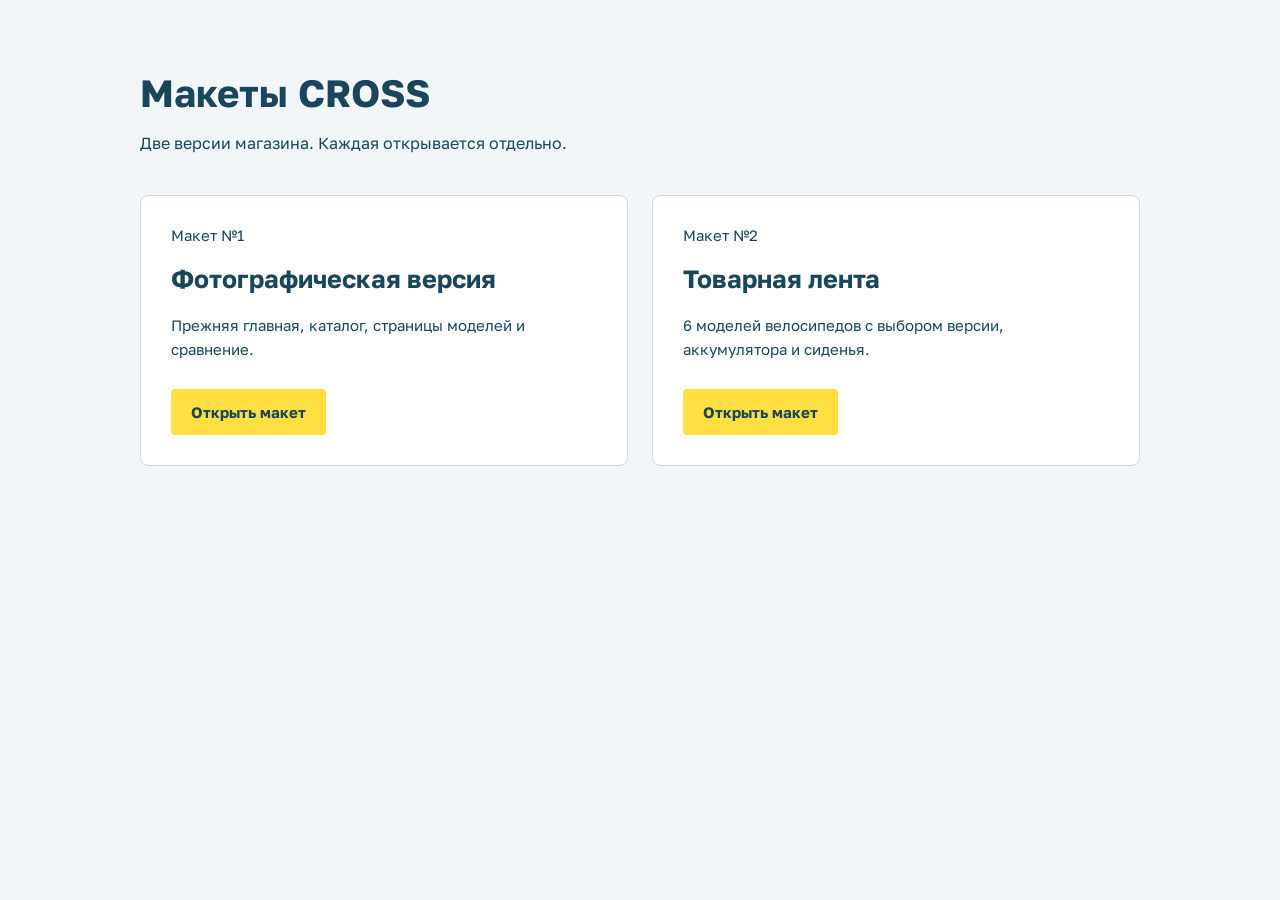
<file: public/index.html>
<!doctype html>
<html lang="ru">
<head>
  <meta charset="utf-8">
  <meta name="viewport" content="width=device-width, initial-scale=1">
  <title>CROSS | Макеты</title>
  <link rel="icon" href="data:,">
  <link rel="stylesheet" href="./mockups.css">
</head>
<body>
  <main>
    <h1>Макеты CROSS</h1>
    <p>Две версии магазина. Каждая открывается отдельно.</p>
    <div class="versions">
      <a href="./mockup-1/"><span>Макет №1</span><h2>Фотографическая версия</h2><p>Прежняя главная, каталог, страницы моделей и сравнение.</p><strong>Открыть макет</strong></a>
      <a href="./mockup-2/"><span>Макет №2</span><h2>Товарная лента</h2><p>6 моделей велосипедов с выбором версии, аккумулятора и сиденья.</p><strong>Открыть макет</strong></a>
    </div>
  </main>
</body>
</html>
</file>
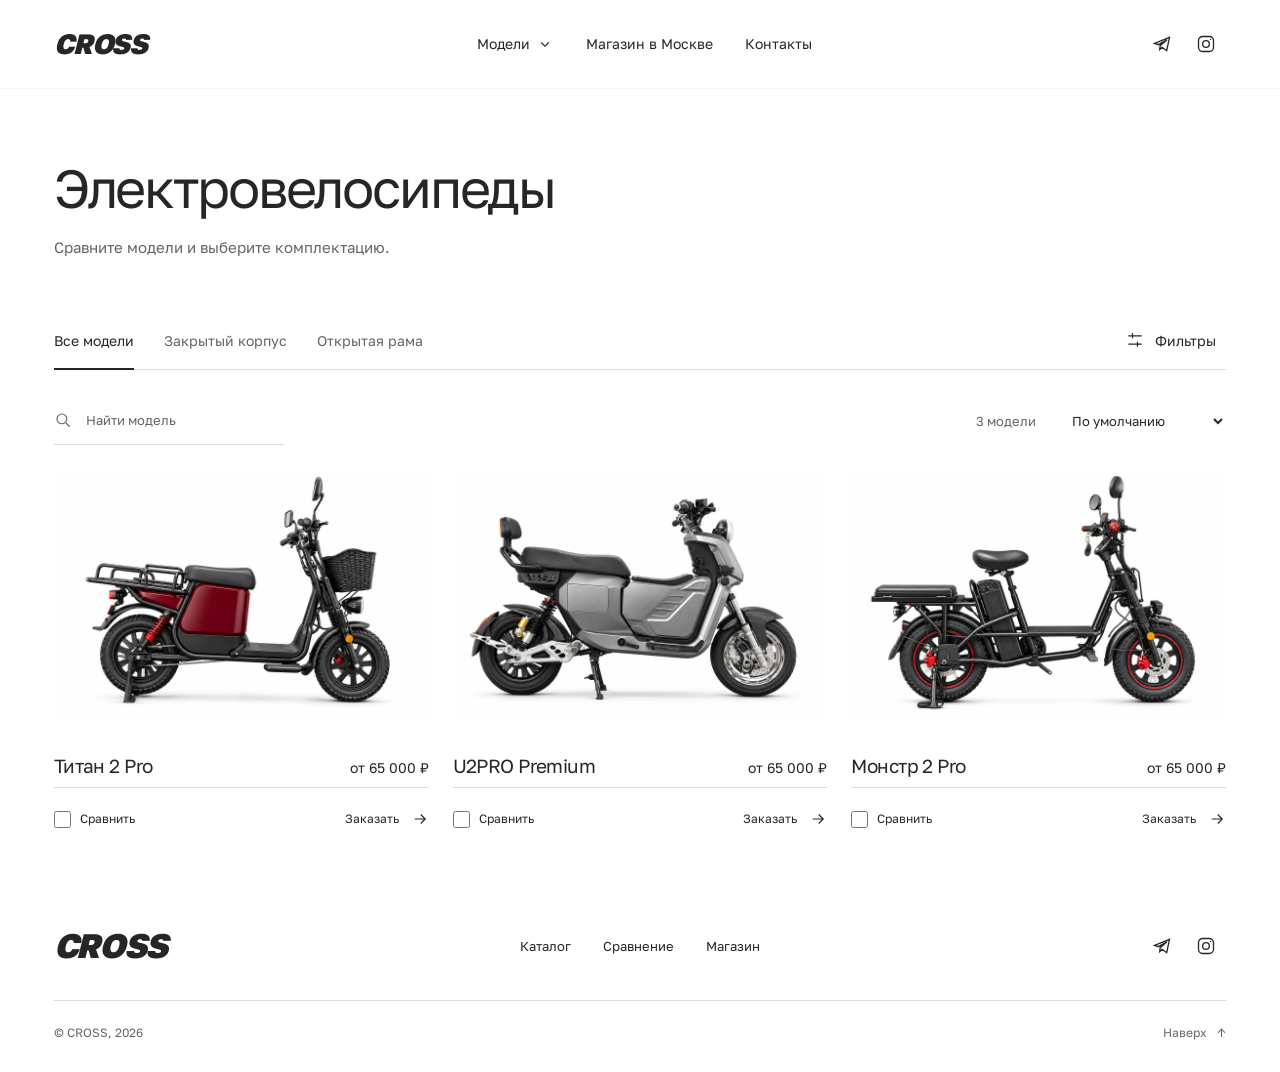
<file: public/catalog/index.html>
<!doctype html>
<html lang="ru">
<head>
  <meta charset="utf-8">
  <meta name="viewport" content="width=device-width, initial-scale=1">
  <meta name="theme-color" content="#f5f5f2">
  <meta name="description" content="Каталог электровелосипедов CROSS. Сравните модели и выберите комплектацию.">
  <title>Каталог электровелосипедов | CROSS</title>
  <link rel="icon" href="data:,">
  <link rel="preload" href="../assets/GolosText.ttf" as="font" type="font/ttf" crossorigin>
  <link rel="stylesheet" href="../style.css">
  <script type="module" src="../app.js"></script>
</head>
<body data-page="catalog">
  <a class="skip" href="#main">Перейти к содержимому</a>
  <header class="site-header" data-header></header>
  <main id="main" class="catalog-page section-wrap">
    <div class="catalog-heading"><h1>Электровелосипеды</h1><p>Сравните модели и выберите комплектацию.</p></div>
    <div class="catalog-toolbar">
      <div class="category-tabs" role="group" aria-label="Конструкция байка">
        <button type="button" data-category="all" aria-pressed="true">Все модели</button>
        <button type="button" data-category="enclosed" aria-pressed="false">Закрытый корпус</button>
        <button type="button" data-category="open" aria-pressed="false">Открытая рама</button>
      </div>
      <button class="filter-button" type="button" data-open-filters><svg viewBox="0 0 24 24" aria-hidden="true"><path d="M4 7h16M4 17h16M9 4v6M15 14v6"/></svg>Фильтры<span data-filter-count></span></button>
    </div>
    <div class="catalog-controls">
      <label class="search-field"><svg viewBox="0 0 24 24" aria-hidden="true"><circle cx="10.5" cy="10.5" r="6.5"/><path d="m16 16 5 5"/></svg><input type="search" name="search" placeholder="Найти модель" aria-label="Найти модель" data-search></label>
      <span class="result-count" data-result-count role="status"></span>
      <label class="sort-field"><span class="sr-only">Сортировка</span><select data-sort><option value="featured">По умолчанию</option><option value="price-asc">Сначала дешевле</option><option value="price-desc">Сначала дороже</option></select></label>
    </div>
    <div class="active-filters" data-active-filters></div>
    <div class="product-grid" data-catalog-products></div>
    <div class="empty-state" data-empty hidden><h2>Ничего не нашлось</h2><p>Попробуйте другое название или сбросьте фильтры.</p><button class="button button-dark" type="button" data-reset-catalog>Показать все модели</button></div>
  </main>
  <dialog class="filter-dialog" data-filter-dialog aria-labelledby="filter-title">
    <form data-filter-form>
      <div class="dialog-heading"><h2 id="filter-title">Фильтры</h2><button class="icon-button" type="button" data-close-filters aria-label="Закрыть фильтры"><svg viewBox="0 0 24 24" aria-hidden="true"><path d="m6 6 12 12M6 18 18 6"/></svg></button></div>
      <fieldset><legend>Конструкция</legend><label class="radio-row"><input type="radio" name="frame" value="all" checked>Все модели</label><label class="radio-row"><input type="radio" name="frame" value="enclosed">Закрытый корпус</label><label class="radio-row"><input type="radio" name="frame" value="open">Открытая рама</label></fieldset>
      <fieldset><legend>Цена, ₽</legend><div class="price-inputs"><label>От<input name="min" type="number" min="0" max="9999999" step="1" inputmode="numeric" placeholder="Любая"></label><label>До<input name="max" type="number" min="0" max="9999999" step="1" inputmode="numeric" placeholder="Любая"></label></div><p class="field-help">Сравниваем начальную цену. При заданном бюджете модели с ценой по запросу не отображаются.</p><p class="field-error" data-price-error role="alert" hidden>Минимальная цена должна быть не выше максимальной.</p></fieldset>
      <div class="filter-actions"><button class="button button-dark" type="submit">Показать модели</button><button class="quiet-link" type="button" data-reset-filters>Сбросить фильтры</button></div>
    </form>
  </dialog>
  <footer class="site-footer" data-footer></footer>
  <div data-compare-tray></div>
  <p class="sr-only" data-announcement role="status"></p>
  <noscript><p class="no-script">Для каталога включите JavaScript.</p></noscript>
</body>
</html>
</file>
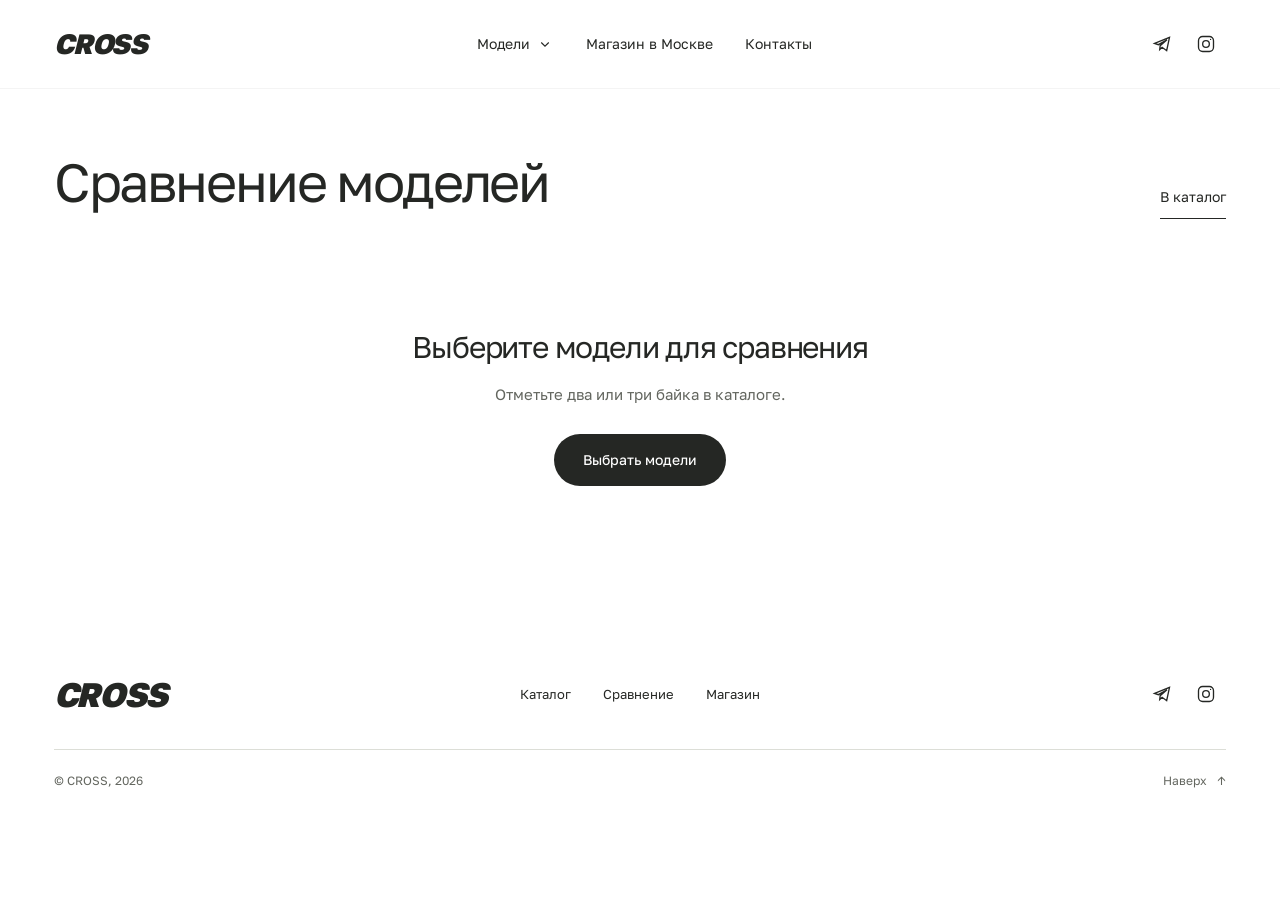
<file: public/compare/index.html>
<!doctype html>
<html lang="ru">
<head>
  <meta charset="utf-8"><meta name="viewport" content="width=device-width, initial-scale=1">
  <meta name="theme-color" content="#f5f5f2"><meta name="description" content="Сравнение моделей электровелосипедов CROSS и доступных комплектаций.">
  <title>Сравнение моделей | CROSS</title>
  <link rel="icon" href="data:,"><link rel="preload" href="../assets/GolosText.ttf" as="font" type="font/ttf" crossorigin>
  <link rel="stylesheet" href="../style.css"><script type="module" src="../app.js"></script>
</head>
<body data-page="compare">
  <a class="skip" href="#main">Перейти к содержимому</a><header class="site-header" data-header></header>
  <main id="main" class="compare-page section-wrap"><div class="section-heading"><h1>Сравнение моделей</h1><a class="text-link" href="../catalog/">В каталог</a></div><div data-comparison></div></main>
  <footer class="site-footer" data-footer></footer><p class="sr-only" data-announcement role="status"></p>
  <noscript><p class="no-script">Для сравнения включите JavaScript. <a href="../catalog/">Открыть каталог</a>.</p></noscript>
</body>
</html>
</file>
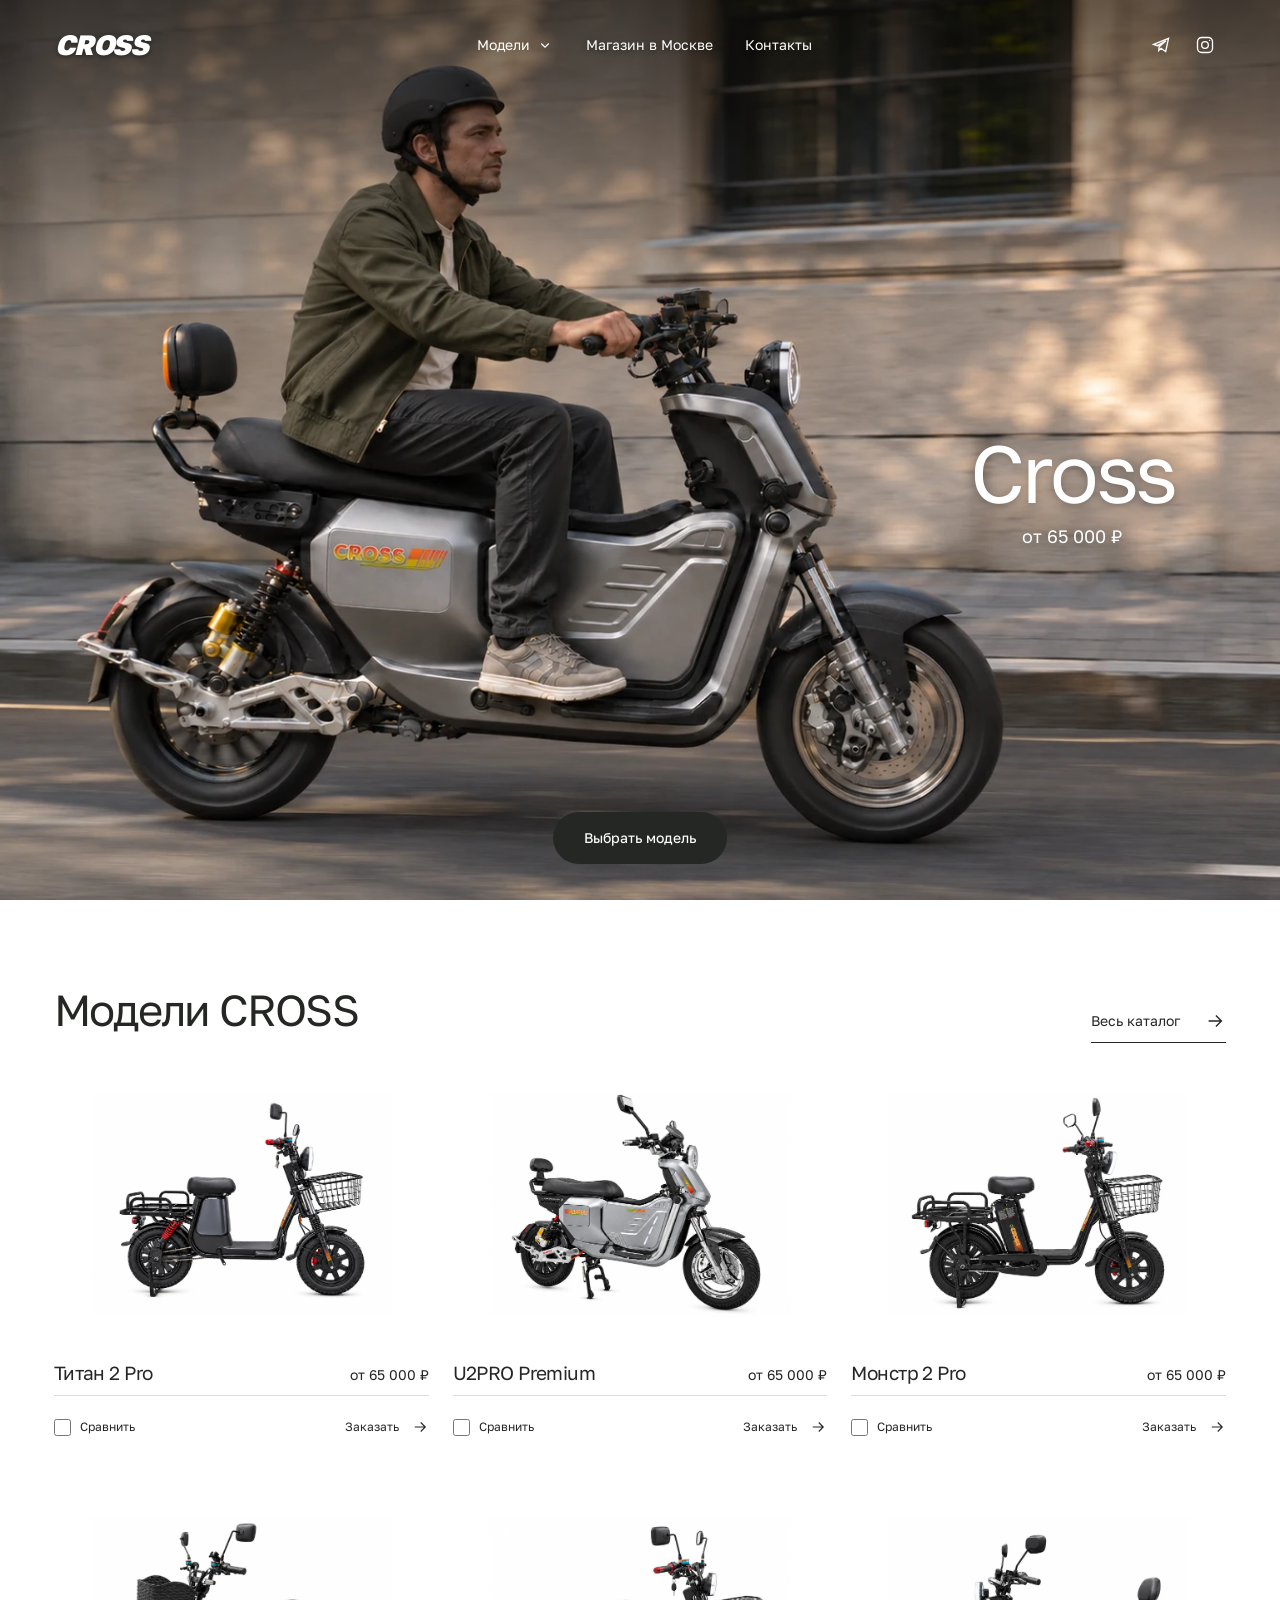
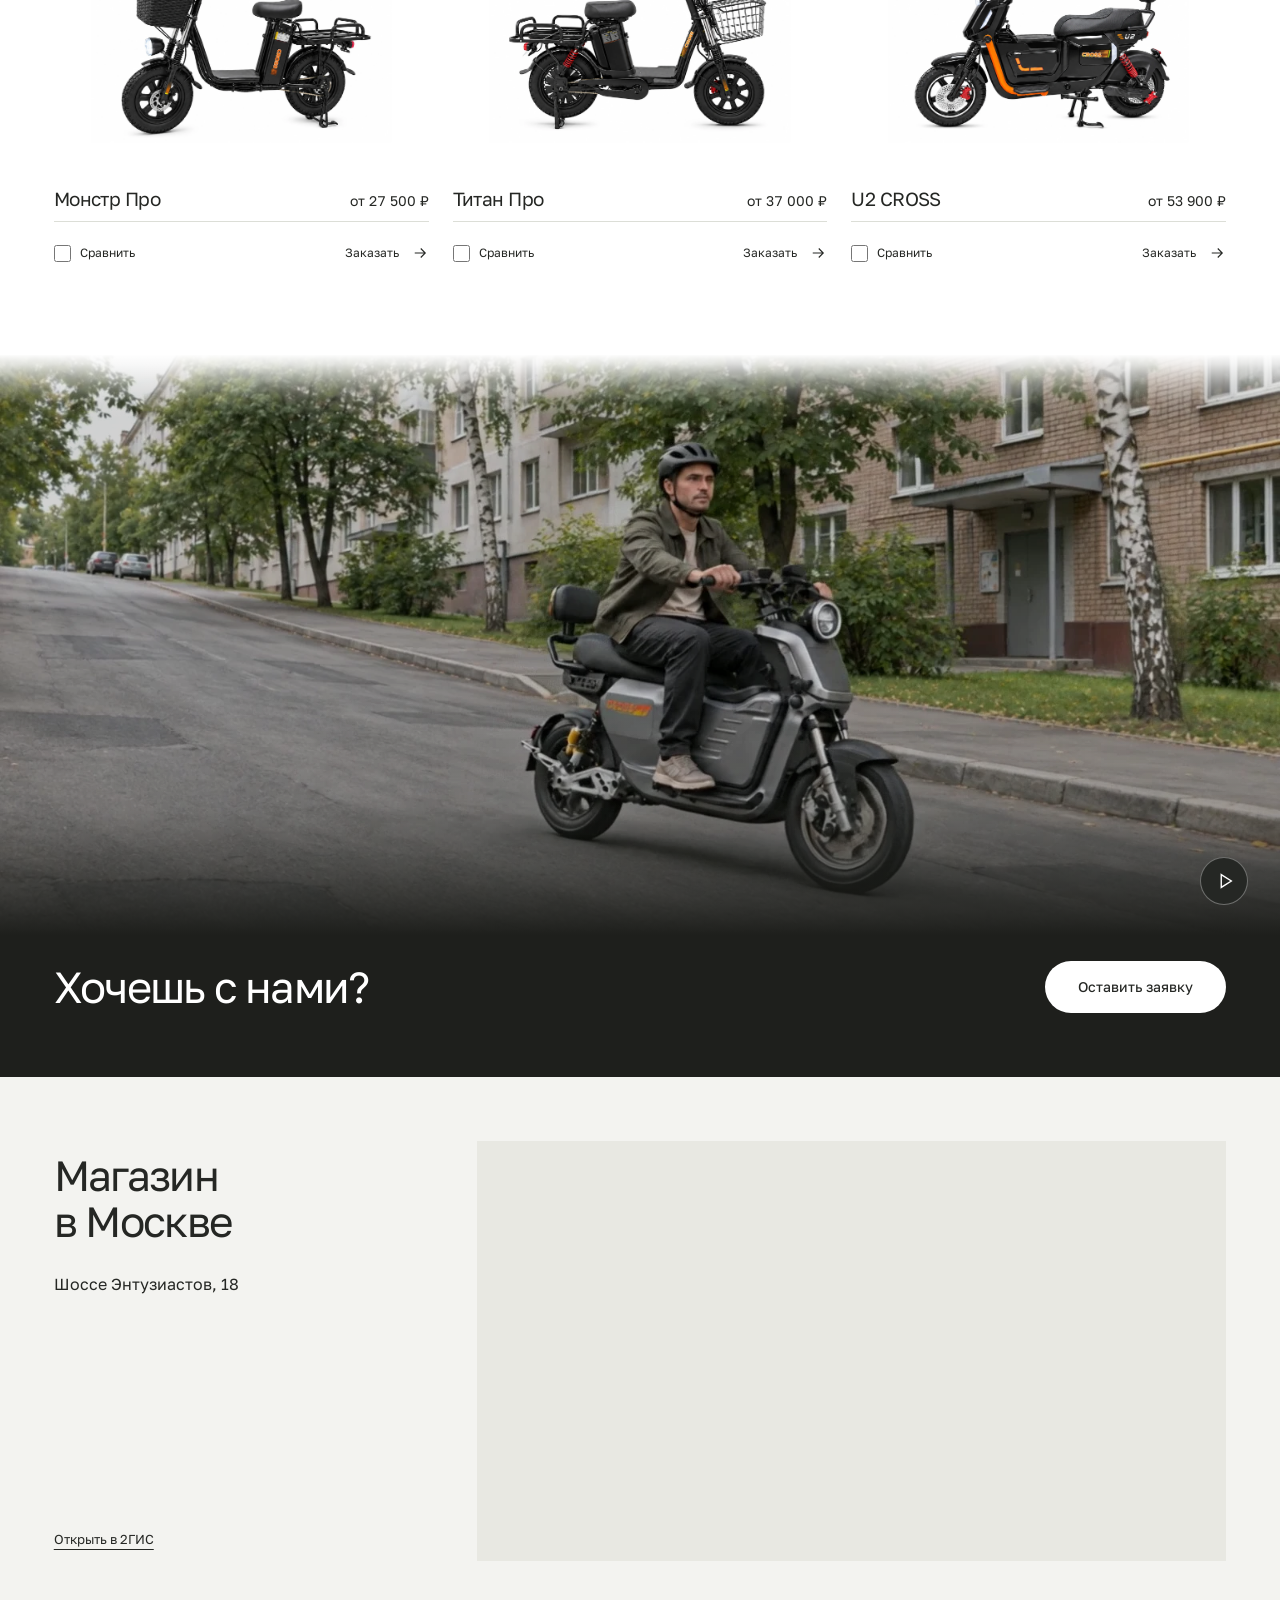
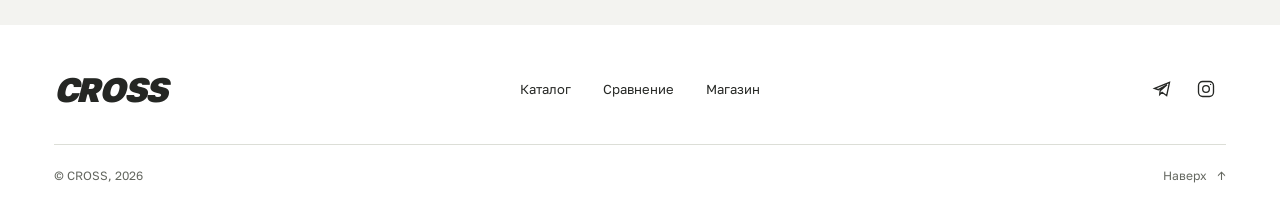
<file: public/mockup-1/index.html>
<!doctype html>
<html lang="ru">
<head>
  <meta charset="utf-8">
  <meta name="viewport" content="width=device-width, initial-scale=1">
  <meta name="theme-color" content="#f5f5f2">
  <meta name="description" content="Электровелосипеды CROSS. Выберите модель, сравните комплектации и свяжитесь с магазином в Москве.">
  <title>CROSS | Электровелосипеды в Москве</title>
  <link rel="icon" href="data:,">
  <link rel="preload" href="./assets/GolosText.ttf" as="font" type="font/ttf" crossorigin>
  <link rel="preload" href="./assets/cross-ride.webp" as="image">
  <link rel="stylesheet" href="./style.css">
  <script type="module" src="./app.js"></script>
</head>
<body data-page="home">
  <a class="skip" href="#main">Перейти к содержимому</a>
  <header class="site-header" data-header></header>
  <main id="main">
    <section class="hero" aria-labelledby="hero-title">
      <img class="hero-image" src="./assets/cross-ride.webp" alt="Человек в оливковой куртке едет на сером электробайке CROSS вдоль городского фасада" width="1672" height="941" fetchpriority="high">
      <div class="hero-copy">
        <h1 id="hero-title">Cross<span class="sr-only">, электровелосипеды</span></h1>
        <p class="hero-price">от 65 000 ₽</p>
      </div>
      <div class="hero-action"><a class="button button-dark" href="./catalog/">Выбрать модель</a></div>
    </section>
    <section class="home-models section-wrap" aria-labelledby="models-title">
      <div class="section-heading"><h2 id="models-title">Модели CROSS</h2><a class="text-link" href="./catalog/">Весь каталог <svg viewBox="0 0 24 24" aria-hidden="true"><path d="M5 12h14m-6-6 6 6-6 6"/></svg></a></div>
      <div class="product-grid" data-home-products></div>
    </section>
    <figure class="ride-film" aria-label="Поездка на CROSS по Москве">
      <video data-ride-video data-src="./assets/cross-moscow-ride.mp4" poster="./assets/cross-moscow-ride-poster.webp" width="1600" height="900" muted loop playsinline preload="none" controls aria-label="Видео поездки на электробайке CROSS"></video>
      <button class="film-toggle" data-film-toggle type="button" hidden aria-label="Воспроизвести видео"><svg viewBox="0 0 24 24" aria-hidden="true"><path d="m9 5 11 7-11 7Z"/></svg></button>
      <noscript><a class="film-fallback" href="./assets/cross-moscow-ride.mp4">Смотреть видео</a></noscript>
    </figure>
    <section class="ride-invite" aria-labelledby="ride-invite-title">
      <h2 id="ride-invite-title">Хочешь с нами?</h2>
      <a class="button button-white" href="./catalog/">Оставить заявку</a>
    </section>
    <section class="store-location section-wrap" id="store" aria-labelledby="store-title">
      <div class="location-copy">
        <h2 id="store-title">Магазин <br>в Москве</h2>
        <address>Шоссе Энтузиастов, 18</address>
        <a class="quiet-link" href="https://2gis.ru/moscow/geo/37.714302,55.749896" target="_blank" rel="noopener noreferrer">Открыть в 2ГИС</a>
      </div>
      <iframe class="location-map" title="2ГИС: магазин CROSS, Москва, шоссе Энтузиастов, 18" src="https://makemap.2gis.ru/widget?data=[base64]" width="960" height="440" loading="lazy" sandbox="allow-modals allow-forms allow-scripts allow-same-origin allow-popups allow-top-navigation-by-user-activation"></iframe>
    </section>
  </main>
  <footer class="site-footer" data-footer></footer>
  <div data-compare-tray></div>
  <p class="sr-only" data-announcement role="status"></p>
  <noscript><p class="no-script">Для выбора моделей включите JavaScript.</p></noscript>
</body>
</html>
</file>
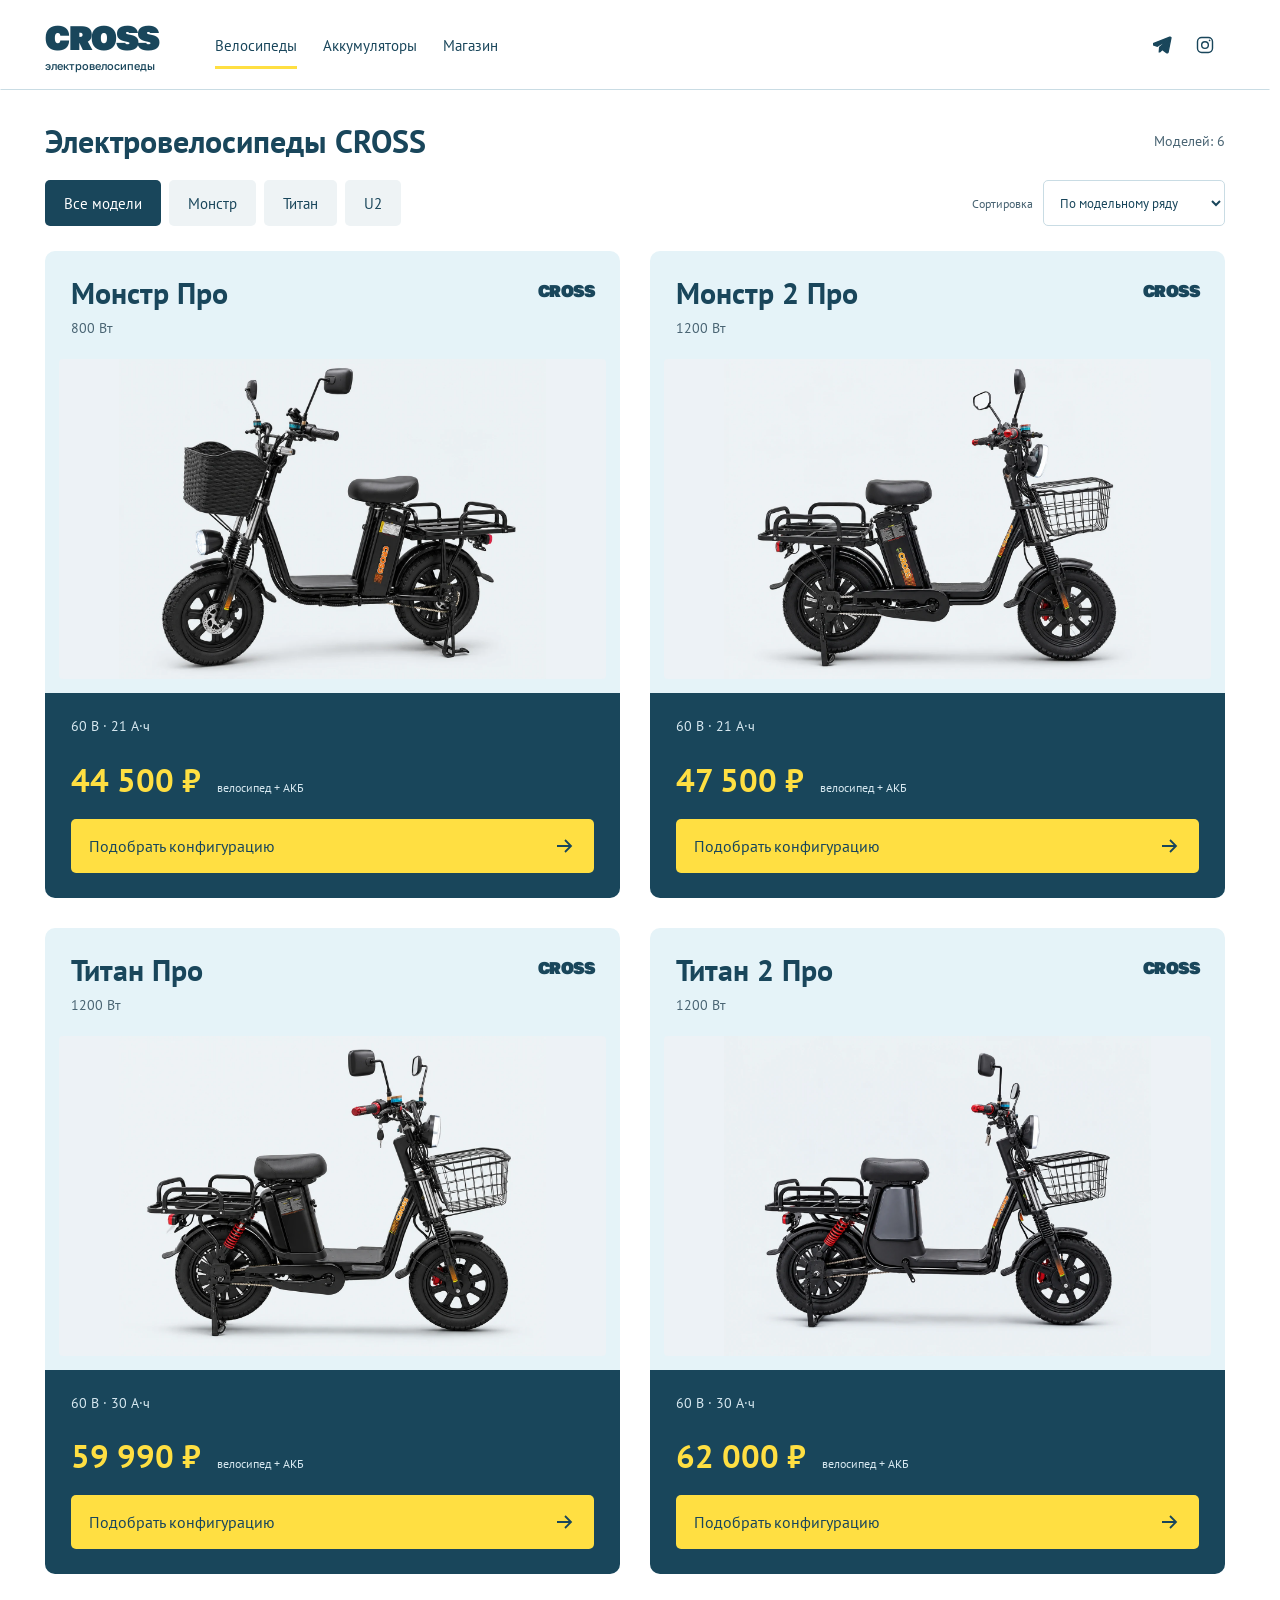
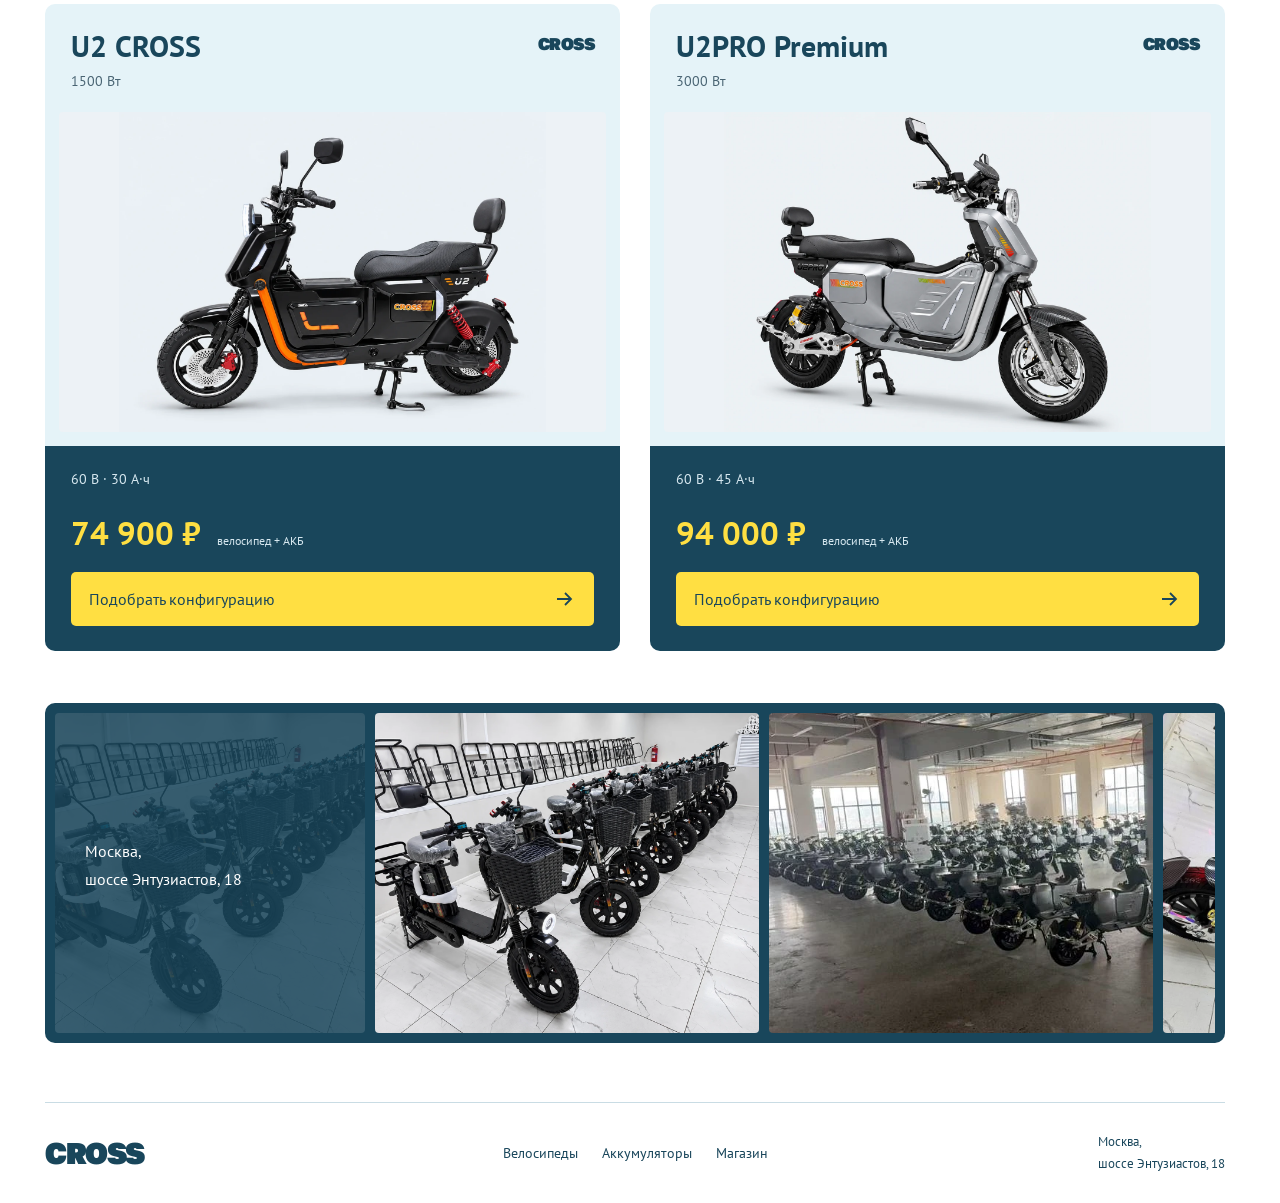
<file: public/mockup-2/index.html>
<!doctype html>
<html lang="ru"><head>
<meta charset="utf-8"><meta name="viewport" content="width=device-width, initial-scale=1"><meta name="theme-color" content="#19465b">
<title>CROSS | Электровелосипеды для работы</title><meta name="description" content="Выберите электровелосипед CROSS, аккумулятор и сиденье. Магазин в Москве на шоссе Энтузиастов, 18.">
<link rel="icon" href="data:,"><link rel="preload" href="./assets/GolosText.ttf" as="font" type="font/ttf" crossorigin><link rel="stylesheet" href="./storefront.css"><script type="module" src="./storefront.js"></script>
<link rel="stylesheet" href="./extras.css">
<link rel="stylesheet" href="./shop-motion.css">
<link rel="stylesheet" href="./navigation.css?v=4"><script type="module" src="./navigation.js"></script>
<link rel="prefetch" href="./batteries/">
<link rel="prefetch" href="./assets/batteries/sample-21.webp" as="image">
<link rel="prefetch" href="./assets/batteries/sample-30.webp" as="image">
<link rel="prefetch" href="./assets/batteries/sample-45.webp" as="image">
<link rel="stylesheet" href="./order.css"><script type="module" src="./order.js"></script>
<link rel="stylesheet" href="./header-layout.css?v=3"><script type="module" src="./header-layout.js?v=3"></script>
<link rel="stylesheet" href="./footer.css">
<link rel="preload" href="./assets/PTSans-Regular.ttf" as="font" type="font/ttf" crossorigin><link rel="preload" href="./assets/PTSans-Bold.ttf" as="font" type="font/ttf" crossorigin><link rel="stylesheet" href="./typography.css">
</head><body>
<a class="skip" href="#catalog">Перейти к велосипедам</a>
<header class="header"><div class="wrap header-inner">
<a class="logo" href="./" aria-label="CROSS, главная">CROSS<span>электровелосипеды</span></a>
<nav aria-label="Основная навигация"><a href="#catalog" aria-current="page">Велосипеды</a><a href="./batteries/">Аккумуляторы</a><a href="#store">Магазин</a></nav>
<div class="social-links"><a href="https://t.me/bike_cross" aria-label="Telegram CROSS"><svg viewBox="0 0 24 24" aria-hidden="true"><path fill="currentColor" d="m21.5 3.5-3.4 17c-.2 1-1 1.2-1.8.7l-5.2-3.9-2.5 2.4c-.3.3-.5.5-1 .5l.4-5.3 9.7-8.8c.4-.4-.1-.6-.6-.3L5.1 13.4 0 11.8c-1-.3-1-1 .2-1.5L20 2.7c.9-.3 1.7.2 1.5.8Z"/></svg></a><span aria-label="Instagram" role="img"><svg viewBox="0 0 24 24" aria-hidden="true"><rect x="3" y="3" width="18" height="18" rx="5"/><circle cx="12" cy="12" r="4"/><circle cx="17.5" cy="6.5" r="1" fill="currentColor" stroke="none"/></svg></span></div>
</div></header>
<main>
<section class="wrap catalog" id="catalog" aria-labelledby="catalog-title"><div class="catalog-heading"><h1 id="catalog-title">Электровелосипеды CROSS</h1><span id="result-count" role="status">6 моделей</span></div><div class="toolbar"><div class="families" aria-label="Семейство велосипеда"><button data-family="all" aria-pressed="true">Все модели</button><button data-family="monster" aria-pressed="false">Монстр</button><button data-family="titan" aria-pressed="false">Титан</button><button data-family="u2" aria-pressed="false">U2</button></div><label class="sort">Сортировка<select id="sort"><option value="default">По модельному ряду</option><option value="price">Сначала дешевле</option><option value="price-desc">Сначала дороже</option></select></label></div><div id="feed" class="feed"><p>Загружаем модели CROSS…</p></div><noscript><p>Включите JavaScript, чтобы выбрать комплектацию.</p></noscript></section>
<section class="wrap shop-gallery" id="store" aria-labelledby="shop-title">
  <div class="shop-panel"><img src="./assets/shop/shop-6.webp" alt="" loading="lazy"><div class="shop-contact"><p id="shop-title">Москва,<br>шоссе Энтузиастов, 18</p></div></div>
  <div class="shop-photos" aria-label="Фотографии магазина и велосипедов"><div class="shop-photo"><img src="./assets/shop/shop-6.webp" alt="Ряд велосипедов в магазине CROSS" loading="lazy"></div><div class="shop-photo"><img src="./assets/shop/shop-66.webp" alt="Помещение с рядами велосипедов из канала CROSS" loading="lazy"></div><div class="shop-photo"><img src="./assets/shop/shop-68.webp" alt="Несколько велосипедов U2PRO Premium" loading="lazy"></div></div>
</section>
</main><footer class="wrap footer"><a class="logo" href="./" aria-label="CROSS, главная">CROSS</a><nav aria-label="Навигация в подвале"><a href="./#catalog">Велосипеды</a><a href="./batteries/">Аккумуляторы</a><a href="./#store">Магазин</a></nav><address>Москва,<br>шоссе Энтузиастов, 18</address></footer>
<dialog id="battery-dialog" aria-labelledby="battery-dialog-title"><div class="dialog-heading"><h2 id="battery-dialog-title">Аккумулятор CROSS</h2><button class="close" data-close-dialog aria-label="Закрыть"><svg viewBox="0 0 24 24" aria-hidden="true"><path d="m6 6 12 12M18 6 6 18"/></svg></button></div><p>Узнайте стоимость и совместимость с вашим велосипедом в магазине.</p><a class="contact-call" href="tel:+79261039797">Позвонить: +7 926 103-97-97</a></dialog>
<dialog id="order-dialog" aria-labelledby="order-title">
<div class="dialog-heading"><h2 id="order-title">Оформить заказ</h2><button id="close-order" class="close" aria-label="Закрыть"><svg viewBox="0 0 24 24" aria-hidden="true"><path d="m6 6 12 12M18 6 6 18"/></svg></button></div>
<div id="order-configuration"></div>
<form id="order-form">
<label>Как вас зовут<input name="name" autocomplete="name" required maxlength="100"></label>
<label>Возраст (необязательно)<input name="age" type="number" min="1" max="120" inputmode="numeric"></label>
<label>Как с вами связаться<select name="method"><option>Telegram</option><option>Звонок</option><option>WhatsApp</option></select></label>
<label>Номер телефона или Telegram<input name="contact" required maxlength="100"></label>
<label>Комментарий (необязательно)<textarea name="comment" maxlength="1000" placeholder="Например, удобное время для связи"></textarea></label>
<button class="save-build" type="submit">Продолжить в Telegram</button>
<small>Откроется чат магазина с текстом заказа. Нажмите «Отправить» в Telegram.</small>
</form></dialog>
</body></html>
</file>
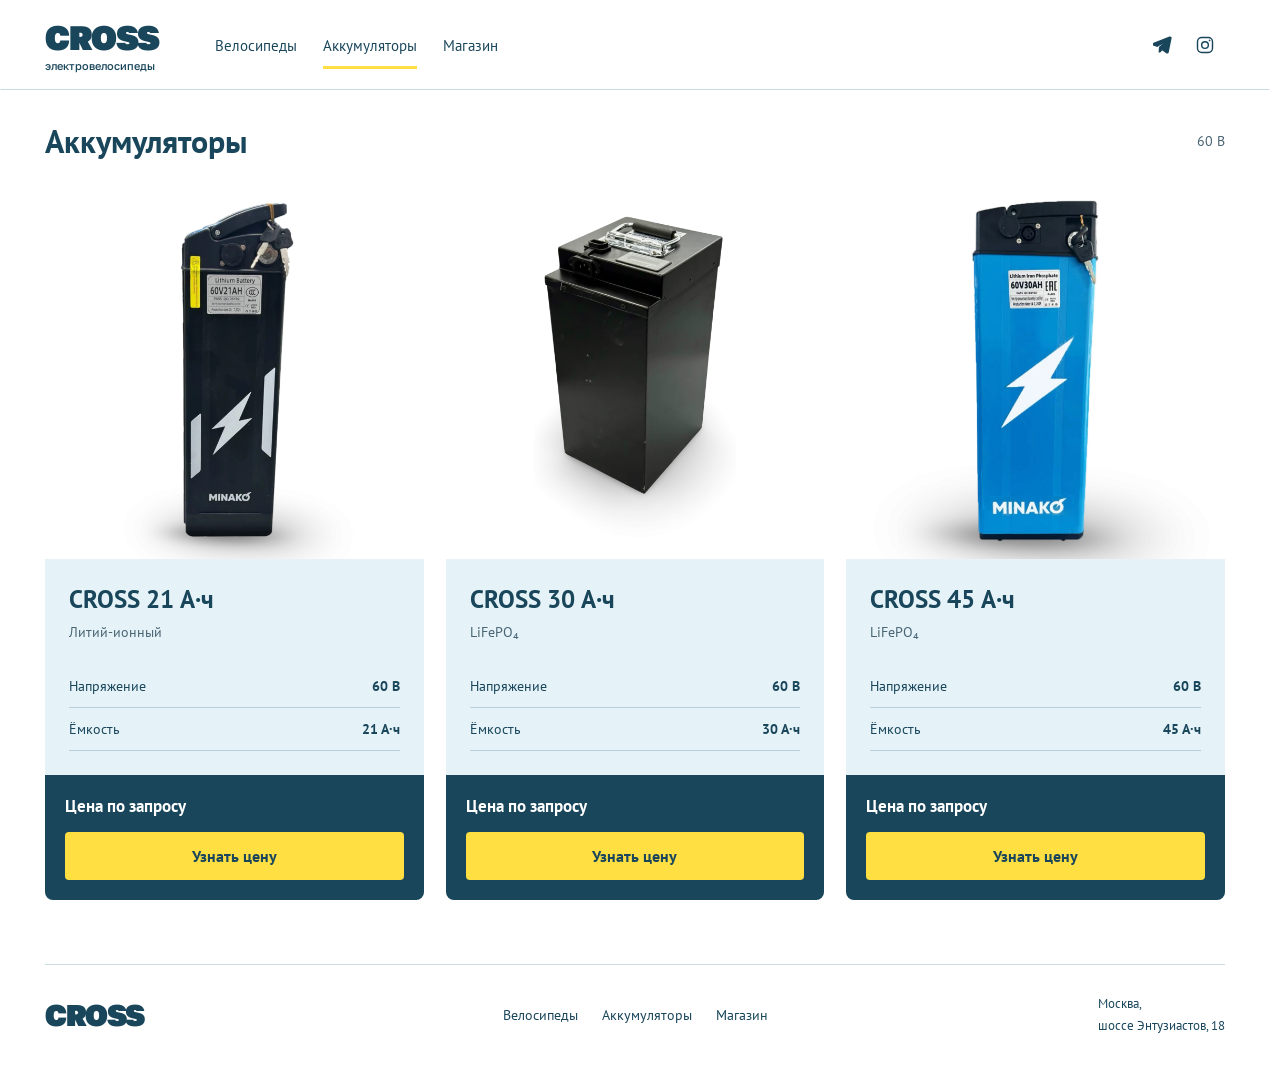
<file: public/mockup-2/batteries/index.html>
<!doctype html>
<html lang="ru">
<head>
  <meta charset="utf-8"><meta name="viewport" content="width=device-width, initial-scale=1">
  <title>Аккумуляторы | CROSS</title>
  <meta name="theme-color" content="#19465b">
  <link rel="icon" href="data:,">
  <link rel="preload" href="../assets/GolosText.ttf" as="font" type="font/ttf" crossorigin>
  <link rel="stylesheet" href="../navigation.css?v=4"><script type="module" src="../navigation.js"></script>
  <link rel="preload" href="../assets/batteries/sample-21.webp" as="image">
  <link rel="preload" href="../assets/batteries/sample-30.webp" as="image">
  <link rel="preload" href="../assets/batteries/sample-45.webp" as="image">
  <link rel="stylesheet" href="../storefront.css"><link rel="stylesheet" href="../extras.css"><link rel="stylesheet" href="./batteries.css">
<link rel="stylesheet" href="../header-layout.css?v=3"><script type="module" src="../header-layout.js?v=3"></script>
<link rel="stylesheet" href="../footer.css">
<link rel="preload" href="../assets/PTSans-Regular.ttf" as="font" type="font/ttf" crossorigin><link rel="preload" href="../assets/PTSans-Bold.ttf" as="font" type="font/ttf" crossorigin><link rel="stylesheet" href="../typography.css">
</head>
<body>
<a class="skip" href="#batteries">Перейти к аккумуляторам</a>
<header class="header"><div class="wrap header-inner">
<a class="logo" href="../" aria-label="CROSS, главная">CROSS<span>электровелосипеды</span></a>
<nav aria-label="Основная навигация"><a href="../#catalog">Велосипеды</a><a href="./" aria-current="page">Аккумуляторы</a><a href="../#store">Магазин</a></nav>
<div class="social-links"><a href="https://t.me/bike_cross" aria-label="Telegram CROSS"><svg viewBox="0 0 24 24" aria-hidden="true"><path fill="currentColor" d="m21.5 3.5-3.4 17c-.2 1-1 1.2-1.8.7l-5.2-3.9-2.5 2.4c-.3.3-.5.5-1 .5l.4-5.3 9.7-8.8c.4-.4-.1-.6-.6-.3L5.1 13.4 0 11.8c-1-.3-1-1 .2-1.5L20 2.7c.9-.3 1.7.2 1.5.8Z"/></svg></a><span aria-label="Instagram" role="img"><svg viewBox="0 0 24 24" aria-hidden="true"><rect x="3" y="3" width="18" height="18" rx="5"/><circle cx="12" cy="12" r="4"/><circle cx="17.5" cy="6.5" r="1" fill="currentColor" stroke="none"/></svg></span></div>
</div></header>
<main class="wrap catalog battery-page" id="batteries">
  <div class="catalog-heading"><h1>Аккумуляторы</h1><span>60 В</span></div>
  <div class="battery-grid">
    <article class="battery-card">
      <img src="../assets/batteries/sample-21.webp" alt="Временное фото аккумулятора Minako Monster 21 А·ч" width="720" height="720">
      <div class="battery-details"><h2>CROSS 21 А·ч</h2><p>Литий-ионный</p><dl><div><dt>Напряжение</dt><dd>60 В</dd></div><div><dt>Ёмкость</dt><dd>21 А·ч</dd></div></dl><div class="battery-action"><span>Цена по запросу</span><a href="https://t.me/bike_cross">Узнать цену</a></div></div>
    </article>
    <article class="battery-card">
      <img src="../assets/batteries/sample-30.webp" alt="Временное фото аккумулятора Minako Titan 2.0 30 А·ч" width="720" height="720">
      <div class="battery-details"><h2>CROSS 30 А·ч</h2><p>LiFePO₄</p><dl><div><dt>Напряжение</dt><dd>60 В</dd></div><div><dt>Ёмкость</dt><dd>30 А·ч</dd></div></dl><div class="battery-action"><span>Цена по запросу</span><a href="https://t.me/bike_cross">Узнать цену</a></div></div>
    </article>
    <article class="battery-card">
      <img src="../assets/batteries/sample-45.webp" alt="Временное фото Minako Monster 30 А·ч, не фотография CROSS 45 А·ч" width="720" height="720">
      <div class="battery-details"><h2>CROSS 45 А·ч</h2><p>LiFePO₄</p><dl><div><dt>Напряжение</dt><dd>60 В</dd></div><div><dt>Ёмкость</dt><dd>45 А·ч</dd></div></dl><div class="battery-action"><span>Цена по запросу</span><a href="https://t.me/bike_cross">Узнать цену</a></div></div>
    </article>
  </div>
</main>
<footer class="wrap footer"><a class="logo" href="../" aria-label="CROSS, главная">CROSS</a><nav aria-label="Навигация в подвале"><a href="../#catalog">Велосипеды</a><a href="./">Аккумуляторы</a><a href="../#store">Магазин</a></nav><address>Москва,<br>шоссе Энтузиастов, 18</address></footer>
</body>
</html>
</file>
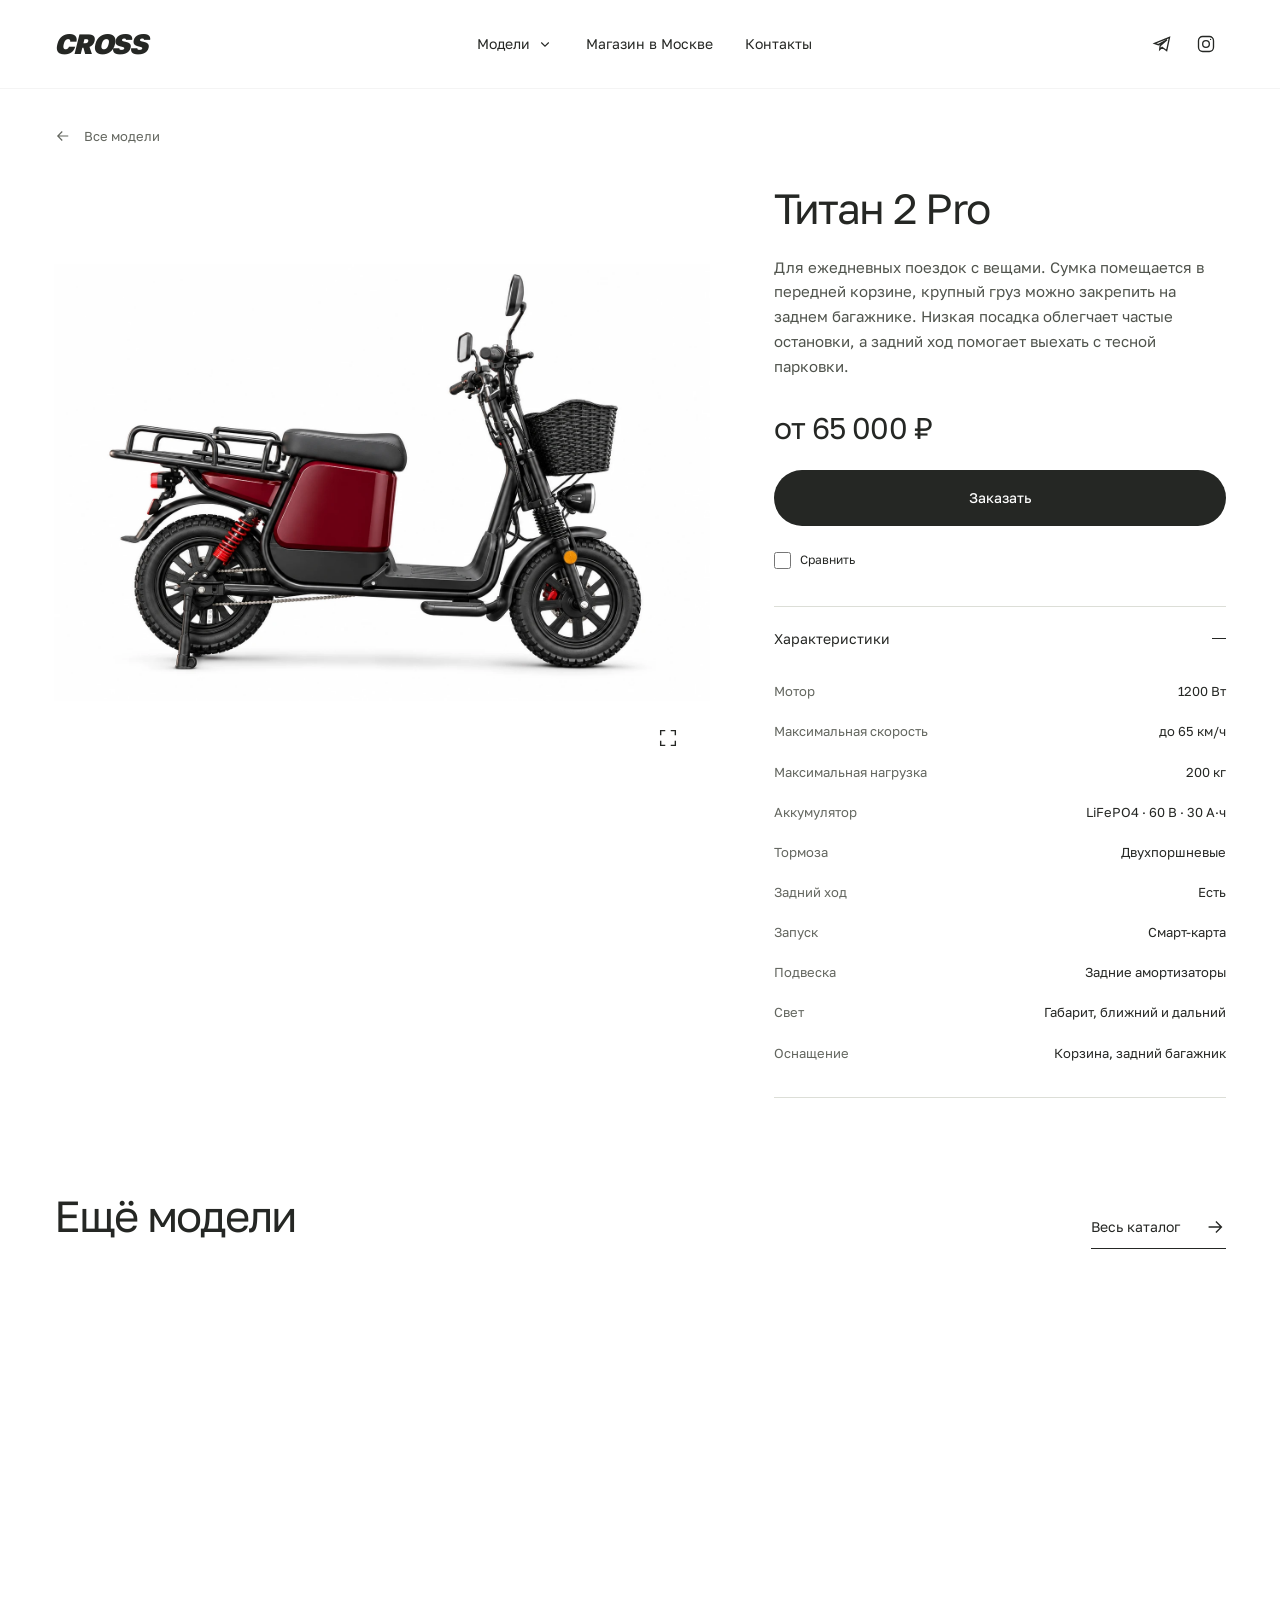
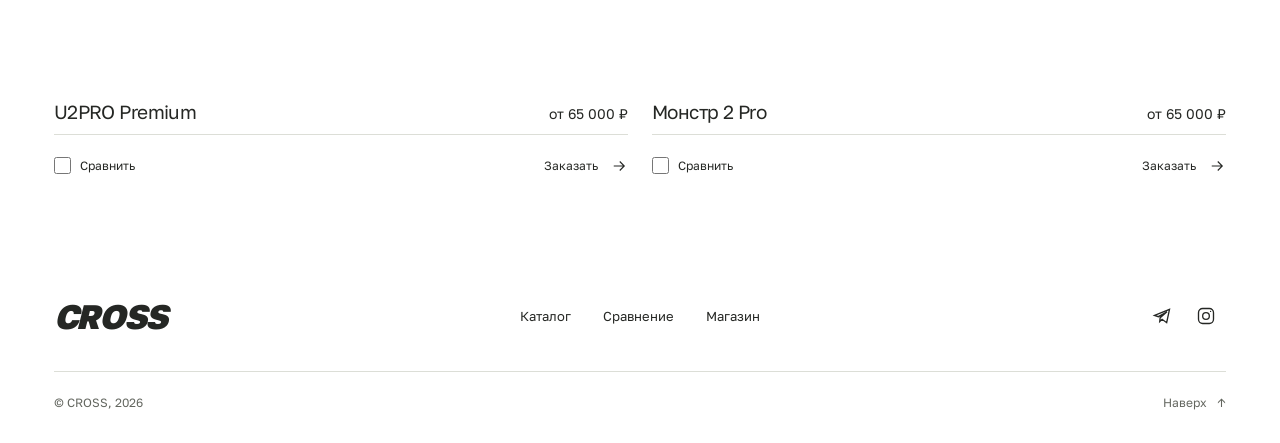
<file: public/models/city/index.html>
<!doctype html>
<html lang="ru">
<head>
  <meta charset="utf-8"><meta name="viewport" content="width=device-width, initial-scale=1">
  <meta name="theme-color" content="#f5f5f2"><meta name="description" content="CROSS Титан 2 Pro: мотор 1200 Вт, аккумулятор LiFePO4 60 В 30 А·ч, передняя корзина и задний багажник.">
  <title>Титан 2 Pro | CROSS</title>
  <link rel="icon" href="data:,"><link rel="preload" href="../../assets/GolosText.ttf" as="font" type="font/ttf" crossorigin>
  <link rel="stylesheet" href="../../style.css"><script type="module" src="../../app.js"></script>
</head>
<body data-page="product" data-product="city">
  <a class="skip" href="#main">Перейти к содержимому</a><header class="site-header" data-header></header>
  <main id="main" class="product-page" data-product-page></main>
  <footer class="site-footer" data-footer></footer><div data-compare-tray></div><p class="sr-only" data-announcement role="status"></p>
  <noscript><p class="no-script">Включите JavaScript для просмотра модели.</p></noscript>
</body>
</html>
</file>
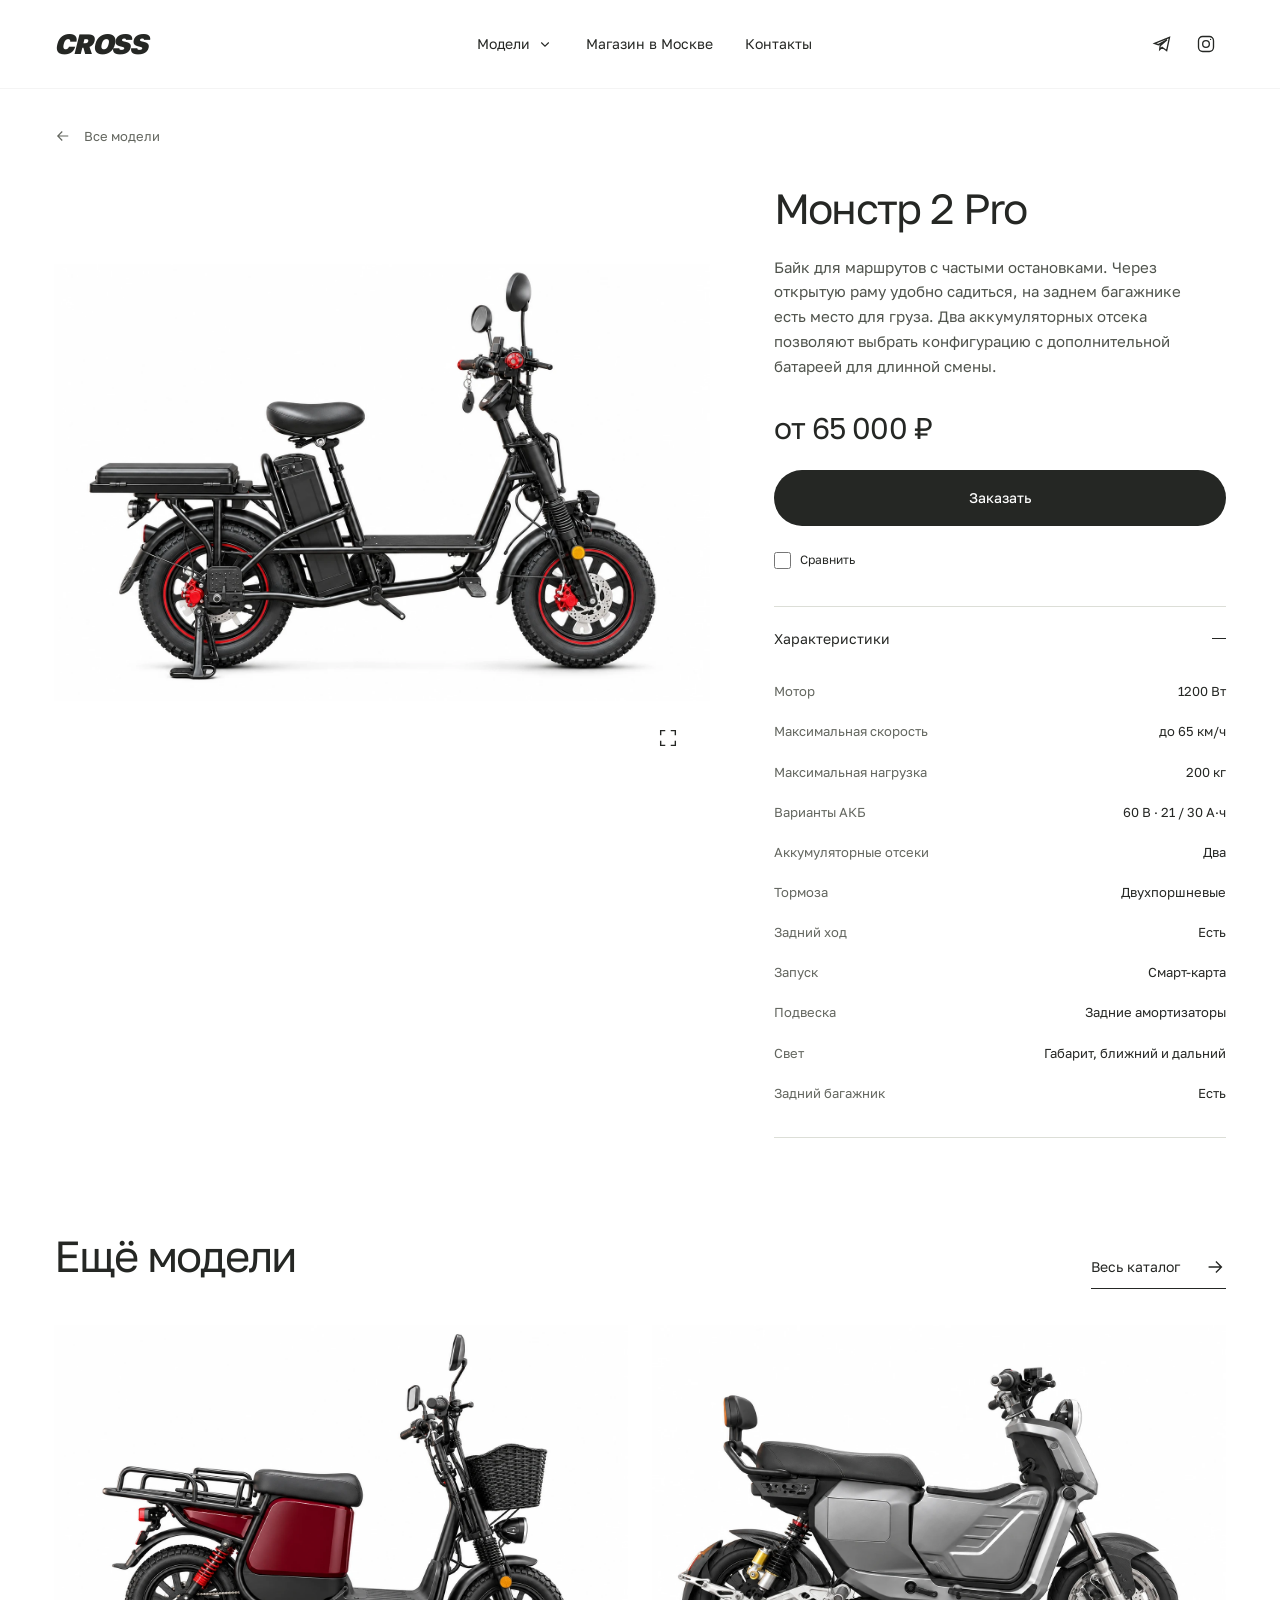
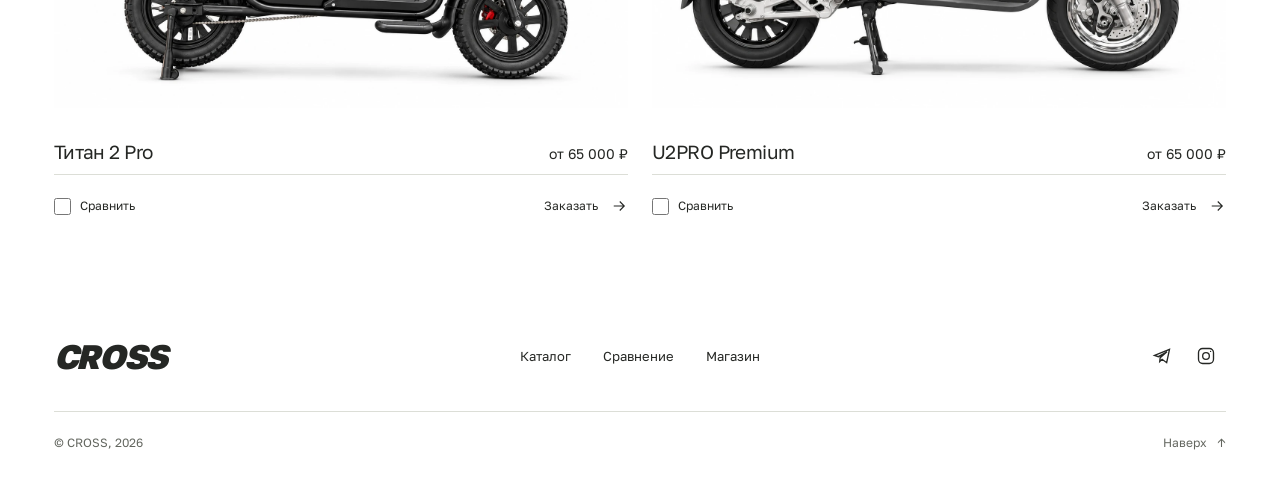
<file: public/models/standard/index.html>
<!doctype html>
<html lang="ru">
<head>
  <meta charset="utf-8"><meta name="viewport" content="width=device-width, initial-scale=1">
  <meta name="theme-color" content="#f5f5f2"><meta name="description" content="CROSS Монстр 2 Pro: мотор 1200 Вт, открытая рама, два аккумуляторных отсека и задний багажник.">
  <title>Монстр 2 Pro | CROSS</title>
  <link rel="icon" href="data:,"><link rel="preload" href="../../assets/GolosText.ttf" as="font" type="font/ttf" crossorigin>
  <link rel="stylesheet" href="../../style.css"><script type="module" src="../../app.js"></script>
</head>
<body data-page="product" data-product="standard">
  <a class="skip" href="#main">Перейти к содержимому</a><header class="site-header" data-header></header>
  <main id="main" class="product-page" data-product-page></main>
  <footer class="site-footer" data-footer></footer><div data-compare-tray></div><p class="sr-only" data-announcement role="status"></p>
  <noscript><p class="no-script">Включите JavaScript для просмотра модели.</p></noscript>
</body>
</html>
</file>
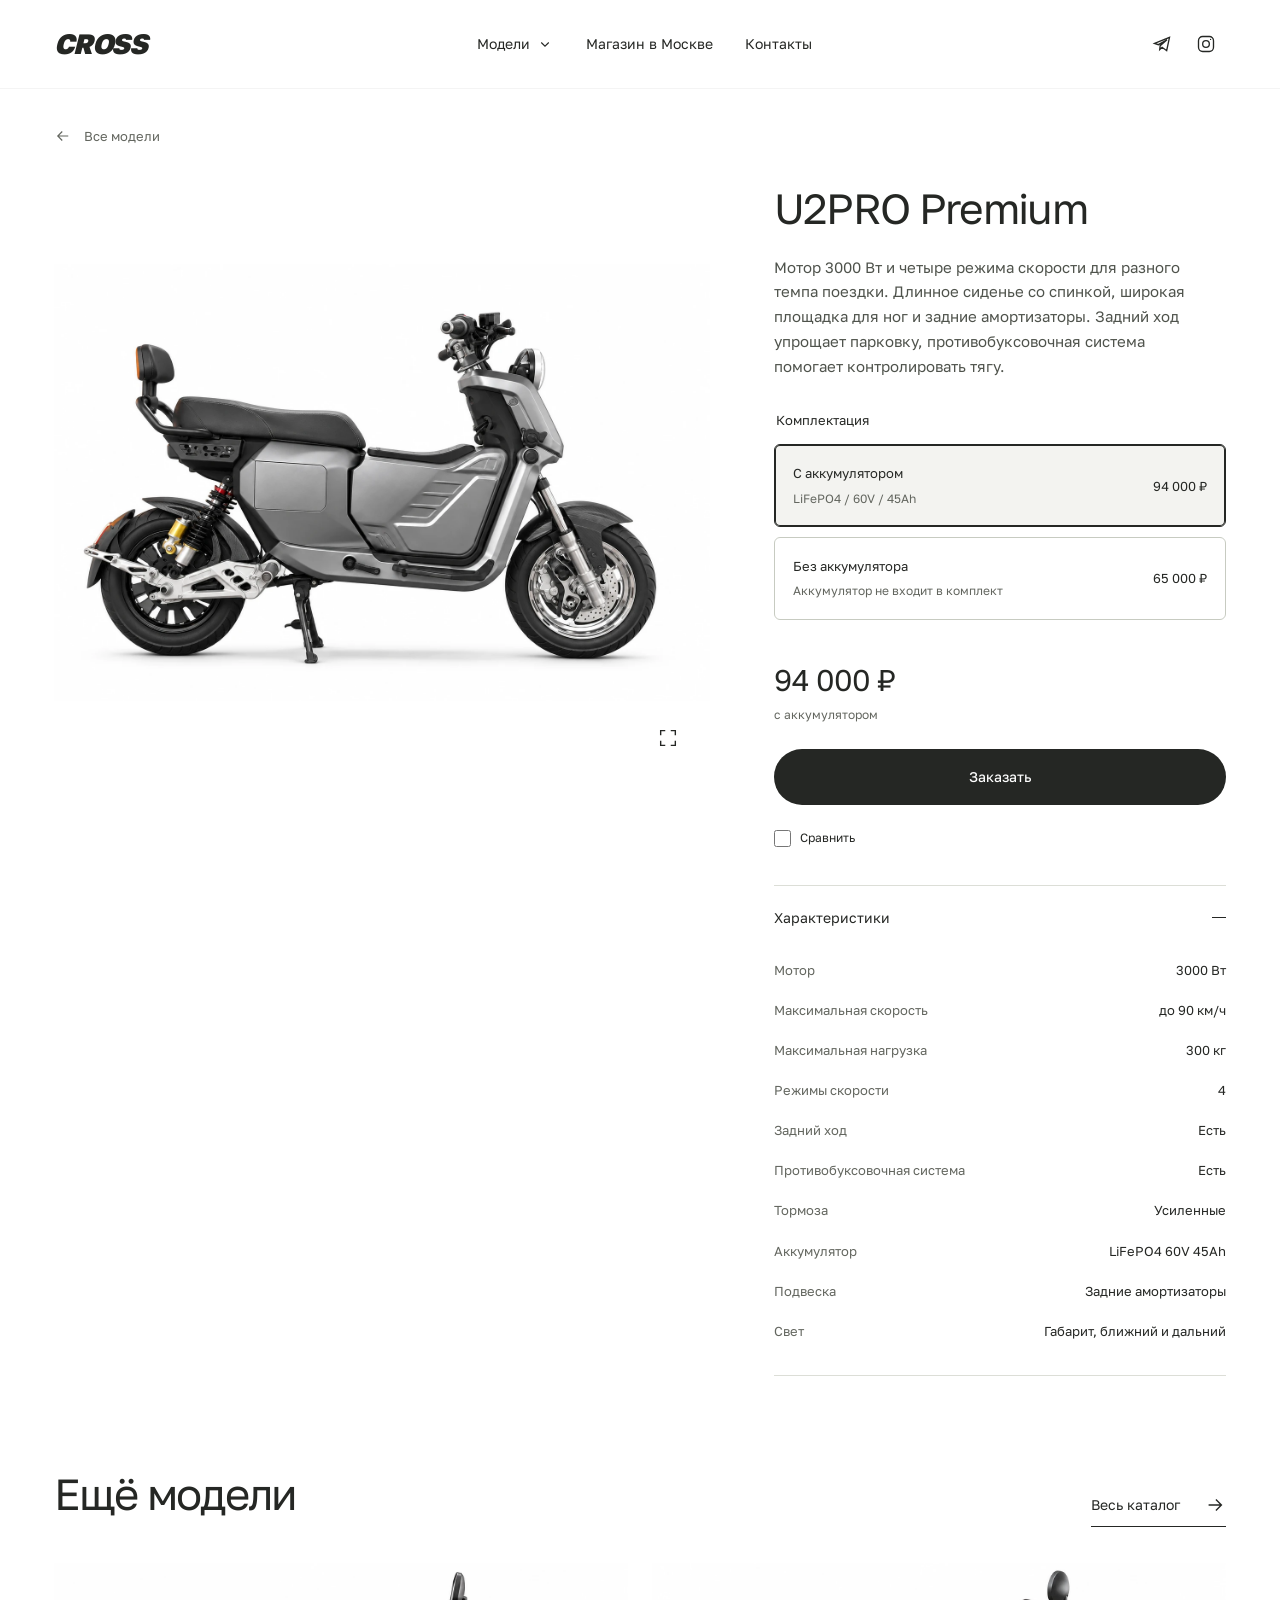
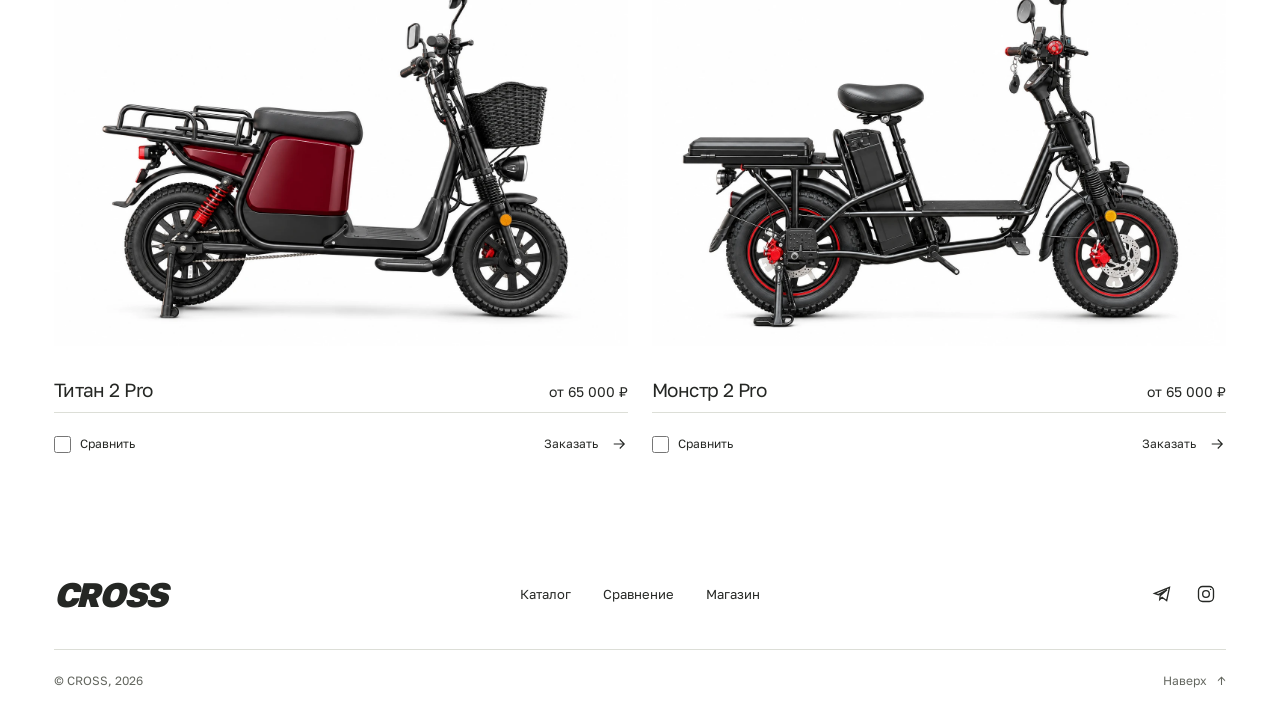
<file: public/models/u2pro-premium/index.html>
<!doctype html>
<html lang="ru">
<head>
  <meta charset="utf-8"><meta name="viewport" content="width=device-width, initial-scale=1">
  <meta name="theme-color" content="#f5f5f2"><meta name="description" content="CROSS U2PRO PREMIUM 3000 Вт. 65 000 ₽ без АКБ или 94 000 ₽ с LiFePO4 60V 45Ah. Выбрать комплектацию.">
  <title>U2PRO Premium | CROSS</title>
  <link rel="icon" href="data:,"><link rel="preload" href="../../assets/GolosText.ttf" as="font" type="font/ttf" crossorigin>
  <link rel="stylesheet" href="../../style.css"><script type="module" src="../../app.js"></script>
</head>
<body data-page="product" data-product="u2pro-premium">
  <a class="skip" href="#main">Перейти к содержимому</a><header class="site-header" data-header></header>
  <main id="main" class="product-page" data-product-page></main>
  <footer class="site-footer" data-footer></footer><div data-compare-tray></div><p class="sr-only" data-announcement role="status"></p>
  <noscript><p class="no-script">U2PRO Premium: 65 000 ₽ без АКБ, 94 000 ₽ с АКБ.</p></noscript>
</body>
</html>
</file>
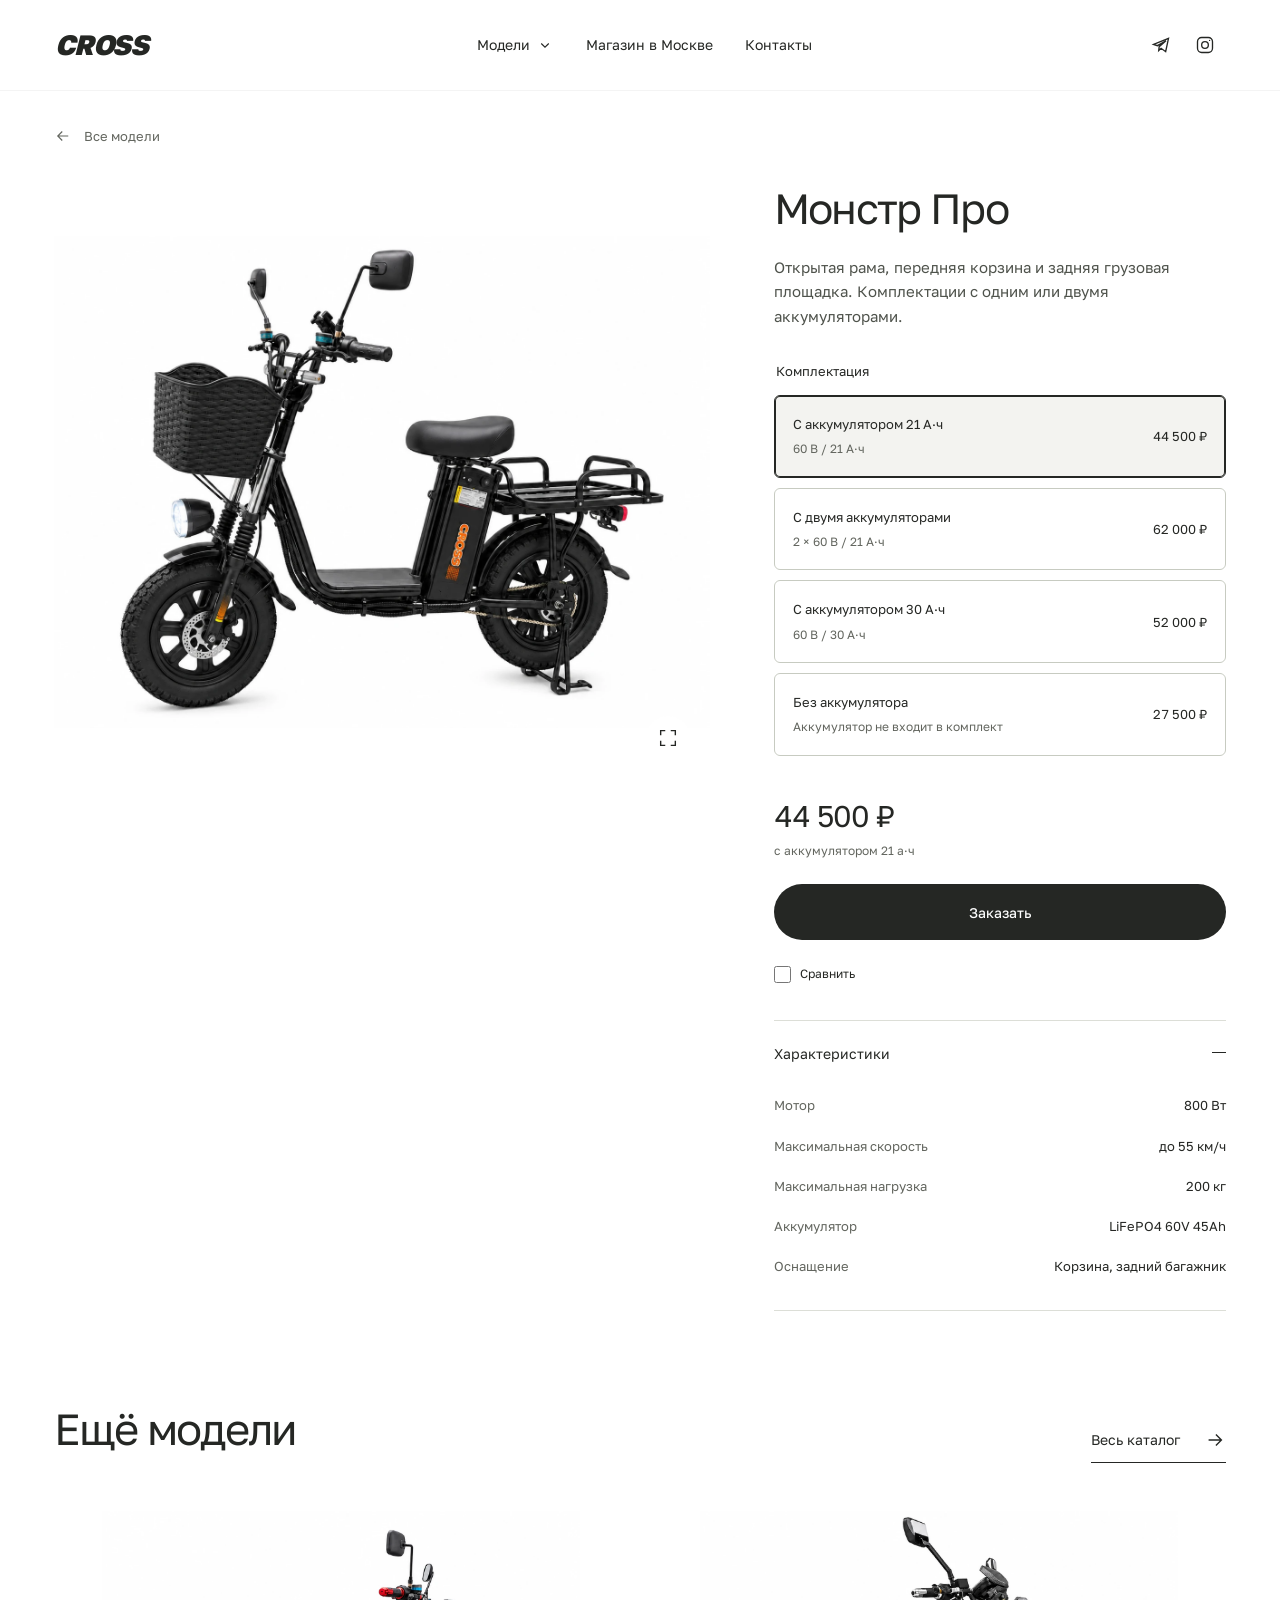
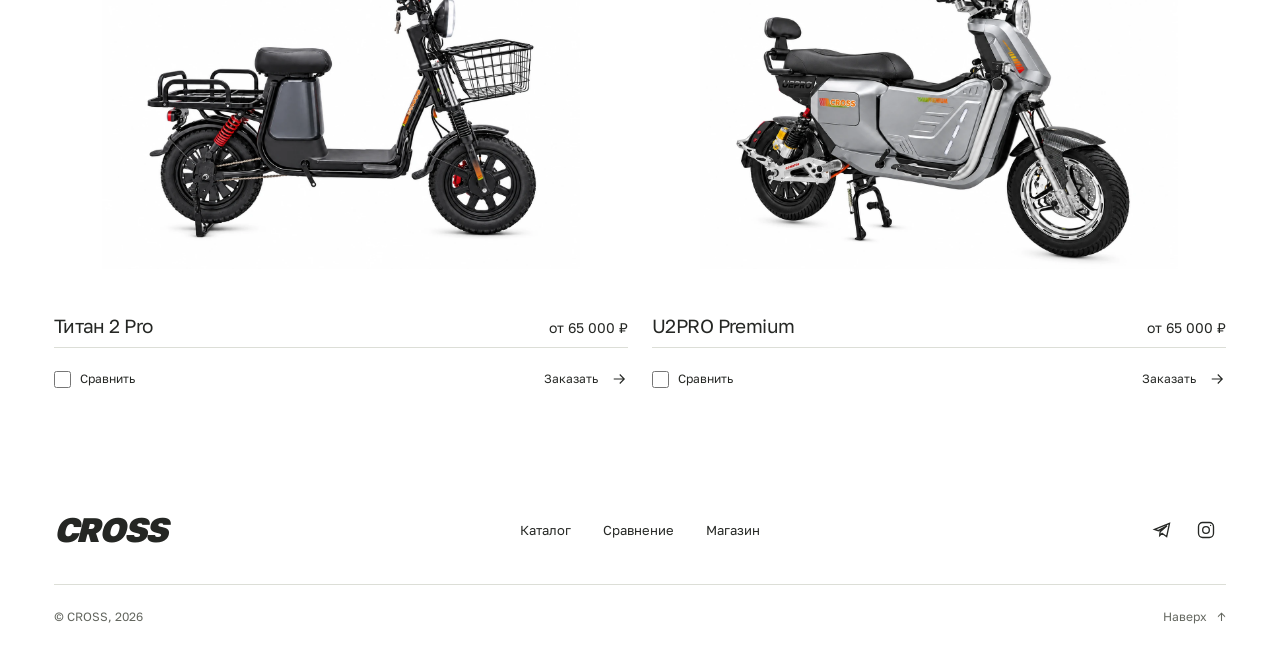
<file: public/mockup-1/models/monster-pro/index.html>
<!doctype html>
<html lang="ru"><head><meta charset="utf-8"><meta name="viewport" content="width=device-width, initial-scale=1"><title>Монстр Про | CROSS</title><link rel="icon" href="data:,"><link rel="stylesheet" href="../../style.css"><script type="module" src="../../app.js"></script></head><body data-page="product" data-product="monster-pro"><a class="skip" href="#main">Перейти к содержимому</a><header class="site-header" data-header></header><main id="main" class="product-page" data-product-page></main><footer class="site-footer" data-footer></footer><div data-compare-tray></div><p class="sr-only" data-announcement role="status"></p><noscript><p>Включите JavaScript для просмотра модели.</p></noscript></body></html>
</file>
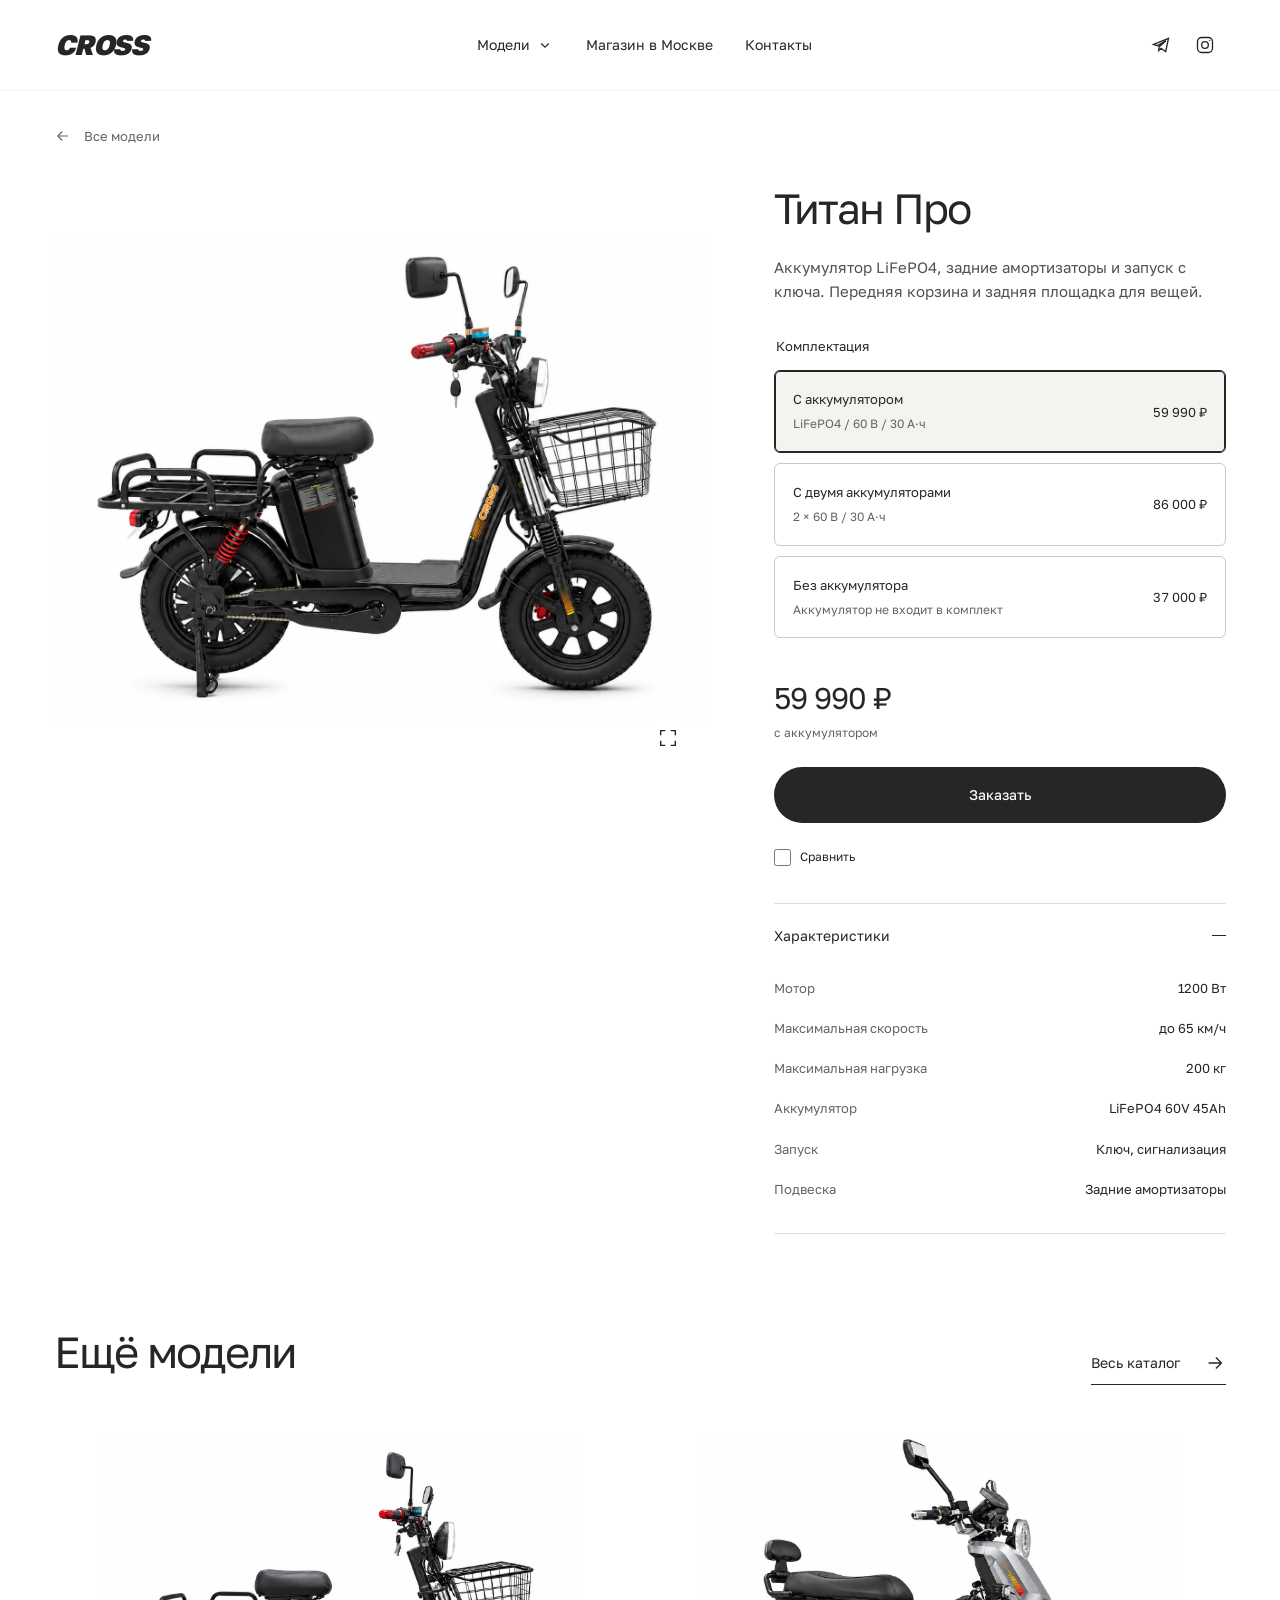
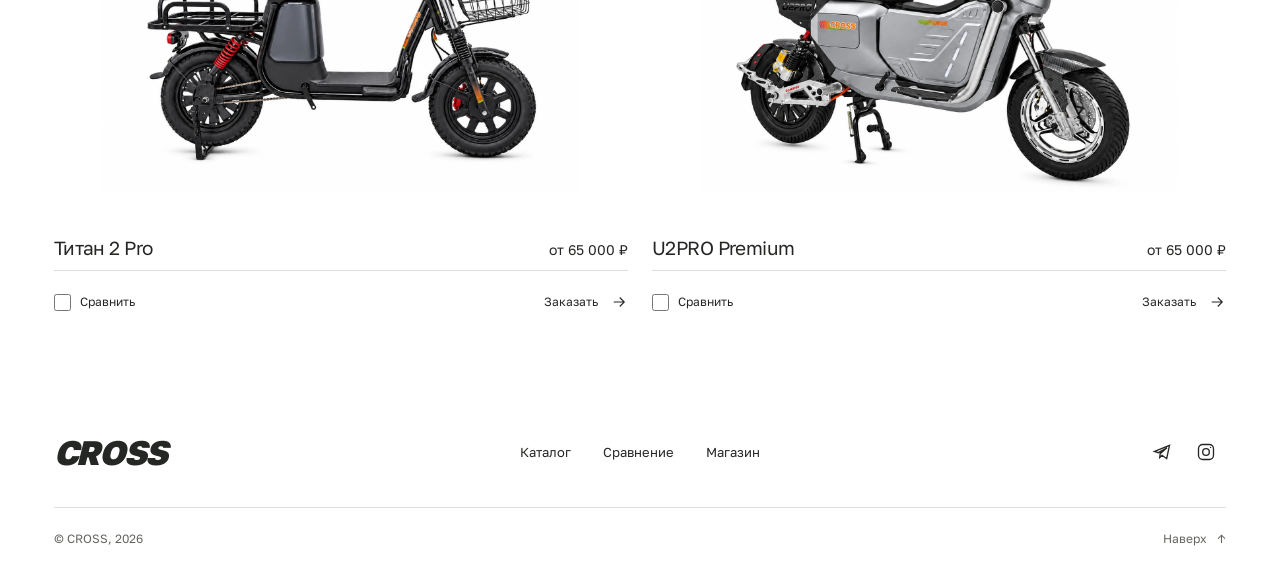
<file: public/mockup-1/models/titan-pro/index.html>
<!doctype html>
<html lang="ru"><head><meta charset="utf-8"><meta name="viewport" content="width=device-width, initial-scale=1"><title>Титан Про | CROSS</title><link rel="icon" href="data:,"><link rel="stylesheet" href="../../style.css"><script type="module" src="../../app.js"></script></head><body data-page="product" data-product="titan-pro"><a class="skip" href="#main">Перейти к содержимому</a><header class="site-header" data-header></header><main id="main" class="product-page" data-product-page></main><footer class="site-footer" data-footer></footer><div data-compare-tray></div><p class="sr-only" data-announcement role="status"></p><noscript><p>Включите JavaScript для просмотра модели.</p></noscript></body></html>
</file>
<file: public/mockups.css>
@font-face{font-family:Golos;src:url('./assets/GolosText.ttf') format('truetype');font-weight:100 900;font-display:swap}
*{box-sizing:border-box}body{margin:0;background:#f2f6f8;color:#19465b;font-family:Golos,Arial,sans-serif}main{width:min(1000px,calc(100% - 40px));margin:70px auto}h1{font-size:38px;margin:0 0 16px}main>p{line-height:1.6}.versions{display:grid;grid-template-columns:1fr 1fr;gap:24px;margin-top:38px}.versions a{display:flex;flex-direction:column;align-items:start;text-decoration:none;color:inherit;background:#fff;border:1px solid #c9dce4;border-radius:8px;padding:30px}.versions a:hover{border-color:#19465b}.versions a:focus-visible{outline:3px solid #19465b;outline-offset:5px}.versions span{font-size:15px}.versions h2{font-size:25px;line-height:1.2;margin:20px 0 4px}.versions p{font-size:15px;line-height:1.6;margin-bottom:28px}.versions strong{display:block;margin-top:auto;padding:14px 20px;background:#ffdf42;border-radius:4px;font-size:15px}::selection{background:#ffdf42;color:#19465b}@media(max-width:650px){main{margin-block:35px}.versions{grid-template-columns:1fr;gap:18px;margin-top:28px}.versions a{padding:24px}h1{font-size:30px}}
</file>
<file: public/style.css>
@font-face {
  font-family: Golos;
  src: url('./assets/GolosText.ttf') format('truetype');
  font-weight: 100 900;
  font-display: swap;
}

:root {
  --ink: #252724;
  --muted: #63665f;
  --paper: #ffffff;
  --stone: #f3f3f0;
  --line: #dcded7;
  --olive: #475640;
  --film-ground: #1e1f1c;
  --inset: clamp(22px, 4.2vw, 80px);
  --header-height: 88px;
  --ease: cubic-bezier(.16, 1, .3, 1);
}

* { box-sizing: border-box; }
html { scroll-behavior: smooth; scroll-padding-top: 112px; scrollbar-color: #888c83 var(--stone); }
body { margin: 0; color: var(--ink); background: var(--paper); font: 15px/1.55 Golos, sans-serif; }
h1, h2, h3, p, figure { margin: 0; }
h1, h2, h3 { font-weight: 400; text-wrap: balance; }
h1, h2 { line-height: 1.12; letter-spacing: -.04em; }
h1 { font-size: clamp(36px, 4.2vw, 64px); }
h2 { font-size: clamp(32px, 3.4vw, 50px); }
h3 { line-height: 1.35; }
a { color: inherit; text-decoration: none; text-underline-offset: 5px; }
button, input, select { font: inherit; color: inherit; }
button { cursor: pointer; }
button, a, label, summary { -webkit-tap-highlight-color: transparent; }
button { border-radius: 0; }
img { display: block; width: 100%; height: auto; }
svg { width: 22px; height: 22px; stroke: currentColor; stroke-width: 1.5; fill: none; flex: none; }
[hidden] { display: none !important; }
::selection { color: #fff; background: var(--olive); }
:focus-visible { outline: 3px solid var(--olive); outline-offset: 5px; }
input { accent-color: var(--olive); caret-color: var(--olive); }
.sr-only, .skip:not(:focus) { position: absolute; width: 1px; height: 1px; overflow: hidden; clip-path: inset(50%); white-space: nowrap; }
.skip:focus { position: fixed; top: 12px; left: 12px; z-index: 100; background: white; padding: 16px; }
.section-wrap { padding-inline: var(--inset); max-width: 1800px; margin-inline: auto; }
.button { min-height: 52px; display: inline-flex; justify-content: center; align-items: center; gap: 20px; padding: 14px 28px; border: 1px solid transparent; border-radius: 999px; font-size: 14px; font-weight: 450; transition: color .2s, background .2s, border-color .2s; text-align: center; }
.button-dark { background: var(--ink); color: white; }
.button-dark:hover { background: var(--olive); }
.button-white { color: var(--ink); background: white; }
.button-white:hover { background: #eceee7; }
.button:disabled { cursor: default; background: #e6e8e2; color: #656b60; }
.text-link { min-height: 44px; display: inline-flex; align-items: center; justify-content: space-between; gap: 24px; font-size: 14px; border-bottom: 1px solid currentColor; }
.text-link:hover, .quiet-link:hover, .card-more:hover { color: var(--olive); }
.quiet-link { border: 0; background: transparent; text-decoration: underline; text-underline-offset: 5px; display: inline-flex; align-items: center; min-height: 44px; padding: 0; font-size: 13px; }
.icon-button { display: inline-flex; align-items: center; justify-content: center; width: 44px; height: 44px; flex: none; padding: 10px; border: 0; border-radius: 50%; background: transparent; }
.icon-button:hover { background: #00000008; }
.source-note { color: var(--muted); font-size: 12px; line-height: 1.6; margin-top: 24px; max-width: 80ch; }
.no-script { margin: 100px 24px 24px; padding: 24px; background: var(--stone); }

.site-header { position: fixed; top: 0; left: 0; right: 0; z-index: 20; color: white; transition: background .3s, color .3s, box-shadow .3s; }
.site-header.is-solid, .site-header.menu-open { background: white; color: var(--ink); box-shadow: 0 1px 0 #2527240c; }
.site-header:not(.is-solid):not(.menu-open) .wordmark,
.site-header:not(.is-solid):not(.menu-open) .desktop-nav { text-shadow: 0 2px 5px #00000066; }
.site-header:not(.is-solid):not(.menu-open) .contact-button { box-shadow: 0 4px 16px #00000033, 0 1px 3px #0000001a; }
.header-inner { height: var(--header-height); padding-inline: var(--inset); display: flex; align-items: center; justify-content: space-between; gap: 24px; }
.wordmark { display: inline-flex; align-items: center; min-height: 44px; font-size: 28px; font-weight: 800; letter-spacing: -.04em; font-style: italic; }
.desktop-nav { display: flex; align-items: center; gap: 32px; }
.desktop-nav a, .desktop-nav button { display: flex; align-items: center; min-height: 44px; font-size: 14px; }
.desktop-nav a:hover { text-decoration: underline; }
.nav-models { border: 0; background: transparent; padding: 0; gap: 6px; }
.nav-models svg { width: 18px; transition: transform .25s; }
.nav-models[aria-expanded=true] svg { transform: rotate(180deg); }
.header-actions { display: flex; align-items: center; gap: 16px; }
.contact-button { min-height: 44px; display: flex; align-items: center; padding: 9px 22px; color: var(--ink); background: white; border-radius: 999px; border: 1px solid #ffffff80; font-size: 13px; transition: background .25s, color .25s; }
.is-solid .contact-button, .menu-open .contact-button { border-color: var(--line); }
.contact-button:hover { background: var(--stone); }
.mobile-toggle { display: none; }
.models-menu { display: grid; grid-template-columns: 1fr 3fr; gap: 40px; background: white; color: var(--ink); padding: 30px var(--inset) 40px; box-shadow: 0 20px 30px #00000012; animation: menu-in .35s var(--ease); }
.menu-intro>a:first-child { display: flex; align-items: center; justify-content: space-between; gap: 20px; min-height: 44px; max-width: 240px; font-size: 22px; letter-spacing: -.03em; }
.menu-intro p { color: var(--muted); font-size: 12px; margin-top: 12px; }
.menu-products { display: grid; grid-template-columns: repeat(3, minmax(0, 1fr)); gap: 24px; }
.menu-product img { aspect-ratio: 3/2; object-fit: cover; }
.menu-product>span { display: block; margin-top: 12px; font-size: 14px; }
.menu-product>small { font-size: 12px; color: var(--muted); display: block; margin-top: 4px; }
.menu-product:hover>span { text-decoration: underline; }
.menu-store-link { display: none; }
@keyframes menu-in { from { opacity: .65; transform: translateY(-8px); } to { opacity: 1; transform: translateY(0); } }

.hero { position: relative; height: 100svh; isolation: isolate; color: var(--ink); background: #55534d; }
.hero-image { position: absolute; inset: 0; width: 100%; height: 100%; object-fit: cover; object-position: 48% center; z-index: -2; }
.hero::after { content: ''; position: absolute; inset: 0; z-index: -1; background: linear-gradient(180deg, #00000099 0%, #00000070 10%, transparent 30%); }
.hero-copy { position: absolute; top: 48%; right: var(--inset); width: clamp(240px, 24vw, 350px); color: #ffffff; text-align: center; text-shadow: 0 2px 8px #00000040; }
.hero-copy h1 { font-size: clamp(76px, 9svh, 108px); font-weight: 400; line-height: 1; letter-spacing: -.04em; }
.hero-price { margin-top: 12px; font-size: clamp(18px, 1.8svh, 22px); line-height: 1.25; font-variant-numeric: tabular-nums; }
.hero-action { position: absolute; bottom: 36px; left: 22px; right: 22px; display: flex; justify-content: center; }
.hero-action .button { min-height: 52px; padding-inline: 30px; }
.hero :focus-visible, .site-header:not(.is-solid):not(.menu-open) :focus-visible { outline-color: white; }
.home-models { padding-top: 86px; padding-bottom: 80px; }
.section-heading { display: flex; align-items: baseline; justify-content: space-between; gap: 24px; margin-bottom: 36px; }
.section-heading .text-link { flex: none; }
.product-grid { display: grid; grid-template-columns: repeat(3, minmax(0, 1fr)); column-gap: 24px; row-gap: 56px; }
.product-card { min-width: 0; }
.card-photo { display: block; position: relative; background: var(--paper); }
.card-photo>img { aspect-ratio: 3/2; object-fit: cover; }
.photo-link { position: absolute; bottom: 16px; right: 16px; height: 40px; width: 40px; display: grid; place-items: center; color: var(--ink); background: white; border-radius: 50%; opacity: 0; transform: translateX(-5px); transition: opacity .2s, transform .3s var(--ease); }
.card-photo:hover .photo-link, .card-photo:focus-visible .photo-link { opacity: 1; transform: translateX(0); }
.card-title { display: flex; flex-wrap: wrap; align-items: baseline; justify-content: space-between; column-gap: 14px; row-gap: 8px; margin-top: 22px; }
.card-title h3 { font-size: 19px; letter-spacing: -.03em; }
.card-title h3 a { display: inline-flex; align-items: center; min-height: 44px; }
.card-title p { font-size: 14px; font-variant-numeric: tabular-nums; }
.card-price-note { color: var(--muted); font-size: 12px; margin-top: 6px; }
.card-features { list-style: none; display: flex; flex-wrap: wrap; gap: 6px 18px; color: var(--muted); font-size: 13px; padding: 0; margin: 22px 0 16px; }
.card-actions { display: flex; align-items: center; justify-content: space-between; gap: 12px; border-top: 1px solid var(--line); padding-top: 9px; }
.compare-control { display: inline-flex; align-items: center; min-height: 44px; gap: 9px; cursor: pointer; font-size: 12px; }
.compare-control input { width: 17px; height: 17px; margin: 0; flex: none; }
.card-more { min-height: 44px; display: inline-flex; align-items: center; gap: 12px; font-size: 12px; }
.card-more svg { width: 18px; }
.store { display: grid; grid-template-columns: 1.35fr 1fr; gap: 70px; padding-block: 40px 90px; background: var(--film-ground); color: #fff; max-width: none; }
.ride-film { position: relative; background: var(--film-ground); isolation: isolate; }
.ride-film video { display: block; width: 100%; height: auto; aspect-ratio: 2.2/1; object-fit: cover; object-position: center 52%; filter: brightness(.82) saturate(.9); }
.ride-film::before { content: ''; position: absolute; z-index: 1; top: -1px; left: 0; right: 0; height: clamp(32px, 5vw, 96px); pointer-events: none; background: linear-gradient(180deg, #fff 0%, #ffffffd9 16%, #ffffff66 48%, #ffffff14 76%, #ffffff00 100%); }
.ride-film::after { content: ''; position: absolute; inset: 0 0 -1px; pointer-events: none; background: linear-gradient(180deg, transparent 58%, #1e1f1c26 78%, var(--film-ground) 99.5%); }
.film-toggle { position: absolute; z-index: 1; right: clamp(16px, 2.5vw, 40px); bottom: clamp(16px, 2.5vw, 40px); display: grid; place-items: center; width: 48px; height: 48px; padding: 12px; border: 1px solid #ffffff55; border-radius: 50%; background: #252724; color: white; }
.film-toggle:hover { background: var(--olive); }
.film-toggle:focus-visible { outline-color: white; outline-offset: 4px; }
.ride-invite { display: flex; align-items: center; justify-content: space-between; gap: 28px; padding: 24px var(--inset) 64px; background: var(--film-ground); color: white; }
.ride-invite h2 { font-size: clamp(32px, 3.4vw, 52px); }
.ride-invite .button { flex: none; min-height: 52px; padding-inline: 32px; }
.ride-invite :focus-visible { outline-color: white; outline-offset: 5px; }
@media (max-width: 600px) {
  .ride-invite { align-items: flex-start; flex-direction: column; gap: 24px; padding-block: 20px 40px; }
}
.film-fallback { position: absolute; z-index: 1; right: 20px; bottom: 20px; padding: 12px 20px; color: white; background: var(--ink); }
.store h2 { font-size: clamp(38px, 4.5vw, 68px); margin-bottom: 30px; }
.store-title .text-link { font-size: 16px; }
.store-contact { display: flex; flex-direction: column; align-items: flex-start; justify-content: center; }
.store-contact p { color: #c5c8c0; margin-bottom: 28px; font-size: 16px; }
.store .text-link:hover, .store .quiet-link:hover { color: #d4dccd; }
.store :focus-visible { outline-color: #fff; }
.store-contact .quiet-link { margin-top: 14px; }
.home-compare-heading { display: flex; align-items: baseline; justify-content: space-between; gap: 30px; padding: 42px var(--inset) 64px; background: var(--film-ground); color: white; }
.home-compare-heading .text-link { flex: none; }
.home-compare-heading .text-link:hover { color: #d4dccd; }
.home-compare-heading :focus-visible { outline-color: white; }
.quick-compare-wrap { padding-block: 58px 82px; }
.quick-compare { width: 100%; border-collapse: collapse; table-layout: fixed; }
.quick-compare th, .quick-compare td { font-weight: 400; text-align: left; vertical-align: top; padding: 22px 24px; overflow-wrap: anywhere; }
.quick-compare tr>:first-child { width: 18%; padding-left: 0; color: var(--muted); }
.quick-compare thead th { padding-top: 0; padding-bottom: 30px; }
.quick-compare thead img { aspect-ratio: 3/2; object-fit: contain; margin-bottom: 20px; }
.quick-compare select { display: block; width: 100%; min-height: 48px; padding: 10px 22px 10px 0; border: 0; border-bottom: 1px solid #858a7f; border-radius: 0; background: white; font-size: 18px; letter-spacing: -.025em; cursor: pointer; text-overflow: ellipsis; }
.quick-compare tbody tr { border-top: 1px solid var(--line); }
.quick-compare tbody td { font-size: 16px; }
.quick-compare .unknown-spec, .quick-compare .spec-detail { color: var(--muted); font-size: 13px; }
.quick-compare tfoot td { padding-top: 30px; padding-bottom: 0; }
.quick-compare tfoot .button { min-width: 140px; }
.store-location { display: grid; grid-template-columns: minmax(240px, 1fr) minmax(0, 2fr); gap: 48px; max-width: none; padding-block: 64px; background: var(--stone); }
.location-copy { display: flex; flex-direction: column; align-items: flex-start; padding-block: 12px; }
.location-copy h2 { font-size: clamp(32px, 3.3vw, 52px); line-height: 1.08; }
.location-copy address { font-style: normal; font-size: 16px; margin-top: 28px; }
.location-copy .quiet-link { margin-top: auto; padding-top: 32px; font-size: 13px; }
.location-map { display: block; width: 100%; height: 420px; border: 0; background: #e8e8e2; }
.social-icons, .footer-main .social-icons { display: flex; flex-direction: row; gap: 4px; }
.social-icon { display: inline-flex; align-items: center; justify-content: center; width: 40px; height: 44px; }
.social-icon svg { width: 20px; height: 20px; stroke-width: 1.6; }
@media (min-width: 761px) and (max-width: 1100px) {
  .quick-compare th, .quick-compare td { padding-inline: 14px; }
  .quick-compare select { font-size: 15px; }
  .quick-compare tfoot .button { min-width: 0; }
}
@media (max-width: 760px) {
  .home-compare-heading { display: block; padding-block: 28px 36px; }
  .home-compare-heading .text-link { margin-top: 20px; }
  .quick-compare-wrap { padding-block: 32px 48px; }
  .quick-compare, .quick-compare thead, .quick-compare tbody, .quick-compare tfoot { display: block; }
  .quick-compare tr { display: grid; grid-template-columns: repeat(2, minmax(0, 1fr)); column-gap: 16px; }
  .quick-compare tr>:nth-child(4) { display: none; }
  .quick-compare thead tr>:first-child, .quick-compare tfoot tr>:first-child { display: none; }
  .quick-compare th, .quick-compare td { padding: 0 0 18px; }
  .quick-compare tr>:first-child { width: auto; }
  .quick-compare tbody th { grid-column: 1/-1; padding: 14px 0 8px; font-size: 12px; }
  .quick-compare tbody td { font-size: 14px; }
  .quick-compare thead th { padding-bottom: 24px; }
  .quick-compare thead img { margin-bottom: 10px; }
  .quick-compare select { font-size: 12px; padding-right: 12px; }
  .quick-compare .unknown-spec, .quick-compare .spec-detail { font-size: 12px; }
  .quick-compare tfoot td { padding-top: 12px; }
  .quick-compare tfoot .button { min-width: 0; width: 100%; min-height: 46px; padding: 12px; font-size: 13px; }
  .store-location { grid-template-columns: 1fr; gap: 24px; padding-block: 36px; }
  .location-copy { padding: 0; }
  .location-copy h2 br { display: none; }
  .location-copy address { margin-top: 20px; font-size: 15px; }
  .location-copy .quiet-link { margin-top: 8px; padding-top: 0; }
  .location-map { height: 320px; }
}
.site-footer { padding: 38px var(--inset) 16px; }
.footer-main { display: grid; grid-template-columns: 1fr auto 1fr; gap: 32px; align-items: center; font-size: 13px; }
.footer-main .wordmark { justify-self: start; font-size: 34px; }
.footer-nav { display: flex; align-items: center; gap: 32px; }
.footer-main .social-icons { justify-self: end; }
.footer-main a:not(.wordmark) { display: inline-flex; align-items: center; min-height: 44px; }
.footer-main a:hover { text-decoration: underline; }
.footer-bottom { display: flex; justify-content: space-between; align-items: center; gap: 20px; margin-top: 28px; padding-top: 10px; border-top: 1px solid var(--line); color: var(--muted); font-size: 12px; }
.footer-bottom a { display: flex; align-items: center; gap: 10px; min-height: 44px; }

.catalog-page { padding-top: calc(var(--header-height) + 70px); padding-bottom: 40px; min-height: 75svh; }
.catalog-heading { margin-bottom: 52px; }
.catalog-heading>p { font-size: 15px; color: var(--muted); margin-top: 18px; }
.catalog-toolbar { display: flex; justify-content: space-between; gap: 24px; border-bottom: 1px solid var(--line); }
.category-tabs { display: flex; gap: 30px; }
.category-tabs button { border: 0; background: transparent; padding: 16px 0; min-height: 58px; font-size: 14px; position: relative; color: var(--muted); }
.category-tabs button[aria-pressed=true] { color: var(--ink); }
.category-tabs button[aria-pressed=true]::after { content: ''; height: 2px; position: absolute; bottom: -1px; left: 0; right: 0; background: var(--ink); }
.filter-button { display: inline-flex; align-items: center; gap: 10px; border: 0; background: transparent; min-height: 58px; padding: 0 0 0 12px; font-size: 14px; }
.filter-button svg { width: 20px; }
.catalog-controls { display: flex; justify-content: space-between; align-items: center; gap: 24px; padding-block: 26px; }
.search-field { display: flex; align-items: center; gap: 12px; border-bottom: 1px solid var(--line); padding-block: 8px; }
.search-field input { border: 0; background: transparent; min-width: 0; width: 200px; height: 32px; font-size: 13px; }
.search-field input::placeholder { color: var(--muted); }
.search-field svg { color: var(--muted); width: 18px; }
.result-count { margin-left: auto; color: var(--muted); font-size: 13px; }
.sort-field select { max-width: 220px; background: transparent; border: 0; min-height: 44px; padding: 8px 24px 8px 8px; cursor: pointer; font-size: 13px; }
.active-filters:empty { display: none; }
.active-filters { padding-bottom: 24px; }
.active-filter { display: inline-flex; align-items: center; gap: 20px; min-height: 44px; background: var(--stone); border: 0; border-radius: 6px; padding: 8px 16px; font-size: 13px; }
.active-filter svg { width: 16px; }
.catalog-help { border-top: 1px solid var(--line); padding-block: 32px; margin-top: 70px; display: flex; align-items: center; justify-content: space-between; gap: 24px; }
.catalog-help p { font-size: 22px; letter-spacing: -.03em; }
.empty-state { padding: 76px 24px; text-align: center; }
.empty-state h2 { font-size: 30px; }
.empty-state p { color: var(--muted); margin-top: 18px; }
.empty-state .button { margin-top: 28px; }

dialog { color: var(--ink); border: 0; }
dialog::backdrop { background: #161b1666; }
body:has(dialog[open]) { overflow: hidden; }
.filter-dialog { position: fixed; top: 0; bottom: 0; right: 0; left: auto; margin: 0; width: min(460px, 100%); max-width: 100%; height: 100dvh; max-height: none; padding: 0; }
.filter-dialog[open] { animation: panel-in .35s var(--ease); }
@keyframes panel-in { from { transform: translateX(28px); opacity: .7; } to { transform: translateX(0); opacity: 1; } }
.filter-dialog form { display: flex; flex-direction: column; min-height: 100%; padding: 28px 32px; }
.dialog-heading { display: flex; align-items: center; justify-content: space-between; gap: 20px; margin-bottom: 42px; }
.dialog-heading h2 { font-size: 30px; }
.filter-dialog fieldset { border: 0; padding: 0; margin: 0 0 40px; }
.filter-dialog legend { font-size: 16px; margin-bottom: 18px; }
.radio-row { display: flex; gap: 12px; align-items: center; min-height: 46px; font-size: 14px; cursor: pointer; }
.radio-row input { width: 18px; height: 18px; }
.price-inputs { display: grid; grid-template-columns: 1fr 1fr; gap: 16px; }
.price-inputs label { font-size: 12px; color: var(--muted); }
.price-inputs input { display: block; margin-top: 8px; width: 100%; min-width: 0; min-height: 48px; border: 1px solid #aeb3a7; border-radius: 4px; padding: 10px 14px; font-size: 14px; color: var(--ink); }
.field-help { color: var(--muted); font-size: 12px; margin-top: 16px; max-width: 55ch; }
.field-error { color: #ad3329; font-size: 13px; margin-top: 16px; }
.filter-actions { margin-top: auto; display: flex; flex-direction: column; align-items: center; gap: 12px; padding-top: 24px; }
.filter-actions .button { width: 100%; }

.has-compare { padding-bottom: 112px; }
.compare-tray { position: fixed; bottom: 24px; left: var(--inset); right: var(--inset); z-index: 15; background: white; border: 1px solid var(--line); border-radius: 12px; box-shadow: 0 8px 36px #12170f1a; padding: 14px 20px; display: flex; justify-content: space-between; gap: 24px; align-items: center; }
.tray-selection, .tray-models, .tray-actions { display: flex; align-items: center; gap: 18px; }
.tray-title { font-size: 14px; }
.tray-title>span { color: var(--muted); margin-left: 8px; }
.tray-models { gap: 8px; }
.tray-model { display: flex; align-items: center; gap: 6px; border: 0; background: var(--stone); padding: 0 8px 0 0; border-radius: 4px; overflow: hidden; }
.tray-model img { width: 62px; height: 44px; object-fit: cover; }
.tray-model svg { width: 14px; height: 14px; }
.tray-actions .button { min-height: 46px; font-size: 13px; }

.product-page { padding-top: var(--header-height); }
.product-breadcrumb { padding-block: 26px; }
.product-breadcrumb a { min-height: 44px; display: inline-flex; align-items: center; gap: 12px; font-size: 13px; color: var(--muted); }
.product-breadcrumb svg { width: 18px; }
.product-layout { display: grid; grid-template-columns: minmax(0, 1.45fr) minmax(330px, 1fr); gap: clamp(40px, 5vw, 88px); align-items: start; }
.product-gallery { position: sticky; top: 112px; min-width: 0; }
.product-image-button { display: block; width: 100%; padding: 0; border: 0; background: var(--paper); position: relative; cursor: zoom-in; }
.product-image-button>img { width: 100%; aspect-ratio: 1.1; object-fit: contain; }
.zoom-indicator { position: absolute; right: 20px; bottom: 20px; width: 44px; height: 44px; border-radius: 50%; background: #ffffffed; color: var(--ink); display: grid; place-items: center; }
.product-gallery .source-note { font-size: 12px; margin-top: 14px; }
.product-purchase h1 { font-size: clamp(34px, 3.3vw, 52px); line-height: 1.15; }
.product-description { font-size: 15px; line-height: 1.65; margin-top: 22px; max-width: 48ch; color: #4f534c; }
.model-note { font-size: 12px; margin-top: 20px; color: var(--muted); max-width: 50ch; }
.variant-field { margin: 32px 0 0; padding: 0; border: 0; }
.variant-field legend { font-size: 13px; margin-bottom: 14px; }
.variant-option { display: block; position: relative; margin-bottom: 10px; cursor: pointer; }
.variant-option input { position: absolute; opacity: 0; width: 1px; height: 1px; }
.variant-option>span { display: flex; justify-content: space-between; align-items: center; gap: 16px; padding: 18px; border: 1px solid #c7cbc1; border-radius: 6px; font-size: 13px; }
.variant-option input:checked+span { border-color: var(--ink); background: var(--stone); box-shadow: inset 0 0 0 1px var(--ink); }
.variant-option input:focus-visible+span { outline: 3px solid var(--olive); outline-offset: 3px; }
.variant-option small { display: block; color: var(--muted); font-size: 12px; margin-top: 6px; }
.variant-option strong { font-size: 13px; font-weight: 400; white-space: nowrap; font-variant-numeric: tabular-nums; }
.product-price { margin-top: 32px; margin-bottom: 24px; }
.product-price strong { display: block; font-size: 30px; line-height: 1.2; font-weight: 400; letter-spacing: -.03em; font-variant-numeric: tabular-nums; }
.product-price>span { font-size: 12px; color: var(--muted); display: block; margin-top: 8px; }
.order-button { width: 100%; min-height: 56px; }
.order-dialog { width: min(540px, calc(100vw - 32px)); max-width: none; max-height: calc(100dvh - 32px); margin: auto; padding: 48px 40px 40px; border-radius: 8px; background: var(--paper); overflow-y: auto; }
.order-dialog[open] { animation: order-enter .3s var(--ease); }
.order-dialog::backdrop { background: #171a176b; }
.order-close { position: absolute; top: 12px; right: 12px; }
.order-dialog h2 { font-size: 38px; }
.order-summary { display: flex; align-items: center; gap: 18px; padding-block: 26px; margin-bottom: 26px; border-bottom: 1px solid var(--line); }
.order-summary img { width: 132px; height: 94px; object-fit: contain; }
.order-summary h3 { font-size: 17px; }
.order-summary p { color: var(--muted); font-size: 12px; }
.order-summary p:empty { display: none; }
.order-summary strong { display: block; margin-top: 8px; font-weight: 400; font-size: 16px; }
.order-form { display: grid; gap: 22px; }
.order-form label { display: grid; gap: 8px; font-size: 13px; }
.order-form input { width: 100%; min-width: 0; min-height: 52px; border: 1px solid #858a7f; border-radius: 4px; padding: 12px 14px; background: white; color: var(--ink); font-size: 16px; }
.order-form input::placeholder { color: var(--muted); }
.order-form .button { margin-top: 6px; min-height: 54px; }
.order-success { padding-block: 52px 20px; text-align: center; animation: order-enter .5s var(--ease); }
.order-success[hidden] { display: none; }
.order-success h2 { font-size: 48px; line-height: 1.08; }
.order-success p { color: var(--muted); margin: 24px 0 38px; font-size: 16px; }
.order-success .button { width: 100%; min-height: 54px; }
@keyframes order-enter { from { opacity: 0; transform: translateY(10px); } to { opacity: 1; transform: translateY(0); } }
@media (max-width: 600px) {
  .order-dialog { padding: 48px 24px 28px; }
  .order-dialog h2 { font-size: 32px; }
  .order-summary { gap: 12px; }
  .order-summary img { width: 100px; height: 76px; }
  .order-summary h3 { font-size: 15px; }
  .order-success h2 { font-size: 42px; }
}
.order-button svg { width: 19px; }
.order-note { text-align: center; font-size: 12px; color: var(--muted); margin-top: 12px; }
.purchase-compare { margin-top: 12px; margin-bottom: 24px; }
.product-details { border-top: 1px solid var(--line); }
.product-details:last-child { border-bottom: 1px solid var(--line); }
.product-details summary { min-height: 64px; padding-block: 20px; display: flex; align-items: center; justify-content: space-between; gap: 20px; cursor: pointer; list-style: none; font-size: 14px; }
.product-details summary::-webkit-details-marker { display: none; }
.product-details summary>span { position: relative; width: 14px; height: 14px; flex: none; }
.product-details summary>span::before, .product-details summary>span::after { content: ''; position: absolute; top: 6px; left: 0; width: 14px; height: 1px; background: currentColor; }
.product-details summary>span::after { transform: rotate(90deg); transition: transform .2s; }
.product-details[open] summary>span::after { transform: rotate(0); }
.product-details dl { margin: 0 0 24px; font-size: 13px; }
.product-details dl>div { display: flex; justify-content: space-between; align-items: baseline; gap: 24px; padding-block: 10px; }
.product-details dt { color: var(--muted); }
.product-details dd { margin: 0; text-align: right; }
.product-details>p { font-size: 13px; margin-bottom: 22px; color: var(--muted); }
.product-details .text-link { margin-bottom: 24px; font-size: 13px; }
.related-models { padding-top: 94px; padding-bottom: 64px; }
.related-grid { grid-template-columns: repeat(2, minmax(0, 1fr)); }
.related-grid .card-photo>img { max-height: 400px; object-fit: contain; }
.image-dialog { padding: 52px; width: 94vw; max-width: 1600px; max-height: 94dvh; background: var(--paper); }
.image-dialog>img { width: 100%; max-height: 80dvh; object-fit: contain; }
.image-dialog>.icon-button { position: absolute; right: 8px; top: 8px; background: white; }

.compare-page { padding-top: calc(var(--header-height) + 64px); min-height: 70svh; padding-bottom: 50px; }
.comparison-intro { color: var(--muted); font-size: 14px; margin-bottom: 32px; }
.comparison-scroll-hint { display: none; }
.table-scroll { overflow-x: auto; overscroll-behavior-inline: contain; }
.comparison-table { width: 100%; border-collapse: collapse; table-layout: fixed; min-width: 660px; }
.comparison-table th, .comparison-table td { text-align: left; font-weight: 400; vertical-align: top; }
.comparison-table thead td { width: 180px; }
.comparison-product { padding: 0 12px 26px; position: relative; }
.comparison-product>.icon-button { position: absolute; top: 8px; right: 20px; background: white; }
.comparison-product img { aspect-ratio: 3/2; object-fit: cover; }
.comparison-product a>span { display: block; font-size: 20px; line-height: 1.3; margin-top: 18px; }
.comparison-table tbody tr { border-top: 1px solid var(--line); }
.comparison-table tbody th, .comparison-table tbody td { padding: 22px 12px; font-size: 14px; }
.comparison-table tbody th { padding-left: 0; color: var(--muted); }
.comparison-table .button { font-size: 12px; min-height: 44px; }

@view-transition { navigation: auto; }
::view-transition-old(root) { animation: fade-out .18s ease both; }
::view-transition-new(root) { animation: fade-in .3s ease both; }
::view-transition-group(*) { animation-duration: .45s; animation-timing-function: var(--ease); }
@keyframes fade-out { to { opacity: 0; } }
@keyframes fade-in { from { opacity: 0; } }

@media (min-width: 1800px) {
  .hero-image { object-position: 50% 54%; }
}
@media (max-width: 1100px) {
  .hero-copy { top: 49%; width: 230px; }
  .hero-copy h1 { font-size: 64px; }
  .desktop-nav { gap: 20px; }
  .product-grid { gap: 40px 18px; }
  .card-title { display: block; }
  .card-title p { margin-top: 8px; }
  .card-title h3 { font-size: 18px; }
  .card-features { display: block; font-size: 12px; min-height: 38px; }
  .card-features li+li { margin-top: 4px; }
  .models-menu { gap: 24px; }
  .menu-products { gap: 16px; }
  .product-layout { grid-template-columns: minmax(0, 1.2fr) minmax(310px, 1fr); gap: 32px; }
  .product-image-button>img { aspect-ratio: .9; }
  .store { gap: 36px; }
}
@media (max-width: 760px) {
  :root { --header-height: 72px; }
  html { scroll-padding-top: 88px; }
  .header-inner { gap: 16px; }
  .wordmark { font-size: 25px; }
  .desktop-nav { display: none; }
  .header-actions { gap: 10px; }
  .contact-button { min-height: 44px; padding: 8px 16px; font-size: 12px; }
  .mobile-toggle { display: inline-flex; flex-direction: column; gap: 6px; }
  .mobile-toggle span { width: 22px; height: 1px; background: currentColor; transition: transform .2s; }
  .mobile-toggle[aria-expanded=true] span:first-child { transform: translateY(3.5px) rotate(45deg); }
  .mobile-toggle[aria-expanded=true] span:last-child { transform: translateY(-3.5px) rotate(-45deg); }
  .models-menu { display: block; padding: 18px var(--inset) 30px; max-height: calc(100dvh - var(--header-height)); overflow-y: auto; }
  .menu-intro>a:first-child { font-size: 25px; max-width: none; }
  .menu-intro p { display: none; }
  .menu-products { display: flex; flex-direction: column; gap: 20px; margin-top: 24px; }
  .menu-product { display: grid; grid-template-columns: 100px 1fr; column-gap: 18px; align-items: center; }
  .menu-product img { grid-row: span 2; }
  .menu-product>span { margin: 0; align-self: end; font-size: 14px; }
  .menu-product>small { align-self: start; margin-top: 6px; }
  .menu-store-link { display: inline-flex; align-items: center; min-height: 44px; font-size: 13px; margin-top: 14px; margin-right: 18px; }
  .nav-open { overflow: hidden; }
  .hero { height: min(94vw, 560px); min-height: 0; }
  .hero-image { object-position: 35% center; }
  .hero::after { background: linear-gradient(180deg, #00000099, transparent 30%), linear-gradient(270deg, #00000099 0%, #00000099 40%, transparent 68%); }
  .hero-copy { top: 90px; width: 150px; color: white; text-align: right; text-shadow: 0 1px 3px #00000099, 0 2px 12px #00000055; }
  .hero-copy h1 { font-size: 40px; }
  .hero-price { margin-top: 10px; font-size: 16px; }
  .hero-action { bottom: 14px; }
  .hero .button { min-height: 44px; padding: 10px 26px; font-size: 12px; }
  .home-models { padding-top: 50px; padding-bottom: 46px; }
  .section-heading { margin-bottom: 26px; gap: 18px; }
  .section-heading h2 { font-size: 30px; }
  .section-heading .text-link { font-size: 12px; gap: 10px; }
  .section-heading .text-link svg { width: 18px; }
  .product-grid { grid-template-columns: repeat(2, minmax(0, 1fr)); gap: 36px 16px; }
  .home-models .product-grid { grid-template-columns: 1fr; gap: 36px; }
  .card-title { margin-top: 16px; }
  .home-models .card-title, .related-grid .card-title { display: flex; }
  .card-title h3 { font-size: 17px; }
  .card-title p { font-size: 13px; margin-top: 4px; }
  .card-price-note { font-size: 12px; }
  .card-features { margin-top: 16px; margin-bottom: 12px; }
  .home-models .card-features { display: flex; min-height: 0; }
  .home-models .card-features li+li { margin-top: 0; }
  .card-actions { flex-wrap: wrap; gap: 0 12px; }
  .source-note { font-size: 12px; }
  .ride-film video { aspect-ratio: 16/9; object-fit: contain; }
  .ride-film::after { background: linear-gradient(180deg, transparent 65%, #1e1f1c26 82%, var(--film-ground) 100%); }
  .store { grid-template-columns: 1fr; padding-block: 28px 50px; gap: 30px; }
  .store h2 { font-size: 44px; margin-bottom: 22px; }
  .store-title .text-link { font-size: 14px; }
  .store-contact p { font-size: 14px; margin-bottom: 24px; }
  .store-contact .button { min-height: 50px; font-size: 13px; }
  .site-footer { padding-top: 34px; }
  .footer-main { grid-template-columns: 1fr auto; gap: 16px; font-size: 13px; }
  .footer-main .wordmark { font-size: 30px; }
  .footer-main .social-icons { grid-column: 2; grid-row: 1; }
  .footer-nav { grid-column: 1/-1; grid-row: 2; gap: 26px; flex-wrap: wrap; }
  .footer-bottom { flex-wrap: wrap; gap: 12px; margin-top: 30px; font-size: 12px; }
  .footer-bottom a { margin-left: auto; }
  .catalog-page { padding-top: calc(var(--header-height) + 40px); }
  .catalog-heading { margin-bottom: 32px; }
  .catalog-heading h1 { font-size: clamp(27px, 6vw, 42px); }
  .catalog-heading>p { font-size: 13px; margin-top: 14px; }
  .catalog-toolbar { flex-wrap: wrap; gap: 0; }
  .category-tabs { width: 100%; gap: 22px; overflow-x: auto; scrollbar-width: none; }
  .category-tabs button { white-space: nowrap; font-size: 12px; min-height: 52px; }
  .filter-button { min-height: 50px; padding: 0; font-size: 13px; }
  .catalog-controls { flex-wrap: wrap; column-gap: 12px; row-gap: 8px; padding-block: 18px; }
  .search-field { width: 100%; }
  .search-field input { width: 100%; font-size: 13px; }
  .result-count { margin-left: 0; font-size: 12px; }
  .sort-field { margin-left: auto; }
  .sort-field select { font-size: 12px; max-width: 190px; padding-right: 2px; }
  .catalog-help { display: block; margin-top: 40px; }
  .catalog-help p { font-size: 20px; margin-bottom: 14px; }
  .empty-state { padding: 48px 0; }
  .empty-state h2 { font-size: 26px; }
  .empty-state p { font-size: 14px; }
  .filter-dialog form { padding: 22px; }
  .compare-tray { left: 12px; right: 12px; bottom: 12px; padding: 12px; gap: 12px; align-items: flex-start; }
  .tray-selection { display: block; }
  .tray-title { font-size: 12px; display: block; margin-bottom: 8px; }
  .tray-models { gap: 4px; }
  .tray-model { padding-right: 4px; gap: 2px; }
  .tray-model img { width: 34px; height: 44px; object-fit: cover; }
  .tray-model svg { width: 12px; }
  .tray-actions { flex-direction: column-reverse; gap: 0; align-items: flex-end; }
  .tray-actions .button { font-size: 12px; min-height: 44px; padding: 10px 12px; }
  .tray-actions .quiet-link { min-height: 44px; font-size: 12px; }
  .has-compare { padding-bottom: 136px; }
  .product-breadcrumb { padding-block: 12px; }
  .product-layout { grid-template-columns: 1fr; gap: 28px; }
  .product-gallery { position: static; }
  .product-image-button>img { aspect-ratio: 3/2; }
  .zoom-indicator { bottom: 12px; right: 12px; width: 36px; height: 36px; }
  .product-gallery .source-note { font-size: 12px; }
  .product-purchase h1 { font-size: 36px; }
  .product-description { font-size: 14px; margin-top: 18px; }
  .variant-field { margin-top: 26px; }
  .product-price strong { font-size: 30px; }
  .product-details summary { min-height: 60px; }
  .related-models { padding-top: 50px; padding-bottom: 28px; }
  .related-grid { grid-template-columns: 1fr; }
  .image-dialog { width: 100%; max-width: 100%; padding: 52px 0 20px; }
  .compare-page { padding-top: calc(var(--header-height) + 36px); }
  .compare-page .section-heading { display: block; }
  .compare-page h1 { font-size: 32px; margin-bottom: 16px; }
  .comparison-intro { font-size: 13px; }
  .comparison-scroll-hint { display: flex; align-items: center; gap: 20px; font-size: 12px; color: var(--muted); margin-bottom: 20px; }
  .comparison-scroll-hint svg { width: 18px; }
  .comparison-table { min-width: 720px; }
  .comparison-table thead td { width: 108px; }
  .comparison-table tbody th { position: sticky; left: 0; background: white; z-index: 1; }
  .comparison-table tbody th, .comparison-table tbody td { font-size: 12px; }
  .comparison-product a>span { font-size: 16px; }
}
@media (max-width: 420px) {
  [data-page=home] .site-header:not(.is-solid):not(.menu-open) .contact-button { display: none; }
  .section-heading h2 { font-size: 28px; }
  .catalog-page .product-grid { grid-template-columns: 1fr; }
  .catalog-page .card-title { display: flex; }
  .catalog-page .card-features { display: flex; min-height: 0; }
  .catalog-page .card-features li+li { margin-top: 0; }
  .category-tabs { gap: 18px; }
  .header-inner { gap: 10px; }
  .contact-button { padding-inline: 13px; }
  .section-heading .text-link { gap: 8px; }
  .section-heading .text-link svg { display: none; }
  .tray-title>span { margin-left: 3px; }
}
.button, .icon-button, .film-toggle { transition: background-color .25s ease, color .25s ease, border-color .25s ease, transform .25s var(--ease); }
.button:active { transform: scale(.98); }
.card-photo { overflow: hidden; }
.card-photo>img, .menu-product img { transition: transform .65s var(--ease); }
.variant-option>span { transition: background-color .25s ease, border-color .25s ease; }
.order-form input { transition: border-color .2s ease, background-color .2s ease; }
.text-link, .quiet-link, .footer-nav a { transition: color .2s ease; }
@media (hover: hover) and (pointer: fine) {
  .card-photo:hover>img, .menu-product:hover img { transform: scale(1.025); }
}
@supports (transition-behavior: allow-discrete) {
  .models-menu { animation: none; opacity: 1; transform: translateY(0); transition: opacity .25s ease, transform .35s var(--ease), display .35s allow-discrete; }
  .models-menu[hidden] { opacity: 0; transform: translateY(-8px); }
  dialog { opacity: 0; transform: translateY(10px); transition: opacity .22s ease, transform .32s var(--ease), overlay .32s allow-discrete, display .32s allow-discrete; }
  dialog[open] { opacity: 1; transform: translateY(0); }
  .order-dialog[open], .filter-dialog[open] { animation: none; }
  dialog::backdrop { opacity: 0; transition: opacity .3s ease, overlay .32s allow-discrete, display .32s allow-discrete; }
  dialog[open]::backdrop { opacity: 1; }
  @starting-style {
    .models-menu { opacity: 0; transform: translateY(-8px); }
    dialog[open] { opacity: 0; transform: translateY(10px); }
    dialog[open]::backdrop { opacity: 0; }
  }
}
@supports (interpolate-size: allow-keywords) {
  .product-details { interpolate-size: allow-keywords; }
  .product-details::details-content { height: 0; opacity: 0; overflow: clip; transition: height .35s var(--ease), opacity .25s ease, content-visibility .35s allow-discrete; }
  .product-details[open]::details-content { height: auto; opacity: 1; }
}
@media (prefers-reduced-motion: reduce) {
  @view-transition { navigation: none; }
  html { scroll-behavior: auto; }
  *, *::before, *::after { animation: none !important; transition: none !important; }
  ::view-transition-group(*), ::view-transition-old(*), ::view-transition-new(*) { animation: none !important; }
}
</file>
<file: public/mockup-1/style.css>
@font-face {
  font-family: Golos;
  src: url('./assets/GolosText.ttf') format('truetype');
  font-weight: 100 900;
  font-display: swap;
}

:root {
  --ink: #252724;
  --muted: #63665f;
  --paper: #ffffff;
  --stone: #f3f3f0;
  --line: #dcded7;
  --olive: #475640;
  --film-ground: #1e1f1c;
  --inset: clamp(22px, 4.2vw, 80px);
  --header-height: 88px;
  --ease: cubic-bezier(.16, 1, .3, 1);
}

* { box-sizing: border-box; }
html { scroll-behavior: smooth; scroll-padding-top: 112px; scrollbar-color: #888c83 var(--stone); }
body { margin: 0; color: var(--ink); background: var(--paper); font: 15px/1.55 Golos, sans-serif; }
h1, h2, h3, p, figure { margin: 0; }
h1, h2, h3 { font-weight: 400; text-wrap: balance; }
h1, h2 { line-height: 1.12; letter-spacing: -.04em; }
h1 { font-size: clamp(36px, 4.2vw, 64px); }
h2 { font-size: clamp(32px, 3.4vw, 50px); }
h3 { line-height: 1.35; }
a { color: inherit; text-decoration: none; text-underline-offset: 5px; }
button, input, select { font: inherit; color: inherit; }
button { cursor: pointer; }
button, a, label, summary { -webkit-tap-highlight-color: transparent; }
button { border-radius: 0; }
img { display: block; width: 100%; height: auto; }
svg { width: 22px; height: 22px; stroke: currentColor; stroke-width: 1.5; fill: none; flex: none; }
[hidden] { display: none !important; }
::selection { color: #fff; background: var(--olive); }
:focus-visible { outline: 3px solid var(--olive); outline-offset: 5px; }
input { accent-color: var(--olive); caret-color: var(--olive); }
.sr-only, .skip:not(:focus) { position: absolute; width: 1px; height: 1px; overflow: hidden; clip-path: inset(50%); white-space: nowrap; }
.skip:focus { position: fixed; top: 12px; left: 12px; z-index: 100; background: white; padding: 16px; }
.section-wrap { padding-inline: var(--inset); max-width: 1800px; margin-inline: auto; }
.button { min-height: 52px; display: inline-flex; justify-content: center; align-items: center; gap: 20px; padding: 14px 28px; border: 1px solid transparent; border-radius: 999px; font-size: 14px; font-weight: 450; transition: color .2s, background .2s, border-color .2s; text-align: center; }
.button-dark { background: var(--ink); color: white; }
.button-dark:hover { background: var(--olive); }
.button-white { color: var(--ink); background: white; }
.button-white:hover { background: #eceee7; }
.button:disabled { cursor: default; background: #e6e8e2; color: #656b60; }
.text-link { min-height: 44px; display: inline-flex; align-items: center; justify-content: space-between; gap: 24px; font-size: 14px; border-bottom: 1px solid currentColor; }
.text-link:hover, .quiet-link:hover, .card-more:hover { color: var(--olive); }
.quiet-link { border: 0; background: transparent; text-decoration: underline; text-underline-offset: 5px; display: inline-flex; align-items: center; min-height: 44px; padding: 0; font-size: 13px; }
.icon-button { display: inline-flex; align-items: center; justify-content: center; width: 44px; height: 44px; flex: none; padding: 10px; border: 0; border-radius: 50%; background: transparent; }
.icon-button:hover { background: #00000008; }
.source-note { color: var(--muted); font-size: 12px; line-height: 1.6; margin-top: 24px; max-width: 80ch; }
.no-script { margin: 100px 24px 24px; padding: 24px; background: var(--stone); }

.site-header { --header-motion:.9s cubic-bezier(.45,0,.2,1); position: fixed; top: 0; left: 0; right: 0; width:100%; margin-inline:auto; z-index: 20; color: white; border:1px solid transparent; transition: background-color var(--header-motion), color var(--header-motion), border-color var(--header-motion), box-shadow var(--header-motion), width var(--header-motion), top var(--header-motion), border-radius var(--header-motion); }
.site-header .header-inner { transition:padding-inline var(--header-motion); }
.site-header .wordmark,.site-header .desktop-nav { transition:text-shadow var(--header-motion); }
.site-header.is-floating { top:12px; width:min(1328px,calc(100% - 48px)); border-color:var(--line); border-radius:14px; }
.site-header.is-floating.is-solid { box-shadow:0 6px 24px #00000014; }
.site-header.is-floating .header-inner { padding-inline:24px; }
@media(max-width:760px) {
  .site-header.is-floating { top:8px; width:calc(100% - 16px); border-radius:10px; }
  .site-header.is-floating .header-inner { padding-inline:12px; }
}
@media(prefers-reduced-motion:reduce) { .site-header,.site-header .header-inner { transition:none; } }
.site-header.is-solid, .site-header.menu-open { background: white; color: var(--ink); box-shadow: 0 1px 0 #2527240c; }
.site-header:not(.is-solid):not(.menu-open) .wordmark,
.site-header:not(.is-solid):not(.menu-open) .desktop-nav { text-shadow: 0 2px 5px #00000066; }
.site-header:not(.is-solid):not(.menu-open) .contact-button { box-shadow: 0 4px 16px #00000033, 0 1px 3px #0000001a; }
.header-inner { height: var(--header-height); padding-inline: var(--inset); display: flex; align-items: center; justify-content: space-between; gap: 24px; }
.wordmark { display: inline-flex; align-items: center; min-height: 44px; font-size: 28px; font-weight: 800; letter-spacing: -.04em; font-style: italic; }
.desktop-nav { display: flex; align-items: center; gap: 32px; }
.desktop-nav a, .desktop-nav button { display: flex; align-items: center; min-height: 44px; font-size: 14px; }
.desktop-nav a:hover { text-decoration: underline; }
.nav-models { border: 0; background: transparent; padding: 0; gap: 6px; }
.nav-models svg { width: 18px; transition: transform .25s; }
.nav-models[aria-expanded=true] svg { transform: rotate(180deg); }
.header-actions { display: flex; align-items: center; gap: 16px; }
.contact-button { min-height: 44px; display: flex; align-items: center; padding: 9px 22px; color: var(--ink); background: white; border-radius: 999px; border: 1px solid #ffffff80; font-size: 13px; transition: background .25s, color .25s; }
.is-solid .contact-button, .menu-open .contact-button { border-color: var(--line); }
.contact-button:hover { background: var(--stone); }
.mobile-toggle { display: none; }
.models-menu { display: grid; grid-template-columns: 1fr 3fr; gap: 40px; background: white; color: var(--ink); padding: 30px var(--inset) 40px; box-shadow: 0 20px 30px #00000012; animation: menu-in .35s var(--ease); }
.menu-intro>a:first-child { display: flex; align-items: center; justify-content: space-between; gap: 20px; min-height: 44px; max-width: 240px; font-size: 22px; letter-spacing: -.03em; }
.menu-intro p { color: var(--muted); font-size: 12px; margin-top: 12px; }
.menu-products { display: grid; grid-template-columns: repeat(3, minmax(0, 1fr)); gap: 24px; }
.menu-product img { aspect-ratio: 3/2; object-fit: contain; }
.menu-product>span { display: block; margin-top: 12px; font-size: 14px; }
.menu-product>small { font-size: 12px; color: var(--muted); display: block; margin-top: 4px; }
.menu-product:hover>span { text-decoration: underline; }
.menu-store-link { display: none; }
@keyframes menu-in { from { opacity: .65; transform: translateY(-8px); } to { opacity: 1; transform: translateY(0); } }

.hero { position: relative; height: 100svh; isolation: isolate; color: var(--ink); background: #55534d; }
.hero-image { position: absolute; inset: 0; width: 100%; height: 100%; object-fit: cover; object-position: 48% center; z-index: -2; }
.hero::after { content: ''; position: absolute; inset: 0; z-index: -1; background: linear-gradient(180deg, #00000099 0%, #00000070 10%, transparent 30%); }
.hero-copy { position: absolute; top: 48%; right: var(--inset); width: clamp(240px, 24vw, 350px); color: #ffffff; text-align: center; text-shadow: 0 2px 8px #00000040; }
.hero-copy h1 { font-size: clamp(76px, 9svh, 108px); font-weight: 400; line-height: 1; letter-spacing: -.04em; }
.hero-price { margin-top: 12px; font-size: clamp(18px, 1.8svh, 22px); line-height: 1.25; font-variant-numeric: tabular-nums; }
.hero-action { position: absolute; bottom: 36px; left: 22px; right: 22px; display: flex; justify-content: center; }
.hero-action .button { min-height: 52px; padding-inline: 30px; }
.hero :focus-visible, .site-header:not(.is-solid):not(.menu-open) :focus-visible { outline-color: white; }
.home-models { padding-top: 86px; padding-bottom: 80px; }
.section-heading { display: flex; align-items: baseline; justify-content: space-between; gap: 24px; margin-bottom: 36px; }
.section-heading .text-link { flex: none; }
.product-grid { display: grid; grid-template-columns: repeat(3, minmax(0, 1fr)); column-gap: 24px; row-gap: 56px; }
.product-card { min-width: 0; }
.card-photo { display: block; position: relative; background: var(--paper); }
.card-photo>img { aspect-ratio: 3/2; object-fit: contain; padding: 12px; }
.photo-link { position: absolute; bottom: 16px; right: 16px; height: 40px; width: 40px; display: grid; place-items: center; color: var(--ink); background: white; border-radius: 50%; opacity: 0; transform: translateX(-5px); transition: opacity .2s, transform .3s var(--ease); }
.card-photo:hover .photo-link, .card-photo:focus-visible .photo-link { opacity: 1; transform: translateX(0); }
.card-title { display: flex; flex-wrap: wrap; align-items: baseline; justify-content: space-between; column-gap: 14px; row-gap: 8px; margin-top: 22px; }
.card-title h3 { font-size: 19px; letter-spacing: -.03em; }
.card-title h3 a { display: inline-flex; align-items: center; min-height: 44px; }
.card-title p { font-size: 14px; font-variant-numeric: tabular-nums; }
.card-price-note { color: var(--muted); font-size: 12px; margin-top: 6px; }
.card-features { list-style: none; display: flex; flex-wrap: wrap; gap: 6px 18px; color: var(--muted); font-size: 13px; padding: 0; margin: 22px 0 16px; }
.card-actions { display: flex; align-items: center; justify-content: space-between; gap: 12px; border-top: 1px solid var(--line); padding-top: 9px; }
.compare-control { display: inline-flex; align-items: center; min-height: 44px; gap: 9px; cursor: pointer; font-size: 12px; }
.compare-control input { width: 17px; height: 17px; margin: 0; flex: none; }
.card-more { min-height: 44px; display: inline-flex; align-items: center; gap: 12px; font-size: 12px; }
.card-more svg { width: 18px; }
.store { display: grid; grid-template-columns: 1.35fr 1fr; gap: 70px; padding-block: 40px 90px; background: var(--film-ground); color: #fff; max-width: none; }
.ride-film { position: relative; background: var(--film-ground); isolation: isolate; }
.ride-film video { display: block; width: 100%; height: auto; aspect-ratio: 2.2/1; object-fit: cover; object-position: center 52%; filter: brightness(.82) saturate(.9); }
.ride-film::before { content: ''; position: absolute; z-index: 1; top: -1px; left: 0; right: 0; height: clamp(32px, 5vw, 96px); pointer-events: none; background: linear-gradient(180deg, #fff 0%, #ffffffd9 16%, #ffffff66 48%, #ffffff14 76%, #ffffff00 100%); }
.ride-film::after { content: ''; position: absolute; inset: 0 0 -1px; pointer-events: none; background: linear-gradient(180deg, transparent 58%, #1e1f1c26 78%, var(--film-ground) 99.5%); }
.film-toggle { position: absolute; z-index: 1; right: clamp(16px, 2.5vw, 40px); bottom: clamp(16px, 2.5vw, 40px); display: grid; place-items: center; width: 48px; height: 48px; padding: 12px; border: 1px solid #ffffff55; border-radius: 50%; background: #252724; color: white; }
.film-toggle:hover { background: var(--olive); }
.film-toggle:focus-visible { outline-color: white; outline-offset: 4px; }
.ride-invite { display: flex; align-items: center; justify-content: space-between; gap: 28px; padding: 24px var(--inset) 64px; background: var(--film-ground); color: white; }
.ride-invite h2 { font-size: clamp(32px, 3.4vw, 52px); }
.ride-invite .button { flex: none; min-height: 52px; padding-inline: 32px; }
.ride-invite :focus-visible { outline-color: white; outline-offset: 5px; }
@media (max-width: 600px) {
  .ride-invite { align-items: flex-start; flex-direction: column; gap: 24px; padding-block: 20px 40px; }
}
.film-fallback { position: absolute; z-index: 1; right: 20px; bottom: 20px; padding: 12px 20px; color: white; background: var(--ink); }
.store h2 { font-size: clamp(38px, 4.5vw, 68px); margin-bottom: 30px; }
.store-title .text-link { font-size: 16px; }
.store-contact { display: flex; flex-direction: column; align-items: flex-start; justify-content: center; }
.store-contact p { color: #c5c8c0; margin-bottom: 28px; font-size: 16px; }
.store .text-link:hover, .store .quiet-link:hover { color: #d4dccd; }
.store :focus-visible { outline-color: #fff; }
.store-contact .quiet-link { margin-top: 14px; }
.home-compare-heading { display: flex; align-items: baseline; justify-content: space-between; gap: 30px; padding: 42px var(--inset) 64px; background: var(--film-ground); color: white; }
.home-compare-heading .text-link { flex: none; }
.home-compare-heading .text-link:hover { color: #d4dccd; }
.home-compare-heading :focus-visible { outline-color: white; }
.quick-compare-wrap { padding-block: 58px 82px; }
.quick-compare { width: 100%; border-collapse: collapse; table-layout: fixed; }
.quick-compare th, .quick-compare td { font-weight: 400; text-align: left; vertical-align: top; padding: 22px 24px; overflow-wrap: anywhere; }
.quick-compare tr>:first-child { width: 18%; padding-left: 0; color: var(--muted); }
.quick-compare thead th { padding-top: 0; padding-bottom: 30px; }
.quick-compare thead img { aspect-ratio: 3/2; object-fit: contain; margin-bottom: 20px; }
.quick-compare select { display: block; width: 100%; min-height: 48px; padding: 10px 22px 10px 0; border: 0; border-bottom: 1px solid #858a7f; border-radius: 0; background: white; font-size: 18px; letter-spacing: -.025em; cursor: pointer; text-overflow: ellipsis; }
.quick-compare tbody tr { border-top: 1px solid var(--line); }
.quick-compare tbody td { font-size: 16px; }
.quick-compare .unknown-spec, .quick-compare .spec-detail { color: var(--muted); font-size: 13px; }
.quick-compare tfoot td { padding-top: 30px; padding-bottom: 0; }
.quick-compare tfoot .button { min-width: 140px; }
.store-location { display: grid; grid-template-columns: minmax(240px, 1fr) minmax(0, 2fr); gap: 48px; max-width: none; padding-block: 64px; background: var(--stone); }
.location-copy { display: flex; flex-direction: column; align-items: flex-start; padding-block: 12px; }
.location-copy h2 { font-size: clamp(32px, 3.3vw, 52px); line-height: 1.08; }
.location-copy address { font-style: normal; font-size: 16px; margin-top: 28px; }
.location-copy .quiet-link { margin-top: auto; padding-top: 32px; font-size: 13px; }
.location-map { display: block; width: 100%; height: 420px; border: 0; background: #e8e8e2; }
.social-icons, .footer-main .social-icons { display: flex; flex-direction: row; gap: 4px; }
.social-icon { display: inline-flex; align-items: center; justify-content: center; width: 40px; height: 44px; }
.social-icon svg { width: 20px; height: 20px; stroke-width: 1.6; }
@media (min-width: 761px) and (max-width: 1100px) {
  .quick-compare th, .quick-compare td { padding-inline: 14px; }
  .quick-compare select { font-size: 15px; }
  .quick-compare tfoot .button { min-width: 0; }
}
@media (max-width: 760px) {
  .home-compare-heading { display: block; padding-block: 28px 36px; }
  .home-compare-heading .text-link { margin-top: 20px; }
  .quick-compare-wrap { padding-block: 32px 48px; }
  .quick-compare, .quick-compare thead, .quick-compare tbody, .quick-compare tfoot { display: block; }
  .quick-compare tr { display: grid; grid-template-columns: repeat(2, minmax(0, 1fr)); column-gap: 16px; }
  .quick-compare tr>:nth-child(4) { display: none; }
  .quick-compare thead tr>:first-child, .quick-compare tfoot tr>:first-child { display: none; }
  .quick-compare th, .quick-compare td { padding: 0 0 18px; }
  .quick-compare tr>:first-child { width: auto; }
  .quick-compare tbody th { grid-column: 1/-1; padding: 14px 0 8px; font-size: 12px; }
  .quick-compare tbody td { font-size: 14px; }
  .quick-compare thead th { padding-bottom: 24px; }
  .quick-compare thead img { margin-bottom: 10px; }
  .quick-compare select { font-size: 12px; padding-right: 12px; }
  .quick-compare .unknown-spec, .quick-compare .spec-detail { font-size: 12px; }
  .quick-compare tfoot td { padding-top: 12px; }
  .quick-compare tfoot .button { min-width: 0; width: 100%; min-height: 46px; padding: 12px; font-size: 13px; }
  .store-location { grid-template-columns: 1fr; gap: 24px; padding-block: 36px; }
  .location-copy { padding: 0; }
  .location-copy h2 br { display: none; }
  .location-copy address { margin-top: 20px; font-size: 15px; }
  .location-copy .quiet-link { margin-top: 8px; padding-top: 0; }
  .location-map { height: 320px; }
}
.site-footer { padding: 38px var(--inset) 16px; }
.footer-main { display: grid; grid-template-columns: 1fr auto 1fr; gap: 32px; align-items: center; font-size: 13px; }
.footer-main .wordmark { justify-self: start; font-size: 34px; }
.footer-nav { display: flex; align-items: center; gap: 32px; }
.footer-main .social-icons { justify-self: end; }
.footer-main a:not(.wordmark) { display: inline-flex; align-items: center; min-height: 44px; }
.footer-main a:hover { text-decoration: underline; }
.footer-bottom { display: flex; justify-content: space-between; align-items: center; gap: 20px; margin-top: 28px; padding-top: 10px; border-top: 1px solid var(--line); color: var(--muted); font-size: 12px; }
.footer-bottom a { display: flex; align-items: center; gap: 10px; min-height: 44px; }

.catalog-page { padding-top: calc(var(--header-height) + 70px); padding-bottom: 40px; min-height: 75svh; }
.catalog-heading { margin-bottom: 52px; }
.catalog-heading>p { font-size: 15px; color: var(--muted); margin-top: 18px; }
.catalog-toolbar { display: flex; justify-content: space-between; gap: 24px; border-bottom: 1px solid var(--line); }
.category-tabs { display: flex; gap: 30px; }
.category-tabs button { border: 0; background: transparent; padding: 16px 0; min-height: 58px; font-size: 14px; position: relative; color: var(--muted); }
.category-tabs button[aria-pressed=true] { color: var(--ink); }
.category-tabs button[aria-pressed=true]::after { content: ''; height: 2px; position: absolute; bottom: -1px; left: 0; right: 0; background: var(--ink); }
.filter-button { display: inline-flex; align-items: center; gap: 10px; border: 0; background: transparent; min-height: 58px; padding: 0 0 0 12px; font-size: 14px; }
.filter-button svg { width: 20px; }
.catalog-controls { display: flex; justify-content: space-between; align-items: center; gap: 24px; padding-block: 26px; }
.search-field { display: flex; align-items: center; gap: 12px; border-bottom: 1px solid var(--line); padding-block: 8px; }
.search-field input { border: 0; background: transparent; min-width: 0; width: 200px; height: 32px; font-size: 13px; }
.search-field input::placeholder { color: var(--muted); }
.search-field svg { color: var(--muted); width: 18px; }
.result-count { margin-left: auto; color: var(--muted); font-size: 13px; }
.sort-field select { max-width: 220px; background: transparent; border: 0; min-height: 44px; padding: 8px 24px 8px 8px; cursor: pointer; font-size: 13px; }
.active-filters:empty { display: none; }
.active-filters { padding-bottom: 24px; }
.active-filter { display: inline-flex; align-items: center; gap: 20px; min-height: 44px; background: var(--stone); border: 0; border-radius: 6px; padding: 8px 16px; font-size: 13px; }
.active-filter svg { width: 16px; }
.catalog-help { border-top: 1px solid var(--line); padding-block: 32px; margin-top: 70px; display: flex; align-items: center; justify-content: space-between; gap: 24px; }
.catalog-help p { font-size: 22px; letter-spacing: -.03em; }
.empty-state { padding: 76px 24px; text-align: center; }
.empty-state h2 { font-size: 30px; }
.empty-state p { color: var(--muted); margin-top: 18px; }
.empty-state .button { margin-top: 28px; }

dialog { color: var(--ink); border: 0; }
dialog::backdrop { background: #161b1666; }
body:has(dialog[open]) { overflow: hidden; }
.filter-dialog { position: fixed; top: 0; bottom: 0; right: 0; left: auto; margin: 0; width: min(460px, 100%); max-width: 100%; height: 100dvh; max-height: none; padding: 0; }
.filter-dialog[open] { animation: panel-in .35s var(--ease); }
@keyframes panel-in { from { transform: translateX(28px); opacity: .7; } to { transform: translateX(0); opacity: 1; } }
.filter-dialog form { display: flex; flex-direction: column; min-height: 100%; padding: 28px 32px; }
.dialog-heading { display: flex; align-items: center; justify-content: space-between; gap: 20px; margin-bottom: 42px; }
.dialog-heading h2 { font-size: 30px; }
.filter-dialog fieldset { border: 0; padding: 0; margin: 0 0 40px; }
.filter-dialog legend { font-size: 16px; margin-bottom: 18px; }
.radio-row { display: flex; gap: 12px; align-items: center; min-height: 46px; font-size: 14px; cursor: pointer; }
.radio-row input { width: 18px; height: 18px; }
.price-inputs { display: grid; grid-template-columns: 1fr 1fr; gap: 16px; }
.price-inputs label { font-size: 12px; color: var(--muted); }
.price-inputs input { display: block; margin-top: 8px; width: 100%; min-width: 0; min-height: 48px; border: 1px solid #aeb3a7; border-radius: 4px; padding: 10px 14px; font-size: 14px; color: var(--ink); }
.field-help { color: var(--muted); font-size: 12px; margin-top: 16px; max-width: 55ch; }
.field-error { color: #ad3329; font-size: 13px; margin-top: 16px; }
.filter-actions { margin-top: auto; display: flex; flex-direction: column; align-items: center; gap: 12px; padding-top: 24px; }
.filter-actions .button { width: 100%; }

.has-compare { padding-bottom: 112px; }
.compare-tray { position: fixed; bottom: 24px; left: var(--inset); right: var(--inset); z-index: 15; background: white; border: 1px solid var(--line); border-radius: 12px; box-shadow: 0 8px 36px #12170f1a; padding: 14px 20px; display: flex; justify-content: space-between; gap: 24px; align-items: center; }
.tray-selection, .tray-models, .tray-actions { display: flex; align-items: center; gap: 18px; }
.tray-title { font-size: 14px; }
.tray-title>span { color: var(--muted); margin-left: 8px; }
.tray-models { gap: 8px; }
.tray-model { display: flex; align-items: center; gap: 6px; border: 0; background: var(--stone); padding: 0 8px 0 0; border-radius: 4px; overflow: hidden; }
.tray-model img { width: 62px; height: 44px; object-fit: contain; }
.tray-model svg { width: 14px; height: 14px; }
.tray-actions .button { min-height: 46px; font-size: 13px; }

.product-page { padding-top: var(--header-height); }
.product-breadcrumb { padding-block: 26px; }
.product-breadcrumb a { min-height: 44px; display: inline-flex; align-items: center; gap: 12px; font-size: 13px; color: var(--muted); }
.product-breadcrumb svg { width: 18px; }
.product-layout { display: grid; grid-template-columns: minmax(0, 1.45fr) minmax(330px, 1fr); gap: clamp(40px, 5vw, 88px); align-items: start; }
.product-gallery { position: sticky; top: 112px; min-width: 0; }
.product-image-button { display: block; width: 100%; padding: 0; border: 0; background: var(--paper); position: relative; cursor: zoom-in; }
.product-image-button>img { width: 100%; aspect-ratio: 1.1; object-fit: contain; }
.zoom-indicator { position: absolute; right: 20px; bottom: 20px; width: 44px; height: 44px; border-radius: 50%; background: #ffffffed; color: var(--ink); display: grid; place-items: center; }
.product-gallery .source-note { font-size: 12px; margin-top: 14px; }
.product-purchase h1 { font-size: clamp(34px, 3.3vw, 52px); line-height: 1.15; }
.product-description { font-size: 15px; line-height: 1.65; margin-top: 22px; max-width: 48ch; color: #4f534c; }
.model-note { font-size: 12px; margin-top: 20px; color: var(--muted); max-width: 50ch; }
.variant-field { margin: 32px 0 0; padding: 0; border: 0; }
.variant-field legend { font-size: 13px; margin-bottom: 14px; }
.variant-option { display: block; position: relative; margin-bottom: 10px; cursor: pointer; }
.variant-option input { position: absolute; opacity: 0; width: 1px; height: 1px; }
.variant-option>span { display: flex; justify-content: space-between; align-items: center; gap: 16px; padding: 18px; border: 1px solid #c7cbc1; border-radius: 6px; font-size: 13px; }
.variant-option input:checked+span { border-color: var(--ink); background: var(--stone); box-shadow: inset 0 0 0 1px var(--ink); }
.variant-option input:focus-visible+span { outline: 3px solid var(--olive); outline-offset: 3px; }
.variant-option small { display: block; color: var(--muted); font-size: 12px; margin-top: 6px; }
.variant-option strong { font-size: 13px; font-weight: 400; white-space: nowrap; font-variant-numeric: tabular-nums; }
.product-price { margin-top: 32px; margin-bottom: 24px; }
.product-price strong { display: block; font-size: 30px; line-height: 1.2; font-weight: 400; letter-spacing: -.03em; font-variant-numeric: tabular-nums; }
.product-price>span { font-size: 12px; color: var(--muted); display: block; margin-top: 8px; }
.order-button { width: 100%; min-height: 56px; }
.order-dialog { width: min(540px, calc(100vw - 32px)); max-width: none; max-height: calc(100dvh - 32px); margin: auto; padding: 48px 40px 40px; border-radius: 8px; background: var(--paper); overflow-y: auto; }
.order-dialog[open] { animation: order-enter .3s var(--ease); }
.order-dialog::backdrop { background: #171a176b; }
.order-close { position: absolute; top: 12px; right: 12px; }
.order-dialog h2 { font-size: 38px; }
.order-summary { display: flex; align-items: center; gap: 18px; padding-block: 26px; margin-bottom: 26px; border-bottom: 1px solid var(--line); }
.order-summary img { width: 132px; height: 94px; object-fit: contain; }
.order-summary h3 { font-size: 17px; }
.order-summary p { color: var(--muted); font-size: 12px; }
.order-summary p:empty { display: none; }
.order-summary strong { display: block; margin-top: 8px; font-weight: 400; font-size: 16px; }
.order-form { display: grid; gap: 22px; }
.order-form label { display: grid; gap: 8px; font-size: 13px; }
.order-form input { width: 100%; min-width: 0; min-height: 52px; border: 1px solid #858a7f; border-radius: 4px; padding: 12px 14px; background: white; color: var(--ink); font-size: 16px; }
.order-form input::placeholder { color: var(--muted); }
.order-form .button { margin-top: 6px; min-height: 54px; }
.order-success { padding-block: 52px 20px; text-align: center; animation: order-enter .5s var(--ease); }
.order-success[hidden] { display: none; }
.order-success h2 { font-size: 48px; line-height: 1.08; }
.order-success p { color: var(--muted); margin: 24px 0 38px; font-size: 16px; }
.order-success .button { width: 100%; min-height: 54px; }
@keyframes order-enter { from { opacity: 0; transform: translateY(10px); } to { opacity: 1; transform: translateY(0); } }
@media (max-width: 600px) {
  .order-dialog { padding: 48px 24px 28px; }
  .order-dialog h2 { font-size: 32px; }
  .order-summary { gap: 12px; }
  .order-summary img { width: 100px; height: 76px; }
  .order-summary h3 { font-size: 15px; }
  .order-success h2 { font-size: 42px; }
}
.order-button svg { width: 19px; }
.order-note { text-align: center; font-size: 12px; color: var(--muted); margin-top: 12px; }
.purchase-compare { margin-top: 12px; margin-bottom: 24px; }
.product-details { border-top: 1px solid var(--line); }
.product-details:last-child { border-bottom: 1px solid var(--line); }
.product-details summary { min-height: 64px; padding-block: 20px; display: flex; align-items: center; justify-content: space-between; gap: 20px; cursor: pointer; list-style: none; font-size: 14px; }
.product-details summary::-webkit-details-marker { display: none; }
.product-details summary>span { position: relative; width: 14px; height: 14px; flex: none; }
.product-details summary>span::before, .product-details summary>span::after { content: ''; position: absolute; top: 6px; left: 0; width: 14px; height: 1px; background: currentColor; }
.product-details summary>span::after { transform: rotate(90deg); transition: transform .2s; }
.product-details[open] summary>span::after { transform: rotate(0); }
.product-details dl { margin: 0 0 24px; font-size: 13px; }
.product-details dl>div { display: flex; justify-content: space-between; align-items: baseline; gap: 24px; padding-block: 10px; }
.product-details dt { color: var(--muted); }
.product-details dd { margin: 0; text-align: right; }
.product-details>p { font-size: 13px; margin-bottom: 22px; color: var(--muted); }
.product-details .text-link { margin-bottom: 24px; font-size: 13px; }
.related-models { padding-top: 94px; padding-bottom: 64px; }
.related-grid { grid-template-columns: repeat(2, minmax(0, 1fr)); }
.related-grid .card-photo>img { max-height: 400px; object-fit: contain; }
.image-dialog { padding: 52px; width: 94vw; max-width: 1600px; max-height: 94dvh; background: var(--paper); }
.image-dialog>img { width: 100%; max-height: 80dvh; object-fit: contain; }
.image-dialog>.icon-button { position: absolute; right: 8px; top: 8px; background: white; }

.compare-page { padding-top: calc(var(--header-height) + 64px); min-height: 70svh; padding-bottom: 50px; }
.comparison-intro { color: var(--muted); font-size: 14px; margin-bottom: 32px; }
.comparison-scroll-hint { display: none; }
.table-scroll { overflow-x: auto; overscroll-behavior-inline: contain; }
.comparison-table { width: 100%; border-collapse: collapse; table-layout: fixed; min-width: 660px; }
.comparison-table th, .comparison-table td { text-align: left; font-weight: 400; vertical-align: top; }
.comparison-table thead td { width: 180px; }
.comparison-product { padding: 0 12px 26px; position: relative; }
.comparison-product>.icon-button { position: absolute; top: 8px; right: 20px; background: white; }
.comparison-product img { aspect-ratio: 3/2; object-fit: contain; }
.comparison-product a>span { display: block; font-size: 20px; line-height: 1.3; margin-top: 18px; }
.comparison-table tbody tr { border-top: 1px solid var(--line); }
.comparison-table tbody th, .comparison-table tbody td { padding: 22px 12px; font-size: 14px; }
.comparison-table tbody th { padding-left: 0; color: var(--muted); }
.comparison-table .button { font-size: 12px; min-height: 44px; }

@view-transition { navigation: auto; }
::view-transition-old(root) { animation: fade-out .18s ease both; }
::view-transition-new(root) { animation: fade-in .3s ease both; }
::view-transition-group(*) { animation-duration: .45s; animation-timing-function: var(--ease); }
@keyframes fade-out { to { opacity: 0; } }
@keyframes fade-in { from { opacity: 0; } }

@media (min-width: 1800px) {
  .hero-image { object-position: 50% 54%; }
}
@media (max-width: 1100px) {
  .hero-copy { top: 49%; width: 230px; }
  .hero-copy h1 { font-size: 64px; }
  .desktop-nav { gap: 20px; }
  .product-grid { gap: 40px 18px; }
  .card-title { display: block; }
  .card-title p { margin-top: 8px; }
  .card-title h3 { font-size: 18px; }
  .card-features { display: block; font-size: 12px; min-height: 38px; }
  .card-features li+li { margin-top: 4px; }
  .models-menu { gap: 24px; }
  .menu-products { gap: 16px; }
  .product-layout { grid-template-columns: minmax(0, 1.2fr) minmax(310px, 1fr); gap: 32px; }
  .product-image-button>img { aspect-ratio: .9; }
  .store { gap: 36px; }
}
@media (max-width: 760px) {
  :root { --header-height: 72px; }
  html { scroll-padding-top: 88px; }
  .header-inner { gap: 16px; }
  .wordmark { font-size: 25px; }
  .desktop-nav { display: none; }
  .header-actions { gap: 10px; }
  .contact-button { min-height: 44px; padding: 8px 16px; font-size: 12px; }
  .mobile-toggle { display: inline-flex; flex-direction: column; gap: 6px; }
  .mobile-toggle span { width: 22px; height: 1px; background: currentColor; transition: transform .2s; }
  .mobile-toggle[aria-expanded=true] span:first-child { transform: translateY(3.5px) rotate(45deg); }
  .mobile-toggle[aria-expanded=true] span:last-child { transform: translateY(-3.5px) rotate(-45deg); }
  .models-menu { display: block; padding: 18px var(--inset) 30px; max-height: calc(100dvh - var(--header-height)); overflow-y: auto; }
  .menu-intro>a:first-child { font-size: 25px; max-width: none; }
  .menu-intro p { display: none; }
  .menu-products { display: flex; flex-direction: column; gap: 20px; margin-top: 24px; }
  .menu-product { display: grid; grid-template-columns: 100px 1fr; column-gap: 18px; align-items: center; }
  .menu-product img { grid-row: span 2; }
  .menu-product>span { margin: 0; align-self: end; font-size: 14px; }
  .menu-product>small { align-self: start; margin-top: 6px; }
  .menu-store-link { display: inline-flex; align-items: center; min-height: 44px; font-size: 13px; margin-top: 14px; margin-right: 18px; }
  .nav-open { overflow: hidden; }
  .hero { height: min(94vw, 560px); min-height: 0; }
  .hero-image { object-position: 35% center; }
  .hero::after { background: linear-gradient(180deg, #00000099, transparent 30%), linear-gradient(270deg, #00000099 0%, #00000099 40%, transparent 68%); }
  .hero-copy { top: 90px; width: 150px; color: white; text-align: right; text-shadow: 0 1px 3px #00000099, 0 2px 12px #00000055; }
  .hero-copy h1 { font-size: 40px; }
  .hero-price { margin-top: 10px; font-size: 16px; }
  .hero-action { bottom: 14px; }
  .hero .button { min-height: 44px; padding: 10px 26px; font-size: 12px; }
  .home-models { padding-top: 50px; padding-bottom: 46px; }
  .section-heading { margin-bottom: 26px; gap: 18px; }
  .section-heading h2 { font-size: 30px; }
  .section-heading .text-link { font-size: 12px; gap: 10px; }
  .section-heading .text-link svg { width: 18px; }
  .product-grid { grid-template-columns: repeat(2, minmax(0, 1fr)); gap: 36px 16px; }
  .home-models .product-grid { grid-template-columns: 1fr; gap: 36px; }
  .card-title { margin-top: 16px; }
  .home-models .card-title, .related-grid .card-title { display: flex; }
  .card-title h3 { font-size: 17px; }
  .card-title p { font-size: 13px; margin-top: 4px; }
  .card-price-note { font-size: 12px; }
  .card-features { margin-top: 16px; margin-bottom: 12px; }
  .home-models .card-features { display: flex; min-height: 0; }
  .home-models .card-features li+li { margin-top: 0; }
  .card-actions { flex-wrap: wrap; gap: 0 12px; }
  .source-note { font-size: 12px; }
  .ride-film video { aspect-ratio: 16/9; object-fit: contain; }
  .ride-film::after { background: linear-gradient(180deg, transparent 65%, #1e1f1c26 82%, var(--film-ground) 100%); }
  .store { grid-template-columns: 1fr; padding-block: 28px 50px; gap: 30px; }
  .store h2 { font-size: 44px; margin-bottom: 22px; }
  .store-title .text-link { font-size: 14px; }
  .store-contact p { font-size: 14px; margin-bottom: 24px; }
  .store-contact .button { min-height: 50px; font-size: 13px; }
  .site-footer { padding-top: 34px; }
  .footer-main { grid-template-columns: 1fr auto; gap: 16px; font-size: 13px; }
  .footer-main .wordmark { font-size: 30px; }
  .footer-main .social-icons { grid-column: 2; grid-row: 1; }
  .footer-nav { grid-column: 1/-1; grid-row: 2; gap: 26px; flex-wrap: wrap; }
  .footer-bottom { flex-wrap: wrap; gap: 12px; margin-top: 30px; font-size: 12px; }
  .footer-bottom a { margin-left: auto; }
  .catalog-page { padding-top: calc(var(--header-height) + 40px); }
  .catalog-heading { margin-bottom: 32px; }
  .catalog-heading h1 { font-size: clamp(27px, 6vw, 42px); }
  .catalog-heading>p { font-size: 13px; margin-top: 14px; }
  .catalog-toolbar { flex-wrap: wrap; gap: 0; }
  .category-tabs { width: 100%; gap: 22px; overflow-x: auto; scrollbar-width: none; }
  .category-tabs button { white-space: nowrap; font-size: 12px; min-height: 52px; }
  .filter-button { min-height: 50px; padding: 0; font-size: 13px; }
  .catalog-controls { flex-wrap: wrap; column-gap: 12px; row-gap: 8px; padding-block: 18px; }
  .search-field { width: 100%; }
  .search-field input { width: 100%; font-size: 13px; }
  .result-count { margin-left: 0; font-size: 12px; }
  .sort-field { margin-left: auto; }
  .sort-field select { font-size: 12px; max-width: 190px; padding-right: 2px; }
  .catalog-help { display: block; margin-top: 40px; }
  .catalog-help p { font-size: 20px; margin-bottom: 14px; }
  .empty-state { padding: 48px 0; }
  .empty-state h2 { font-size: 26px; }
  .empty-state p { font-size: 14px; }
  .filter-dialog form { padding: 22px; }
  .compare-tray { left: 12px; right: 12px; bottom: 12px; padding: 12px; gap: 12px; align-items: flex-start; }
  .tray-selection { display: block; }
  .tray-title { font-size: 12px; display: block; margin-bottom: 8px; }
  .tray-models { gap: 4px; }
  .tray-model { padding-right: 4px; gap: 2px; }
  .tray-model img { width: 34px; height: 44px; object-fit: contain; }
  .tray-model svg { width: 12px; }
  .tray-actions { flex-direction: column-reverse; gap: 0; align-items: flex-end; }
  .tray-actions .button { font-size: 12px; min-height: 44px; padding: 10px 12px; }
  .tray-actions .quiet-link { min-height: 44px; font-size: 12px; }
  .has-compare { padding-bottom: 136px; }
  .product-breadcrumb { padding-block: 12px; }
  .product-layout { grid-template-columns: 1fr; gap: 28px; }
  .product-gallery { position: static; }
  .product-image-button>img { aspect-ratio: 3/2; }
  .zoom-indicator { bottom: 12px; right: 12px; width: 36px; height: 36px; }
  .product-gallery .source-note { font-size: 12px; }
  .product-purchase h1 { font-size: 36px; }
  .product-description { font-size: 14px; margin-top: 18px; }
  .variant-field { margin-top: 26px; }
  .product-price strong { font-size: 30px; }
  .product-details summary { min-height: 60px; }
  .related-models { padding-top: 50px; padding-bottom: 28px; }
  .related-grid { grid-template-columns: 1fr; }
  .image-dialog { width: 100%; max-width: 100%; padding: 52px 0 20px; }
  .compare-page { padding-top: calc(var(--header-height) + 36px); }
  .compare-page .section-heading { display: block; }
  .compare-page h1 { font-size: 32px; margin-bottom: 16px; }
  .comparison-intro { font-size: 13px; }
  .comparison-scroll-hint { display: flex; align-items: center; gap: 20px; font-size: 12px; color: var(--muted); margin-bottom: 20px; }
  .comparison-scroll-hint svg { width: 18px; }
  .comparison-table { min-width: 720px; }
  .comparison-table thead td { width: 108px; }
  .comparison-table tbody th { position: sticky; left: 0; background: white; z-index: 1; }
  .comparison-table tbody th, .comparison-table tbody td { font-size: 12px; }
  .comparison-product a>span { font-size: 16px; }
}
@media (max-width: 420px) {
  [data-page=home] .site-header:not(.is-solid):not(.menu-open) .contact-button { display: none; }
  .section-heading h2 { font-size: 28px; }
  .catalog-page .product-grid { grid-template-columns: 1fr; }
  .catalog-page .card-title { display: flex; }
  .catalog-page .card-features { display: flex; min-height: 0; }
  .catalog-page .card-features li+li { margin-top: 0; }
  .category-tabs { gap: 18px; }
  .header-inner { gap: 10px; }
  .contact-button { padding-inline: 13px; }
  .section-heading .text-link { gap: 8px; }
  .section-heading .text-link svg { display: none; }
  .tray-title>span { margin-left: 3px; }
}
.button, .icon-button, .film-toggle { transition: background-color .25s ease, color .25s ease, border-color .25s ease, transform .25s var(--ease); }
.button:active { transform: scale(.98); }
.card-photo { overflow: hidden; }
.card-photo>img, .menu-product img { transition: transform .65s var(--ease); }
.variant-option>span { transition: background-color .25s ease, border-color .25s ease; }
.order-form input { transition: border-color .2s ease, background-color .2s ease; }
.text-link, .quiet-link, .footer-nav a { transition: color .2s ease; }
@media (hover: hover) and (pointer: fine) {
  .card-photo:hover>img, .menu-product:hover img { transform: none; }
}
@supports (transition-behavior: allow-discrete) {
  .models-menu { animation: none; opacity: 1; transform: translateY(0); transition: opacity .25s ease, transform .35s var(--ease), display .35s allow-discrete; }
  .models-menu[hidden] { opacity: 0; transform: translateY(-8px); }
  dialog { opacity: 0; transform: translateY(10px); transition: opacity .22s ease, transform .32s var(--ease), overlay .32s allow-discrete, display .32s allow-discrete; }
  dialog[open] { opacity: 1; transform: translateY(0); }
  .order-dialog[open], .filter-dialog[open] { animation: none; }
  dialog::backdrop { opacity: 0; transition: opacity .3s ease, overlay .32s allow-discrete, display .32s allow-discrete; }
  dialog[open]::backdrop { opacity: 1; }
  @starting-style {
    .models-menu { opacity: 0; transform: translateY(-8px); }
    dialog[open] { opacity: 0; transform: translateY(10px); }
    dialog[open]::backdrop { opacity: 0; }
  }
}
@supports (interpolate-size: allow-keywords) {
  .product-details { interpolate-size: allow-keywords; }
  .product-details::details-content { height: 0; opacity: 0; overflow: clip; transition: height .35s var(--ease), opacity .25s ease, content-visibility .35s allow-discrete; }
  .product-details[open]::details-content { height: auto; opacity: 1; }
}
@media (prefers-reduced-motion: reduce) {
  @view-transition { navigation: none; }
  html { scroll-behavior: auto; }
  *, *::before, *::after { animation: none !important; transition: none !important; }
  ::view-transition-group(*), ::view-transition-old(*), ::view-transition-new(*) { animation: none !important; }
}
</file>
<file: public/mockup-2/storefront.css>
@font-face{font-family:Golos;src:url('./assets/GolosText.ttf') format('truetype');font-weight:100 900;font-display:swap}
.feed{align-content:start;overflow:clip}
@font-face{font-family:'PT Sans';src:url('./assets/PTSans-Regular.ttf') format('truetype');font-weight:400;font-style:normal;font-display:swap}
@font-face{font-family:'PT Sans';src:url('./assets/PTSans-Bold.ttf') format('truetype');font-weight:700;font-style:normal;font-display:swap}
:root{--ink:#19465b;--ice:#e5f3f8;--yellow:#ffdf42;--orange:#ff7645;--muted:#496473;--line:#c9dce4;color:var(--ink);background:#fff;font-family:'PT Sans',Arial,sans-serif;font-synthesis:none;scroll-behavior:smooth;scroll-padding-top:110px}
*{box-sizing:border-box}body{margin:0}button,input,select{font:inherit}button,a,select{-webkit-tap-highlight-color:transparent}button,a{touch-action:manipulation}a{color:inherit;text-underline-offset:4px}button{cursor:pointer}button,select{min-height:46px}button{border:0}button:focus-visible,a:focus-visible,select:focus-visible,input:focus-visible+span{outline:3px solid #bd410d;outline-offset:4px}::selection{background:var(--yellow);color:var(--ink)}h1,h2,h3,p{margin:0}svg{width:24px;height:24px;fill:none;stroke:currentColor;stroke-width:1.8;flex:none}.wrap{width:min(1180px,calc(100% - 64px));margin-inline:auto}.topline{background:var(--ink);color:#fff;font-size:13px}.topline .wrap{display:flex;justify-content:space-between;padding-block:11px}.topline a{text-decoration:none}.header{position:sticky;top:0;z-index:10;background:#fff;border-bottom:1px solid var(--line)}.header-inner{display:flex;align-items:center;justify-content:space-between;gap:28px;min-height:88px}.logo{font-weight:900;font-style:italic;font-size:36px;letter-spacing:-1.5px;text-decoration:none;line-height:1}.logo span{display:block;font-style:normal;font-size:10px;letter-spacing:0;font-weight:500;margin-top:6px}.header nav{display:flex;gap:32px;font-weight:600;font-size:14px}.header nav a{text-decoration:none;display:flex;align-items:center;min-height:44px}.header nav a:hover{text-decoration:underline}.saved-button{background:var(--ice);color:var(--ink);padding:10px 16px;border-radius:6px;font-weight:600;white-space:nowrap}.saved-button span{display:inline-grid;place-items:center;background:var(--ink);color:white;min-width:23px;height:23px;border-radius:50%;margin-left:8px;font-size:12px}.intro{padding-block:42px 35px;display:flex;align-items:end;justify-content:space-between;gap:30px}.intro h1{font-size:clamp(30px,3.1vw,46px);line-height:1.12;letter-spacing:-1.5px;font-weight:750}.intro p{font-size:16px;margin-top:16px;color:var(--muted)}.intro-link{display:flex;align-items:center;gap:25px;font-weight:600;font-size:15px;white-space:nowrap;padding-bottom:6px;text-decoration:none;border-bottom:2px solid var(--ink)}.catalog{padding-top:20px;scroll-margin-top:10px}.catalog-heading{display:flex;justify-content:space-between;align-items:center;margin-bottom:20px}.catalog h2{font-size:25px;letter-spacing:-.6px}.catalog-heading>span{font-size:14px;color:var(--muted)}.toolbar{display:flex;justify-content:space-between;align-items:center;gap:20px;margin-bottom:25px}.families{display:flex;gap:8px;flex-wrap:wrap}.families button{padding:10px 19px;border-radius:5px;background:#eef3f5;color:var(--ink);font-weight:600;font-size:14px}.families button[aria-pressed=true]{background:var(--ink);color:#fff}.sort{font-size:12px;color:var(--muted);display:flex;align-items:center;gap:10px}.sort select{border:1px solid var(--line);color:var(--ink);background:#fff;padding:8px 30px 8px 12px;border-radius:5px;font-size:13px;max-width:210px}.feed{display:grid;grid-template-columns:repeat(2,minmax(0,1fr));gap:30px;align-items:start}.bike-card{border-radius:10px;overflow:hidden;background:var(--ice);scroll-margin-top:110px}.bike-heading{display:flex;align-items:start;justify-content:space-between;gap:12px;padding:24px 26px 19px;min-height:108px}.bike-heading h3{font-size:30px;letter-spacing:-.9px;line-height:1.15}.bike-heading p{margin-top:8px;font-size:14px;color:var(--muted)}.brand-stamp{font-weight:900;font-style:italic;font-size:17px;letter-spacing:-.6px;margin-top:5px}.bike-photo{height:320px;position:relative;background:#e8e9e7;margin-inline:14px;overflow:hidden;border-radius:4px}.bike-photo img{width:100%;height:100%;object-fit:cover;display:block}.photo-detail{position:absolute;left:12px;bottom:12px;max-width:calc(100% - 24px);background:#fff;color:var(--ink);padding:8px 11px;border-radius:3px;font-size:12px;font-weight:600}.purchase{background:var(--ink);color:#fff;padding:22px 26px 25px;margin-top:14px}.battery-label{display:flex;justify-content:space-between;align-items:center;gap:12px;font-size:13px;color:#d7e8f0}.battery-label select{width:65%;border:1px solid #7696a5;border-radius:4px;padding:9px 10px;color:#fff;background:var(--ink);font-size:14px}.price-row{display:flex;gap:16px;align-items:baseline;margin:20px 0 18px;font-variant-numeric:tabular-nums}.price-row strong{font-size:33px;letter-spacing:-1px;font-weight:650;color:var(--yellow)}.price-row>span{font-size:12px;color:#d7e8f0}.configure{width:100%;display:flex;align-items:center;justify-content:space-between;padding:15px 18px;background:var(--yellow);color:var(--ink);font-size:16px;font-weight:650;border-radius:5px;transition:background .15s}.configure:hover{background:#ffec87}.configure[aria-expanded=true] svg{transform:rotate(-90deg)}.configuration{padding:25px 26px;background:#f2f8fa}.configuration[hidden]{display:none}fieldset{border:0;padding:0;margin:0}legend{font-weight:650;margin-bottom:14px;font-size:18px}.seat-options{display:grid;grid-template-columns:1fr 1fr;gap:9px}.seat-options label{position:relative;cursor:pointer}.seat-options input{position:absolute;opacity:0;width:1px;height:1px}.seat-options span{display:flex;align-items:center;justify-content:center;min-height:48px;padding:10px 8px;border:1px solid #9eb9c6;border-radius:4px;background:#fff;font-size:14px}.seat-options input:checked+span{background:var(--ink);border-color:var(--ink);color:white}.seat-note{font-size:12px;line-height:1.65;color:var(--muted);margin-top:14px}.build-summary{margin-top:18px;font-size:14px;line-height:1.6}.build-summary small{font-size:12px}.save-build{display:block;width:100%;background:var(--orange);color:#172e3b;border-radius:5px;padding:15px;margin-top:18px;font-weight:650}.save-build:hover{background:#ff916b}.save-status{font-size:13px;line-height:1.5;margin-top:10px}.save-status:empty{margin:0}.preview-note{font-size:12px;line-height:1.6;color:var(--muted);margin-top:22px;max-width:750px}.assembly{display:grid;grid-template-columns:1fr 1fr;gap:50px;padding-block:75px}.assembly h2{font-size:38px;line-height:1.15;letter-spacing:-1px}.assembly p{font-size:16px;line-height:1.65;margin-bottom:15px;max-width:54ch}.assembly a{font-weight:650;display:inline-block;padding-block:12px}.store{background:var(--ice);padding-block:44px}.store-inner{display:flex;justify-content:space-between;align-items:center;gap:28px}.store h2{font-size:30px;margin-bottom:14px}.store p{margin-bottom:15px}.store-phone{font-size:25px;font-weight:650;text-decoration:none}.footer{display:flex;justify-content:space-between;align-items:center;gap:24px;padding-block:34px}.footer p,.footer>a:last-child{font-size:12px}.footer .logo{font-size:30px}dialog{width:min(520px,calc(100% - 28px));max-height:90dvh;overflow:auto;border:0;border-radius:10px;padding:25px;color:var(--ink);overscroll-behavior:contain}dialog::backdrop{background:rgb(13 34 44 / .65)}body:has(dialog[open]){overflow:hidden}.dialog-heading{display:flex;justify-content:space-between;align-items:center;gap:16px;margin-bottom:20px}.dialog-heading h2{font-size:26px}.close{background:var(--ice);display:grid;place-items:center;width:46px;border-radius:5px}.saved-photo{display:block;width:100%;height:230px;object-fit:cover;border-radius:5px;margin-bottom:20px}#saved-content>p{line-height:1.6;margin-top:12px}.saved-price{display:block;font-size:30px;margin-top:18px}.remove-build{width:100%;background:transparent;color:var(--ink);margin-top:10px;text-decoration:underline}.skip:not(:focus){position:absolute;width:1px;height:1px;padding:0;margin:-1px;overflow:hidden;clip-path:inset(50%);white-space:nowrap}.skip:focus{position:fixed;top:10px;left:10px;z-index:30;background:#fff;padding:15px}.image-error{display:grid;place-items:center}.image-error img{object-fit:contain;font-size:15px}*{scrollbar-width:thin;scrollbar-color:#7893a0 #e5f3f8}
@media(min-width:1600px){.wrap{width:min(1280px,calc(100% - 80px))}.bike-photo{height:355px}}
@media(max-width:1000px){.header nav{gap:17px}.intro-link{display:none}.toolbar{align-items:start}.sort{flex-direction:column;align-items:start;gap:3px}.bike-heading{padding:20px;min-height:105px}.bike-heading h3{font-size:25px}.brand-stamp{display:none}.bike-photo{height:265px}.purchase,.configuration{padding:20px}.battery-label{display:block}.battery-label select{width:100%;display:block;margin-top:8px}.price-row{gap:8px}.price-row strong{font-size:29px}.price-row>span{font-size:11px}.feed{gap:22px}}
@media(max-width:650px){:root{scroll-padding-top:84px}.wrap{width:calc(100% - 32px)}.topline{font-size:10px}.topline .wrap{gap:10px;padding-block:9px}.header-inner{min-height:72px;gap:12px}.header nav{display:none}.logo{font-size:30px}.logo span{font-size:9px}.saved-button{font-size:12px;padding:10px}.saved-button span{margin-left:4px}.intro{padding-block:28px 25px}.intro h1{font-size:31px;letter-spacing:-1px}.intro p{font-size:14px;max-width:30ch;line-height:1.5;margin-top:12px}.catalog{padding-top:10px}.catalog h2{font-size:22px}.catalog-heading{margin-bottom:16px}.catalog-heading>span{font-size:12px}.toolbar{display:block;margin-bottom:20px}.families{gap:6px;flex-wrap:nowrap}.families button{padding:10px 12px;font-size:12px;flex:1;white-space:nowrap}.sort{margin-top:12px;flex-direction:row;align-items:center;justify-content:space-between}.sort select{min-height:44px;max-width:215px}.feed{grid-template-columns:1fr;gap:24px}.bike-heading{padding:20px 20px 16px;min-height:95px}.bike-heading h3{font-size:28px}.bike-heading p{font-size:12px}.brand-stamp{display:block;font-size:14px}.bike-photo{height:auto;aspect-ratio:1.35;margin-inline:10px}.purchase{margin-top:10px;padding:18px 20px 20px}.battery-label{display:flex;font-size:12px}.battery-label select{width:66%;margin:0;font-size:12px}.price-row strong{font-size:31px}.price-row>span{font-size:11px}.price-row{margin-block:18px 15px;gap:12px}.configure{font-size:15px;min-height:52px}.assembly{grid-template-columns:1fr;padding-block:48px;gap:23px}.assembly h2{font-size:32px}.assembly p{font-size:14px}.store{padding-block:32px}.store-inner{display:block}.store-inner>div+div{margin-top:28px}.store h2{font-size:28px}.store p{font-size:14px}.store-phone{font-size:24px}.footer{flex-wrap:wrap;padding-block:26px;gap:20px}.footer p{order:3;flex-basis:100%}.bike-card{scroll-margin-top:85px}.preview-note{font-size:11px}}
@media(max-width:360px){.wrap{width:calc(100% - 24px)}.intro h1{font-size:27px}.brand-stamp{display:none}.families button{padding-inline:8px}.catalog h2{font-size:20px}.battery-label{display:block}.battery-label select{width:100%;margin-top:8px}.bike-heading h3{font-size:26px}}
.bike-photo img{object-fit:contain}.logo span{font-size:11px}.topline a{display:flex;align-items:center;min-height:44px}.topline .wrap{padding-block:0;align-items:center}.store a:not(.store-phone),.footer>a:last-child{display:inline-flex;align-items:center;min-height:44px}
@media(max-width:650px){.topline{font-size:11px}.topline .wrap{flex-wrap:wrap;gap:0 12px;min-height:44px}.topline span{padding-block:8px}.logo span{font-size:11px}}
.purchase select:focus-visible{outline-color:var(--yellow)}
.catalog{padding-block:32px 40px}.catalog-heading{gap:16px}.catalog-heading h1{font-size:32px;line-height:1.2;letter-spacing:-.8px}.catalog-heading>span{flex-shrink:0}
@media(max-width:650px){.catalog{padding-block:24px 30px}.catalog-heading{align-items:flex-start;flex-wrap:wrap;gap:8px}.catalog-heading h1{font-size:24px;letter-spacing:-.5px}.catalog-heading>span{padding-top:5px}}
.configuration h4{font-size:22px;margin:0 0 22px;letter-spacing:-.4px}.config-field{display:flex;flex-direction:column;gap:9px;margin-bottom:22px;font-size:15px;font-weight:600}.config-field select{width:100%;min-width:0;background:#fff;color:var(--ink);border:1px solid #9eb9c6;border-radius:4px;padding:12px 10px;font-size:14px;font-weight:400}.config-field small{font-size:12px;font-weight:400;line-height:1.6;color:var(--muted)}.fixed-version{display:flex;flex-direction:column;gap:8px;margin-bottom:22px;font-size:14px}.fixed-version span{color:var(--muted)}.fixed-version strong{line-height:1.5;font-weight:500}.color-field{margin-top:22px}.chosen-battery{font-size:14px;color:#d7e8f0;line-height:1.6}.build-total{display:flex;flex-wrap:wrap;align-items:baseline;justify-content:space-between;gap:12px;padding-top:18px;margin-top:18px;border-top:1px solid var(--line)}.build-total span{font-size:13px}.build-total strong{font-size:28px;font-variant-numeric:tabular-nums}.configuration .build-summary{line-height:1.8}.configuration fieldset legend{font-size:15px}
@media(prefers-reduced-motion:reduce){:root{scroll-behavior:auto}*{transition:none!important}}
</file>
<file: public/mockup-2/extras.css>
.battery-catalog{padding-block:14px 48px;scroll-margin-top:110px}.battery-catalog h2{font-size:28px;letter-spacing:-.6px}.battery-grid{display:grid;grid-template-columns:repeat(3,minmax(0,1fr));gap:22px}.battery-card{background:var(--ice);padding:25px;border-radius:8px;display:flex;flex-direction:column}.battery-card h3{font-size:25px;letter-spacing:-.5px}.battery-card>p{font-size:14px;margin-top:8px;color:var(--muted)}.battery-card dl{margin:24px 0 12px}.battery-card dl div{display:flex;justify-content:space-between;gap:12px;padding:12px 0;border-bottom:1px solid #b8d0dc;font-size:14px}.battery-card dd{margin:0;font-weight:650}.battery-card .battery-context{line-height:1.6;margin-bottom:25px}.battery-action{margin-top:auto}.battery-action>span{display:block;font-size:17px;font-weight:600;margin-bottom:15px}.battery-action button{display:block;width:100%;background:var(--yellow);color:var(--ink);padding:14px;border-radius:4px;font-weight:600}.battery-action button:hover{background:#ffec87}.contact-call{display:block;padding:16px;margin-top:24px;border-radius:5px;background:var(--yellow);color:var(--ink);text-align:center;font-weight:600;text-decoration:none}#battery-dialog>p{line-height:1.6}.shop-gallery{display:grid;grid-template-columns:310px minmax(0,1fr);padding:10px;background:var(--ink);border-radius:10px;margin-block:12px 35px;overflow:hidden;scroll-margin-top:110px}.shop-panel{position:relative;min-height:300px;overflow:hidden;border-radius:4px}.shop-panel>img{position:absolute;width:100%;height:100%;object-fit:cover;opacity:.15}.shop-contact{position:relative;padding:30px;color:#fff}.shop-contact h2{font-size:26px;margin:12px 0 20px}.shop-contact p{font-size:16px;line-height:1.7;margin-bottom:14px}.shop-contact a{display:flex;align-items:center;min-height:44px;font-size:15px}.shop-photos{display:flex;gap:10px;overflow-x:auto;scroll-snap-type:x mandatory;padding-left:10px;scrollbar-color:#a9c7d5 var(--ink)}.shop-photo{position:relative;flex:0 0 47%;padding:0;background:#143548;border-radius:4px;overflow:hidden;scroll-snap-align:start}.shop-photo img{width:100%;height:100%;min-height:300px;object-fit:cover;display:block}.shop-photo>span{position:absolute;bottom:14px;right:14px;display:grid;place-items:center;background:var(--ink);color:white;font-size:28px;width:42px;height:42px;border:1px solid white;border-radius:50%}.shop-photo:focus-visible{outline-color:var(--yellow);outline-offset:-5px}#photo-dialog{width:min(1080px,calc(100% - 28px))}#photo-dialog h2{font-size:20px}#shop-full-photo{display:block;width:100%;max-height:70dvh;object-fit:contain}.bike-photo{background:#edf2f6}.bike-photo img{object-fit:contain}
@media(max-width:1000px){.battery-grid{gap:14px}.battery-card{padding:18px}.battery-card h3{font-size:22px}.shop-gallery{grid-template-columns:260px minmax(0,1fr)}.shop-contact{padding:20px}.shop-photo{flex-basis:85%}}
@media(max-width:650px){.battery-grid{grid-template-columns:1fr}.battery-catalog{padding-block:10px 34px}.battery-catalog h2{font-size:24px}.battery-card{padding:23px}.battery-card dl{margin-top:14px}.shop-gallery{grid-template-columns:1fr;padding:8px}.shop-panel{min-height:235px}.shop-contact{padding:18px 20px}.shop-contact h2{margin:0 0 12px}.shop-contact p{margin-bottom:8px}.shop-photos{padding:8px 0 0}.shop-photo{flex-basis:84%}.shop-photo img{height:250px;min-height:250px}.header-inner{flex-wrap:wrap;padding-block:12px;row-gap:8px}.header nav{display:flex;order:3;width:100%;justify-content:space-between;font-size:13px;gap:12px}.header nav a{min-height:36px}.catalog,.battery-catalog,.shop-gallery,.bike-card{scroll-margin-top:145px}:root{scroll-padding-top:145px}}
</file>
<file: public/mockup-2/shop-motion.css>
.shop-photos{position:relative;overflow:hidden;display:block;padding-left:0;scroll-snap-type:none;margin-left:10px}
.shop-track{display:flex;gap:10px;width:max-content;height:100%;will-change:transform}
.shop-track .shop-photo{flex:0 0 auto;width:clamp(250px,30vw,390px);height:320px;scroll-snap-align:none}
.shop-track .shop-photo img{height:100%;min-height:0}
.shop-photos:focus-within .shop-track{transform:none!important}
.shop-photos:focus-within{overflow-x:auto}
.shop-panel{display:flex;align-items:center}
@media(max-width:650px){.shop-photos{margin:8px 0 0;padding:0}.shop-track .shop-photo{width:280px;height:250px}.shop-contact{padding-bottom:18px}}
@media(prefers-reduced-motion:reduce){.shop-photos{overflow-x:auto}.shop-repeat{display:none}.shop-track{will-change:auto;transform:none!important}}
</file>
<file: public/mockup-2/navigation.css>
html{scrollbar-gutter:stable}
@view-transition{navigation:none}
.social-links>a,.social-links>span{display:grid;place-items:center;width:44px;height:44px;color:#fff}
.social-links svg{width:20px;height:20px;fill:none;stroke:currentColor;stroke-width:1.7}
.social-links a:hover{color:var(--yellow)}

@media (prefers-reduced-motion: reduce) {
  @view-transition { navigation: none; }
}
</file>
<file: public/mockup-2/order.css>
#order-dialog{width:min(560px,calc(100% - 28px))}
#order-configuration{padding:18px;background:var(--ice);line-height:1.7;margin-bottom:24px;border-radius:5px}
#order-form{display:grid;gap:18px}
#order-form label{display:grid;gap:8px;font-size:14px;font-weight:600}
#order-form input,#order-form select,#order-form textarea{width:100%;min-width:0;min-height:46px;padding:12px;border:1px solid #9bbdcc;border-radius:4px;background:#fff;color:var(--ink);font:inherit}
#order-form textarea{resize:vertical;min-height:80px}
#order-form .save-build{margin:0}
#order-form small{font-size:13px;line-height:1.5;color:var(--muted)}
</file>
<file: public/mockup-2/header-layout.css>
.topline{display:none}
.header{--header-motion:.9s cubic-bezier(.45,0,.2,1);width:100%;margin-inline:auto;border:1px solid transparent;border-bottom-color:var(--line);transition:width var(--header-motion),top var(--header-motion),border-radius var(--header-motion),box-shadow var(--header-motion),border-color var(--header-motion);background:#fff}
.header.is-floating{top:12px;width:min(1328px,calc(100% - 48px));border:1px solid var(--line);border-radius:14px;box-shadow:0 6px 24px #19465b14}
.header.is-floating .header-inner{width:calc(100% - 40px)}
.header .header-inner{display:grid;grid-template-columns:auto 1fr auto;gap:24px;min-height:88px;padding-block:12px;align-items:center;transition:width var(--header-motion)}
.header .logo{font-size:34px}
.header nav{justify-self:start;margin-left:32px;gap:26px;order:initial;width:auto}
.header nav a{position:relative;min-height:48px;text-decoration:none}
.header nav a[aria-current="page"]::after{content:"";position:absolute;bottom:0;left:0;right:0;height:3px;background:var(--yellow)}
.header nav a:hover{color:#32728c;text-decoration:none}
.header .social-links{display:flex;gap:2px;align-items:center}
.header .social-links>a,.header .social-links>span{color:var(--ink);width:40px;height:44px}
.header .social-links>a:hover{background:var(--ice);border-radius:4px}
.header .saved-button{display:flex;align-items:center;justify-content:center;min-height:46px;background:var(--ink);color:#fff;border-radius:4px;text-decoration:none;font-size:14px}
.header .saved-button span{background:var(--yellow);color:var(--ink)}
@media(max-width:1000px){
 .header .header-inner{gap:16px}
 .header nav{margin-left:0;gap:16px}
}
@media(max-width:760px){
 .header.is-floating{top:8px;width:calc(100% - 16px);border-radius:10px}
 .header.is-floating .header-inner{width:calc(100% - 24px)}
 .header .header-inner{grid-template-columns:1fr auto;gap:8px 12px;padding-block:12px 0;min-height:108px}
 .header .logo{font-size:28px}
 .header .logo span{display:none}
 .header .social-links>a,.header .social-links>span{width:30px}
 .header .saved-button{font-size:12px;padding:9px}
 .header nav{grid-column:1/-1;grid-row:2;display:flex;justify-content:space-between;justify-self:stretch;width:100%;gap:12px;font-size:13px}
 .header nav a{min-height:44px}
}
@media(prefers-reduced-motion:reduce){.header,.header .header-inner{transition:none}}
@media(max-width:360px){.header .header-inner{column-gap:6px}.header .logo{font-size:24px}.header .saved-button{font-size:11px;padding:8px}.header .social-links>a,.header .social-links>span{width:28px}}
</file>
<file: public/mockup-2/footer.css>
body{min-height:100svh;display:flex;flex-direction:column}
body>main{flex:1}
.footer{display:grid;grid-template-columns:1fr auto 1fr;align-items:center;gap:32px;border-top:1px solid var(--line);padding-block:28px;margin-top:24px}
.footer nav{display:flex;gap:24px;flex-wrap:wrap}
.footer nav a{display:inline-flex;align-items:center;min-height:44px;text-decoration:none;font-size:14px}
.footer nav a:hover{text-decoration:underline}
.footer address{justify-self:end;font-style:normal;font-size:13px;line-height:1.7}
@media(max-width:760px){.footer{grid-template-columns:1fr auto;gap:16px;padding-block:24px}.footer nav{grid-column:1/-1;grid-row:2;gap:20px}.footer address{font-size:12px}.footer nav a{font-size:13px}}
</file>
<file: public/mockup-2/typography.css>
.logo,.brand-stamp{font-family:Golos,Arial,sans-serif}
.catalog-heading h1{font-size:32px;font-weight:700;letter-spacing:0;line-height:1.2}
.bike-heading h3{font-size:30px;font-weight:700;letter-spacing:0;line-height:1.2}
.header nav,.families button,.sort,.configure,.saved-button,.save-build,.config-field{font-weight:400}
.header nav,.families button{font-size:15px}
.configuration h4,.battery-details h2{font-weight:700;letter-spacing:0}
.price-row strong,.build-total strong{font-weight:700;letter-spacing:0}
.header .saved-button{font-weight:400}
@media(max-width:650px){.catalog-heading h1{font-size:27px}.bike-heading h3{font-size:27px}.families button{font-size:14px}.header nav{font-size:14px}}
</file>
<file: public/mockup-2/batteries/batteries.css>
.battery-page{min-height:70vh}
.saved-button{text-decoration:none}
.battery-page .battery-card{padding:0;overflow:hidden}
.battery-card>img{display:block;width:100%;height:auto;aspect-ratio:1;object-fit:contain;background:#fff}
.battery-details{padding:24px}
.battery-details h2{font-size:25px;letter-spacing:-.5px}
.battery-details>p{margin-top:8px;color:var(--muted);font-size:14px}
.battery-action{background:var(--ink);color:#fff;padding:20px;margin:24px -24px -24px}
.battery-action a{display:block;text-align:center;background:var(--yellow);color:var(--ink);padding:14px;border-radius:4px;font-weight:600;text-decoration:none}
.battery-action a:hover{background:#ffec87}
nav [aria-current="page"]{text-decoration:underline;text-underline-offset:6px}
@media(min-width:651px) and (max-width:900px){.battery-grid{grid-template-columns:repeat(2,minmax(0,1fr))}}
</file>
